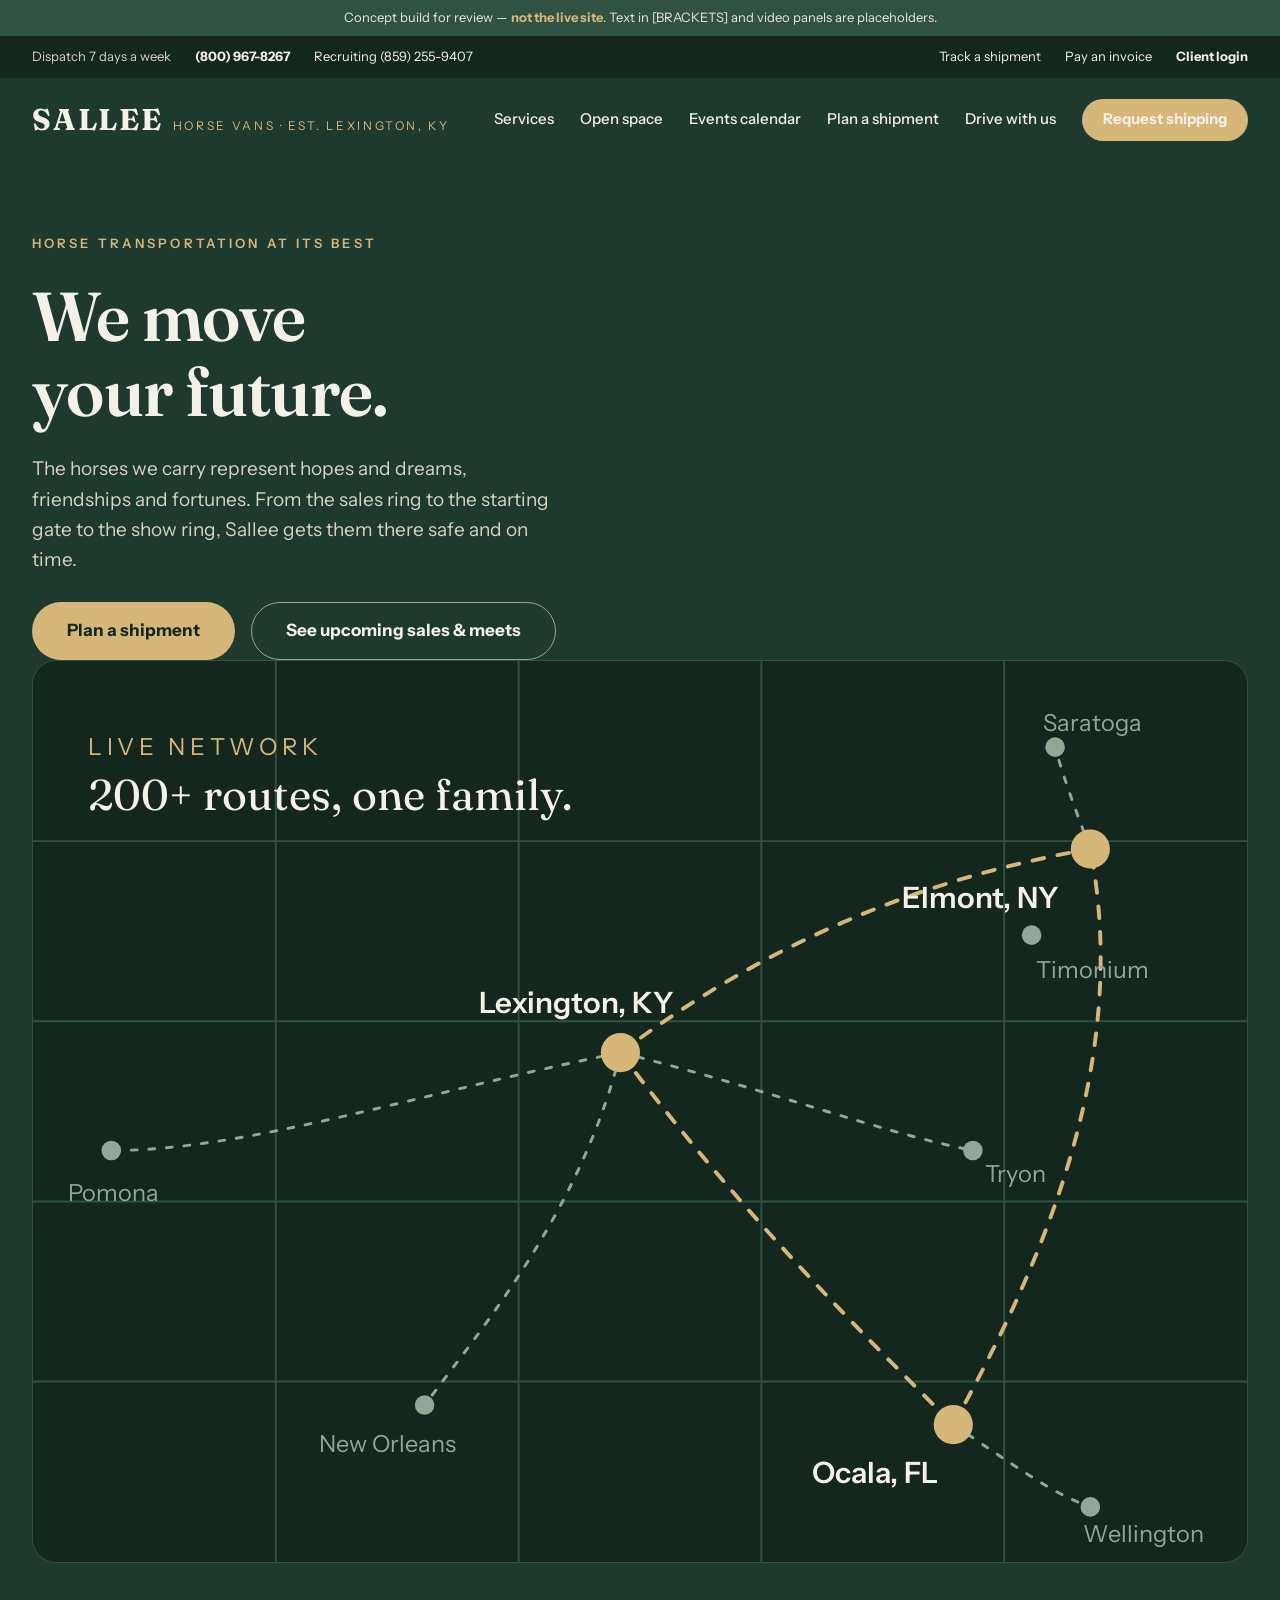
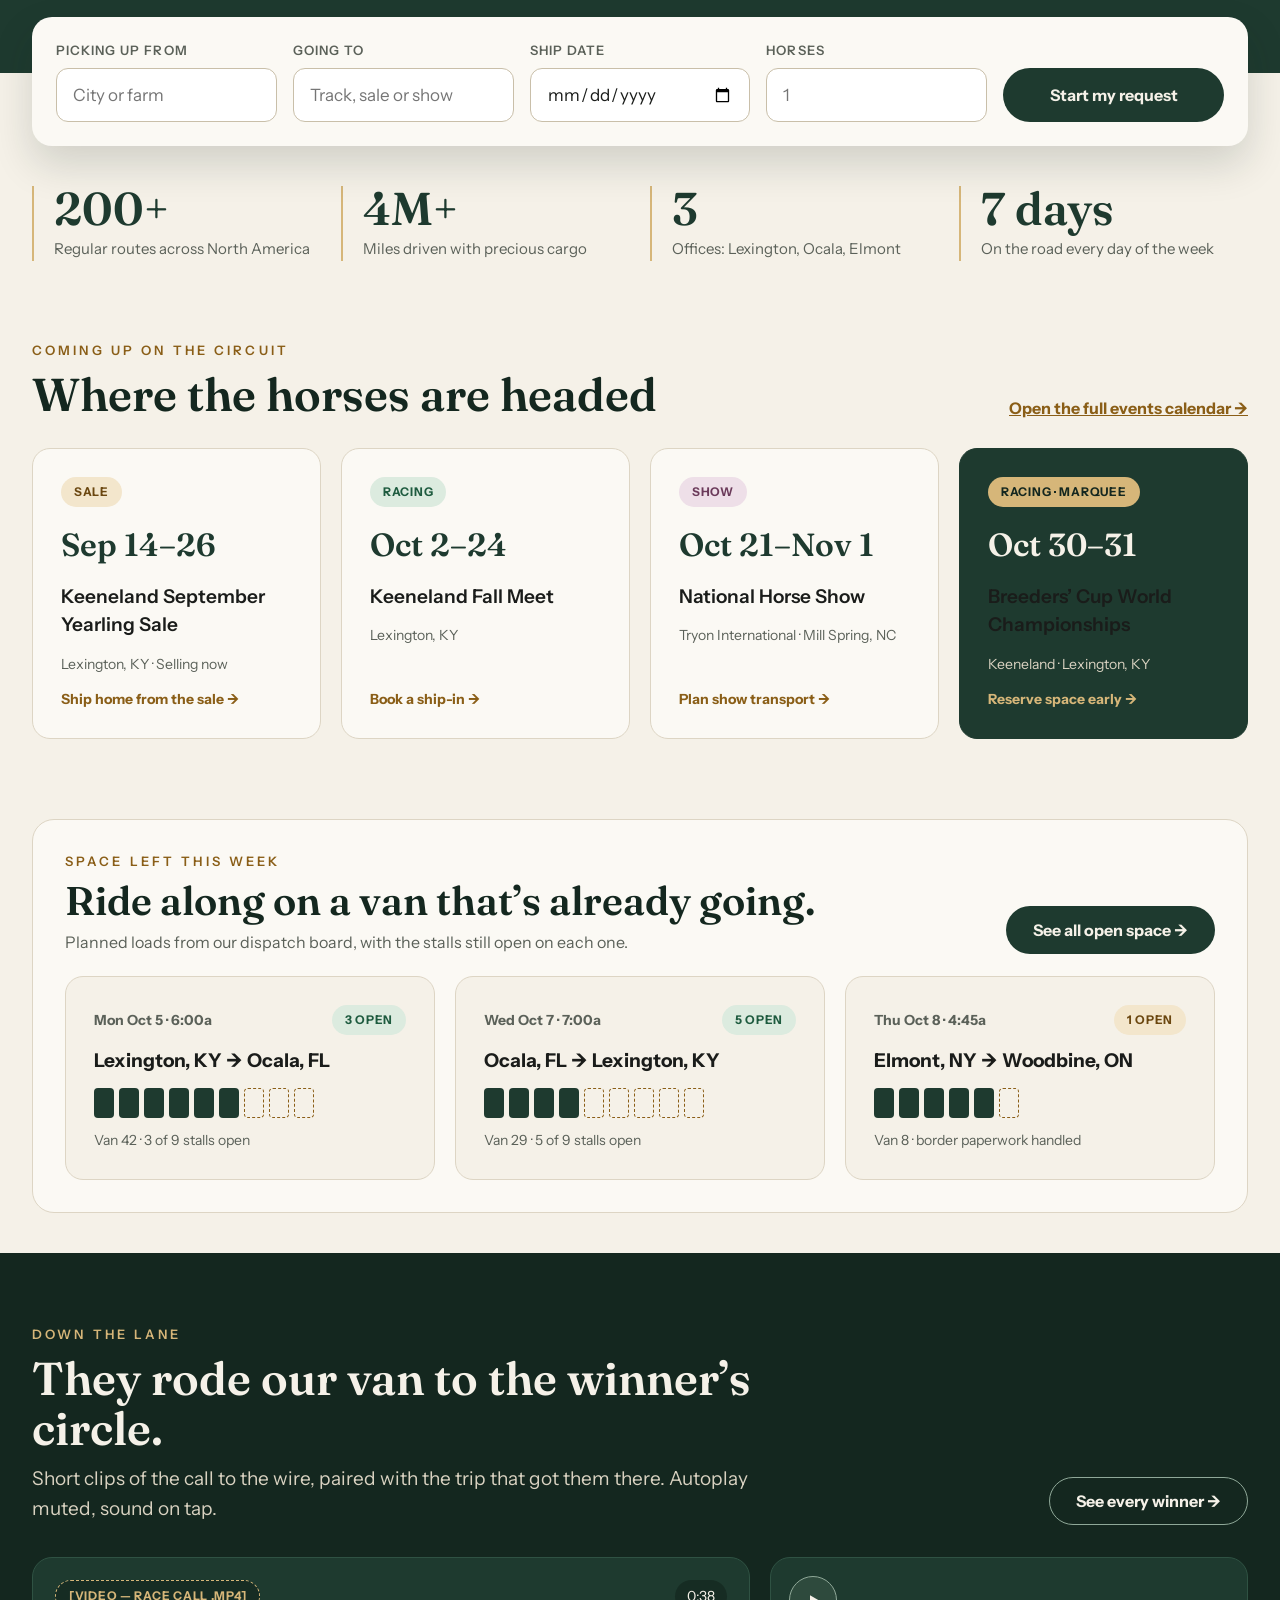
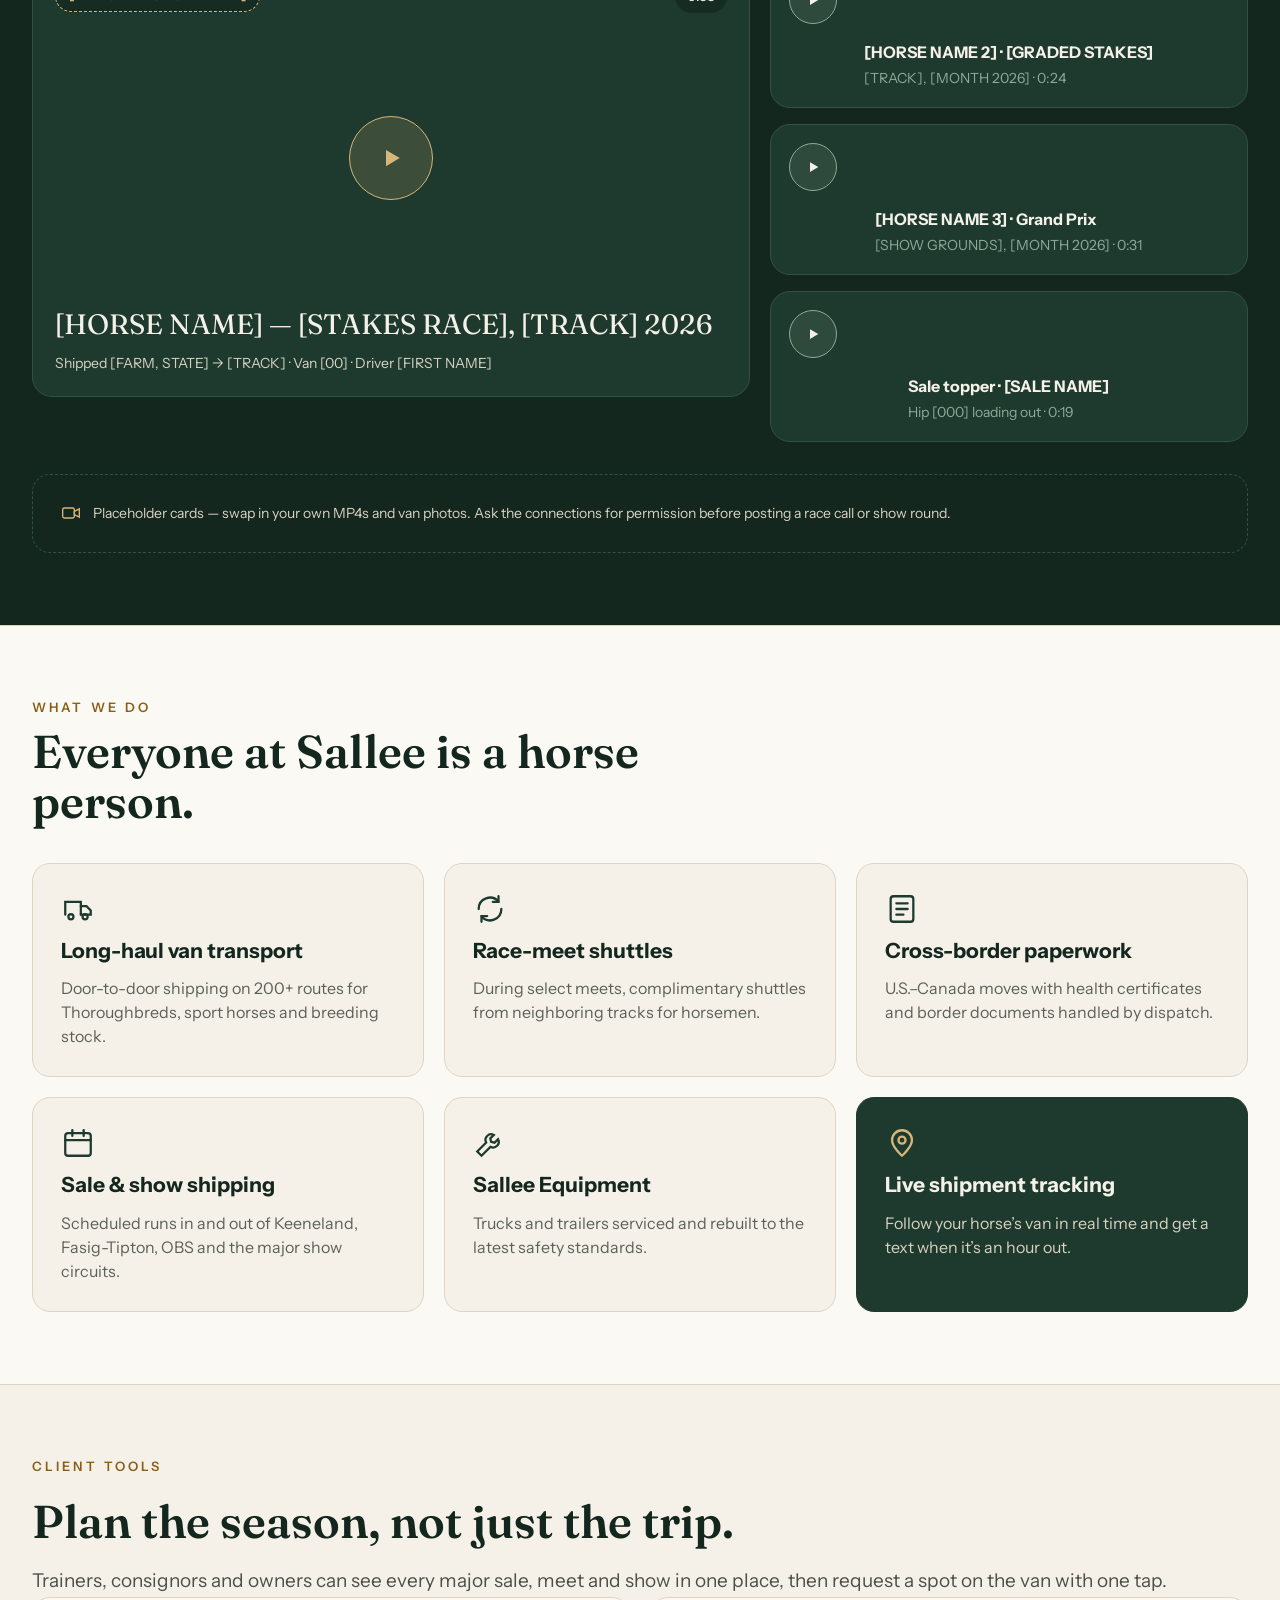
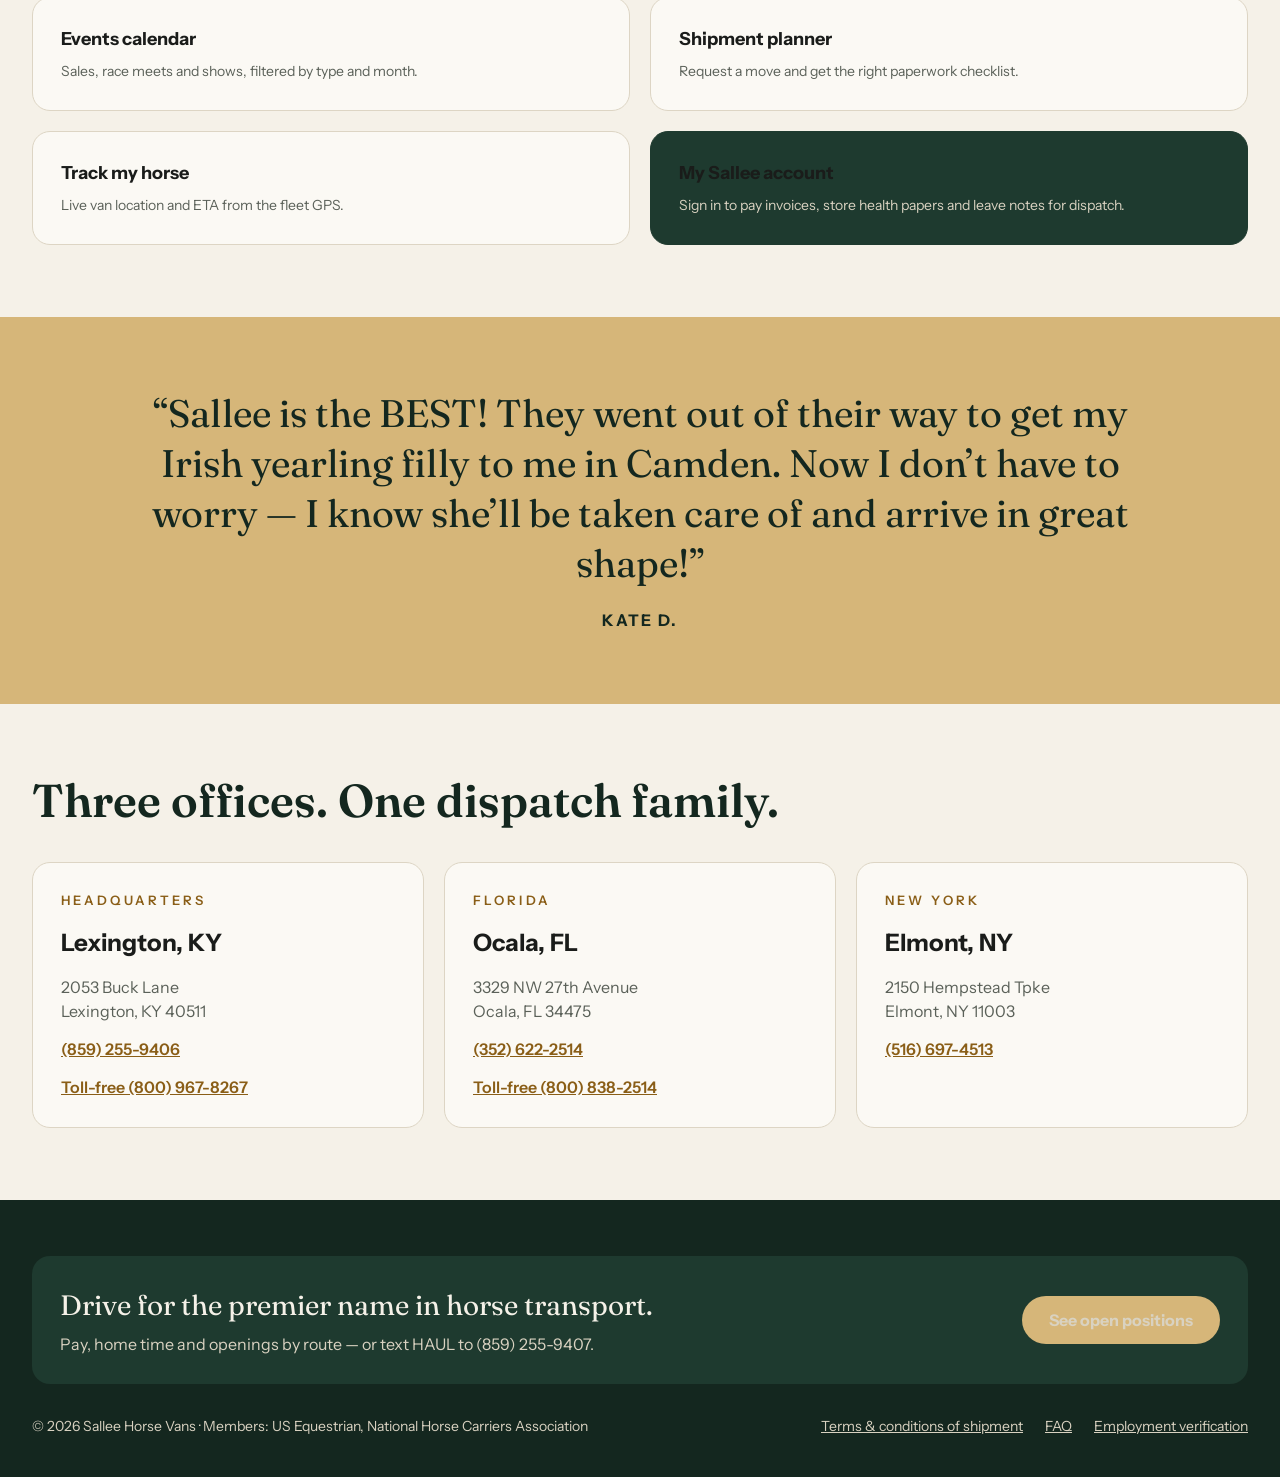
<file: index.html>
<!doctype html>
<html lang="en">
<head>
<meta charset="utf-8">
<meta name="viewport" content="width=device-width, initial-scale=1">
<title>Sallee Horse Vans — Horse transportation at its best</title>
<link rel="preconnect" href="https://fonts.googleapis.com">
<link rel="preconnect" href="https://fonts.gstatic.com" crossorigin>
<link href="https://fonts.googleapis.com/css2?family=Fraunces:opsz,wght@9..144,400;9..144,600;9..144,700&family=Instrument+Sans:wght@400;500;600;700&display=swap" rel="stylesheet">
<style>
/* Sallee Horse Vans — redesign concept
   Shared stylesheet. Colors, type and components for every page. */

:root {
  --ink: #1A1C1A;
  --body: #4A5048;
  --muted: #5B6159;
  --cream: #F5F1E8;
  --card: #FBF9F4;
  --line: #DDD5C4;
  --line-strong: #C9BFA9;
  --green: #1E3A2F;
  --dark: #14271F;
  --sage: #8FA898;
  --gold: #D6B679;
  --brass: #8A5E17;
  --brass-dark: #6B4710;
  --sand: #F3E6CC;
  --mint: #DCEBDF;
  --mint-ink: #1E5B3F;
  --plum: #EEDFE8;
  --plum-ink: #6B3A5A;
  --serif: Fraunces, Georgia, 'Times New Roman', serif;
  --sans: 'Instrument Sans', system-ui, -apple-system, 'Segoe UI', sans-serif;
  --wrap: 1280px;
}

* { box-sizing: border-box; }

html { scroll-behavior: smooth; }

body {
  margin: 0;
  font-family: var(--sans);
  background: var(--cream);
  color: var(--ink);
  font-size: 16px;
  line-height: 1.5;
  -webkit-font-smoothing: antialiased;
}

a { color: var(--brass); }
a:hover { color: var(--brass-dark); }

h1, h2, h3 { font-family: var(--serif); font-weight: 600; color: var(--dark); margin: 0; line-height: 1.08; }
h1 { font-size: clamp(40px, 5.4vw, 72px); letter-spacing: -0.01em; }
h2 { font-size: clamp(30px, 3.6vw, 48px); }
h3 { font-family: var(--sans); font-size: 21px; font-weight: 700; }
p { margin: 0; }

button, input, select, textarea { font-family: inherit; font-size: 16px; color: inherit; }

.wrap { width: 100%; max-width: var(--wrap); margin: 0 auto; padding: 0 32px; }
.stack { display: flex; flex-direction: column; }
.muted { color: var(--muted); }
.lead { font-size: 19px; line-height: 1.6; color: var(--body); }
.small { font-size: 14px; }
.center { text-align: center; }

.eyebrow {
  font-size: 13px; font-weight: 600; letter-spacing: 0.24em;
  text-transform: uppercase; color: var(--brass);
}
.eyebrow--gold { color: var(--gold); }

/* ---------- top bar + header ---------- */

.topbar {
  background: var(--dark); color: #D9D2C1; font-size: 13px;
}
.topbar .wrap { display: flex; align-items: center; justify-content: space-between; gap: 24px; min-height: 42px; flex-wrap: wrap; padding-top: 6px; padding-bottom: 6px; }
.topbar a { color: var(--cream); text-decoration: none; }
.topbar a:hover { text-decoration: underline; }
.topbar-group { display: flex; gap: 24px; align-items: center; flex-wrap: wrap; }

.site-header { background: var(--green); color: var(--cream); position: sticky; top: 0; z-index: 20; }
.site-header .wrap { display: flex; align-items: center; justify-content: space-between; gap: 24px; min-height: 84px; flex-wrap: wrap; }
.brand { display: flex; align-items: baseline; gap: 10px; text-decoration: none; color: var(--cream); }
.brand-mark { font-family: var(--serif); font-size: 30px; font-weight: 700; letter-spacing: 0.06em; }
.brand-sub { font-size: 12px; letter-spacing: 0.22em; text-transform: uppercase; color: var(--gold); }
.nav { display: flex; gap: 26px; align-items: center; font-size: 15px; font-weight: 500; flex-wrap: wrap; }
.nav a { color: var(--cream); text-decoration: none; }
.nav a:hover { color: var(--gold); }
.nav a.is-current { color: var(--gold); font-weight: 700; }

/* ---------- buttons ---------- */

.btn {
  display: inline-flex; align-items: center; justify-content: center; gap: 10px;
  min-height: 48px; padding: 0 26px; border-radius: 999px;
  font-size: 16px; font-weight: 700; text-decoration: none; cursor: pointer;
  border: 1px solid transparent; transition: filter .15s ease, background .15s ease;
}
.btn:hover { filter: brightness(1.06); }
.btn--gold { background: var(--gold); color: var(--dark); }
.btn--green { background: var(--green); color: var(--cream); }
.btn--dark { background: var(--dark); color: var(--cream); }
.btn--outline { background: transparent; color: var(--green); border-color: var(--green); }
.btn--ghost { background: transparent; color: var(--cream); border-color: var(--sage); }
.btn--quiet { background: transparent; color: var(--ink); border-color: var(--line); font-weight: 600; }
.btn--block { width: 100%; }
.btn--sm { min-height: 42px; padding: 0 20px; font-size: 15px; }
.btn--lg { min-height: 58px; padding: 0 34px; font-size: 17px; }

/* ---------- sections + surfaces ---------- */

section { padding: 72px 0; }
section.tight { padding: 40px 0; }
.band-green { background: var(--green); color: var(--cream); }
.band-dark { background: var(--dark); color: var(--cream); }
.band-card { background: var(--card); border-top: 1px solid var(--line); border-bottom: 1px solid var(--line); }
.band-gold { background: var(--gold); color: var(--dark); }
.band-green h1, .band-green h2, .band-dark h1, .band-dark h2 { color: var(--cream); }
.band-green .lead, .band-dark .lead { color: #D9D2C1; }

.card {
  background: var(--card); border: 1px solid var(--line); border-radius: 18px; padding: 28px;
  display: flex; flex-direction: column; gap: 14px;
}
.card--plain { background: var(--cream); }
.card--green { background: var(--green); color: var(--cream); border-color: var(--green); }
.card--dark { background: var(--dark); color: var(--cream); border-color: #2F5243; }
.card--green h3, .card--dark h3 { color: var(--cream); }
.card--dashed { background: transparent; border-style: dashed; border-color: var(--line-strong); }
a.card { text-decoration: none; color: var(--ink); }
a.card:hover { border-color: var(--brass); }
a.card--green:hover, a.card--dark:hover { border-color: var(--gold); }

.grid { display: grid; gap: 20px; }
.grid-2 { grid-template-columns: repeat(2, minmax(0, 1fr)); }
.grid-3 { grid-template-columns: repeat(3, minmax(0, 1fr)); }
.grid-4 { grid-template-columns: repeat(4, minmax(0, 1fr)); }
.split { display: grid; grid-template-columns: minmax(0, 1.5fr) minmax(0, 1fr); gap: 32px; align-items: start; }
.split--even { grid-template-columns: repeat(2, minmax(0, 1fr)); align-items: center; }
.row-between { display: flex; justify-content: space-between; align-items: flex-end; gap: 32px; flex-wrap: wrap; }
.row-center { display: flex; align-items: center; gap: 16px; flex-wrap: wrap; }

/* ---------- pills, chips, tags ---------- */

.tag {
  display: inline-flex; align-items: center; gap: 8px; align-self: flex-start;
  padding: 6px 13px; border-radius: 999px;
  font-size: 12px; font-weight: 700; letter-spacing: 0.06em; text-transform: uppercase;
  background: var(--sand); color: var(--brass-dark);
}
.tag--sale { background: var(--sand); color: var(--brass-dark); }
.tag--racing { background: var(--mint); color: var(--mint-ink); }
.tag--show { background: var(--plum); color: var(--plum-ink); }
.tag--gold { background: var(--gold); color: var(--dark); }
.tag--grey { background: #EDE7DA; color: var(--muted); }
.tag--alert { background: #F6DCDC; color: #8A2F2F; }
.tag--dashed { background: rgba(20,39,31,.72); color: var(--gold); border: 1px dashed var(--gold); }

.chip {
  min-height: 46px; padding: 0 20px; border-radius: 999px;
  background: #fff; color: var(--ink); border: 1px solid var(--line);
  font-size: 15px; font-weight: 600; cursor: pointer;
  display: inline-flex; align-items: center; gap: 9px;
}
.chip[aria-pressed="true"], .chip.is-on { background: var(--green); color: var(--cream); border-color: var(--green); }
.chip-dot { width: 10px; height: 10px; border-radius: 999px; background: var(--gold); }
.chip-row { display: flex; gap: 10px; flex-wrap: wrap; }
.chip--square { border-radius: 10px; min-width: 64px; justify-content: center; }

/* ---------- tabs ---------- */

.tabs { display: flex; gap: 6px; border-bottom: 1px solid var(--line); flex-wrap: wrap; }
.tab {
  padding: 16px 22px; border: 0; background: transparent; cursor: pointer;
  font-size: 17px; font-weight: 500; color: var(--muted);
  border-bottom: 3px solid transparent; margin-bottom: -1px;
}
.tab[aria-selected="true"] { color: var(--dark); font-weight: 700; border-bottom-color: var(--gold); }
.panel[hidden] { display: none; }

/* ---------- stats ---------- */

.stat { display: flex; flex-direction: column; gap: 6px; padding-left: 20px; border-left: 2px solid var(--gold); }
.stat-num { font-family: var(--serif); font-size: 46px; font-weight: 600; color: var(--green); line-height: 1; }
.stat-label { font-size: 15px; color: var(--muted); }
.card--green .stat-num, .card--dark .stat-num { color: var(--gold); }

/* ---------- forms ---------- */

.field { display: flex; flex-direction: column; gap: 8px; }
.field > span, .field > label { font-size: 13px; font-weight: 600; letter-spacing: 0.08em; text-transform: uppercase; color: var(--muted); }
.field input, .field select, .field textarea {
  min-height: 54px; padding: 14px 16px; border: 1px solid var(--line-strong);
  border-radius: 12px; background: #fff; font-size: 17px; color: var(--ink);
}
.field textarea { resize: vertical; line-height: 1.5; }
.field input:focus, .field select:focus, .field textarea:focus { outline: 2px solid var(--green); outline-offset: 1px; }
.check { display: flex; align-items: center; gap: 10px; font-size: 15px; color: var(--body); cursor: pointer; }
.check input { width: 18px; height: 18px; accent-color: var(--green); }
.quote-bar {
  background: var(--card); border-radius: 20px; padding: 24px;
  box-shadow: 0 18px 40px rgba(20,39,31,.16);
  display: grid; grid-template-columns: repeat(5, minmax(0, 1fr)); gap: 16px; align-items: end;
}
.dark-field input { background: var(--green); border-color: #2F5243; color: var(--cream); }
.dark-field > span { color: var(--sage); }

/* ---------- video placeholders ---------- */

.media {
  position: relative; background: var(--green); border: 1px solid #2F5243;
  border-radius: 20px; padding: 22px; color: var(--cream);
  display: flex; flex-direction: column; justify-content: space-between; gap: 18px;
  min-height: 240px;
}
.media--tall { min-height: 440px; }
.media-caption { font-family: var(--serif); font-size: 28px; }
.play {
  align-self: center; width: 84px; height: 84px; border-radius: 999px;
  border: 1px solid var(--gold); background: rgba(214,182,121,.16);
  display: flex; align-items: center; justify-content: center; cursor: pointer;
}
.play--sm { width: 48px; height: 48px; align-self: flex-start; border-color: var(--sage); background: rgba(143,168,152,.14); }
.play svg { fill: var(--gold); }
.play--sm svg { fill: var(--cream); }
.media-row { display: flex; align-items: center; gap: 16px; }

/* ---------- stall pips ---------- */

.stalls { display: flex; gap: 5px; flex-wrap: wrap; }
.stall { width: 20px; height: 30px; border-radius: 4px; background: var(--green); }
.stall--open { background: transparent; border: 1.5px dashed var(--brass); }

/* ---------- tables ---------- */

.table { border: 1px solid var(--line); border-radius: 16px; background: var(--card); overflow: hidden; }
.table-head, .table-row { display: grid; gap: 14px; align-items: center; padding: 16px 22px; }
.table-head {
  background: #F0EADD; font-size: 12px; font-weight: 700;
  letter-spacing: 0.08em; text-transform: uppercase; color: var(--muted);
}
.table-row { border-top: 1px solid #E6DECF; font-size: 15px; }
.table-row.is-selected { background: var(--sand); }

/* ---------- event list ---------- */

.event-row {
  width: 100%; text-align: left; cursor: pointer;
  background: var(--card); border: 1px solid var(--line); border-radius: 16px;
  padding: 14px 20px; display: flex; align-items: center; gap: 20px;
}
.event-row[aria-pressed="true"] { background: #FBF3E2; border-color: #B8862F; }
.event-date {
  width: 92px; flex-shrink: 0; padding: 8px 0; border-radius: 12px; background: var(--cream);
  display: flex; flex-direction: column; align-items: center; gap: 2px;
}
.event-mon { font-size: 12px; font-weight: 700; letter-spacing: .14em; color: var(--brass); }
.event-days { font-family: var(--serif); font-size: 22px; font-weight: 600; color: var(--dark); white-space: nowrap; }
.event-main { flex-grow: 1; display: flex; flex-direction: column; gap: 4px; }
.event-name { font-size: 18px; font-weight: 700; }

/* ---------- footer ---------- */

.site-footer { background: var(--dark); color: #D9D2C1; padding: 56px 0 40px; }
.site-footer a { color: #D9D2C1; }
.site-footer .wrap { display: flex; flex-direction: column; gap: 32px; }
.footer-cta {
  background: var(--green); border-radius: 18px; padding: 28px;
  display: flex; justify-content: space-between; align-items: center; gap: 24px; flex-wrap: wrap;
}
.footer-cta-title { font-family: var(--serif); font-size: 28px; color: var(--cream); }
.footer-bottom { display: flex; justify-content: space-between; gap: 24px; font-size: 14px; flex-wrap: wrap; }
.footer-links { display: flex; gap: 22px; flex-wrap: wrap; }

/* ---------- prototype banner ---------- */

.proto {
  background: #2F5243; color: #EDE7DA; font-size: 13px; text-align: center;
  padding: 8px 16px;
}
.proto strong { color: var(--gold); }

/* ---------- responsive ---------- */

@media (max-width: 1080px) {
  .grid-4 { grid-template-columns: repeat(2, minmax(0, 1fr)); }
  .quote-bar { grid-template-columns: repeat(2, minmax(0, 1fr)); }
  .split, .split--even { grid-template-columns: minmax(0, 1fr); }
}

@media (max-width: 820px) {
  section { padding: 48px 0; }
  .wrap { padding: 0 20px; }
  .grid-2, .grid-3, .grid-4 { grid-template-columns: minmax(0, 1fr); }
  .quote-bar { grid-template-columns: minmax(0, 1fr); }
  .site-header .wrap { min-height: 72px; padding-top: 12px; padding-bottom: 12px; }
  .nav { gap: 16px; font-size: 14px; }
  .event-row { flex-wrap: wrap; }
  .table-head { display: none; }
  .table-row { grid-template-columns: minmax(0, 1fr) !important; gap: 6px; }
  .media--tall { min-height: 320px; }
}

</style>
</head>
<body>

<div class="proto">Concept build for review — <strong>not the live site</strong>. Text in [BRACKETS] and video panels are placeholders.</div>

<div class="topbar">
  <div class="wrap">
    <div class="topbar-group">
      <span>Dispatch 7 days a week</span>
      <a href="tel:+18009678267"><strong>(800) 967-8267</strong></a>
      <a href="drive.html">Recruiting (859) 255-9407</a>
    </div>
    <div class="topbar-group">
      <a href="account.html">Track a shipment</a>
      <a href="account.html">Pay an invoice</a>
      <a href="login.html"><strong>Client login</strong></a>
    </div>
  </div>
</div>

<header class="site-header">
  <div class="wrap">
    <a class="brand" href="index.html">
      <span class="brand-mark">SALLEE</span>
      <span class="brand-sub">Horse Vans · Est. Lexington, KY</span>
    </a>
    <nav class="nav">
      <a href="#services">Services</a>
      <a href="availability.html">Open space</a>
      <a href="calendar.html">Events calendar</a>
      <a href="planner.html">Plan a shipment</a>
      <a href="drive.html">Drive with us</a>
      <a class="btn btn--gold btn--sm" href="planner.html">Request shipping</a>
    </nav>
  </div>
</header>

<!-- ---------- hero ---------- -->
<section class="band-green" style="padding-bottom: 110px;">
  <div class="wrap split--even" style="gap: 56px;">
    <div class="stack" style="gap: 26px;">
      <span class="eyebrow eyebrow--gold">Horse transportation at its best</span>
      <h1>We move<br>your future.</h1>
      <p class="lead" style="max-width: 520px;">The horses we carry represent hopes and dreams, friendships and fortunes. From the sales ring to the starting gate to the show ring, Sallee gets them there safe and on time.</p>
      <div class="row-center">
        <a class="btn btn--gold btn--lg" href="planner.html">Plan a shipment</a>
        <a class="btn btn--ghost btn--lg" href="calendar.html">See upcoming sales &amp; meets</a>
      </div>
    </div>

    <div style="background: var(--dark); border: 1px solid #2F5243; border-radius: 24px; overflow: hidden;">
      <svg viewBox="0 0 620 460" width="100%" role="img" aria-label="Sallee route network between Lexington, Ocala and Elmont" style="display: block;">
        <g stroke="#2F5243" stroke-width="1">
          <line x1="0" y1="92" x2="620" y2="92"/><line x1="0" y1="184" x2="620" y2="184"/>
          <line x1="0" y1="276" x2="620" y2="276"/><line x1="0" y1="368" x2="620" y2="368"/>
          <line x1="124" y1="0" x2="124" y2="460"/><line x1="248" y1="0" x2="248" y2="460"/>
          <line x1="372" y1="0" x2="372" y2="460"/><line x1="496" y1="0" x2="496" y2="460"/>
        </g>
        <g stroke="#D6B679" stroke-width="2" stroke-dasharray="6 7" stroke-linecap="round" fill="none">
          <path d="M300 200 C 380 140, 460 110, 540 96"/>
          <path d="M300 200 C 360 280, 420 340, 470 390"/>
          <path d="M470 390 C 520 300, 560 200, 540 96"/>
        </g>
        <g stroke="#8FA898" stroke-width="1.5" stroke-dasharray="3 6" stroke-linecap="round" fill="none">
          <path d="M300 200 C 200 220, 110 250, 40 250"/>
          <path d="M300 200 C 280 280, 230 340, 200 380"/>
          <path d="M300 200 C 380 220, 430 240, 480 250"/>
          <path d="M470 390 C 500 410, 520 425, 540 432"/>
          <path d="M540 96 C 530 70, 525 55, 522 44"/>
        </g>
        <g fill="#8FA898">
          <circle cx="40" cy="250" r="5"/><circle cx="200" cy="380" r="5"/><circle cx="480" cy="250" r="5"/>
          <circle cx="540" cy="432" r="5"/><circle cx="522" cy="44" r="5"/><circle cx="510" cy="140" r="5"/>
        </g>
        <g fill="#D6B679">
          <circle cx="300" cy="200" r="10"/><circle cx="470" cy="390" r="10"/><circle cx="540" cy="96" r="10"/>
        </g>
        <g fill="#F5F1E8" font-family="Instrument Sans, sans-serif" font-size="15" font-weight="600">
          <text x="228" y="180">Lexington, KY</text><text x="398" y="420">Ocala, FL</text><text x="444" y="126">Elmont, NY</text>
        </g>
        <g fill="#8FA898" font-family="Instrument Sans, sans-serif" font-size="12">
          <text x="18" y="276">Pomona</text><text x="146" y="404">New Orleans</text><text x="486" y="266">Tryon</text>
          <text x="536" y="450">Wellington</text><text x="516" y="36">Saratoga</text><text x="512" y="162">Timonium</text>
        </g>
        <g font-family="Instrument Sans, sans-serif">
          <text x="28" y="48" fill="#D6B679" font-size="12" letter-spacing="2.4">LIVE NETWORK</text>
          <text x="28" y="76" fill="#F5F1E8" font-size="22" font-family="Fraunces, Georgia, serif">200+ routes, one family.</text>
        </g>
      </svg>
    </div>
  </div>
</section>

<!-- ---------- quick quote ---------- -->
<div class="wrap" style="margin-top: -56px; position: relative; z-index: 5;">
  <form class="quote-bar" data-demo>
    <label class="field"><span>Picking up from</span><input type="text" placeholder="City or farm"></label>
    <label class="field"><span>Going to</span><input type="text" placeholder="Track, sale or show"></label>
    <label class="field"><span>Ship date</span><input type="date"></label>
    <label class="field"><span>Horses</span><input type="number" min="1" placeholder="1"></label>
    <a class="btn btn--green" style="height: 54px;" href="planner.html">Start my request</a>
  </form>
</div>

<!-- ---------- stats ---------- -->
<section class="tight">
  <div class="wrap grid grid-4">
    <div class="stat"><span class="stat-num">200+</span><span class="stat-label">Regular routes across North America</span></div>
    <div class="stat"><span class="stat-num">4M+</span><span class="stat-label">Miles driven with precious cargo</span></div>
    <div class="stat"><span class="stat-num">3</span><span class="stat-label">Offices: Lexington, Ocala, Elmont</span></div>
    <div class="stat"><span class="stat-num">7 days</span><span class="stat-label">On the road every day of the week</span></div>
  </div>
</section>

<!-- ---------- upcoming events ---------- -->
<section class="tight">
  <div class="wrap stack" style="gap: 28px;">
    <div class="row-between">
      <div class="stack" style="gap: 10px;">
        <span class="eyebrow">Coming up on the circuit</span>
        <h2>Where the horses are headed</h2>
      </div>
      <a href="calendar.html" style="font-weight: 700;">Open the full events calendar →</a>
    </div>
    <div class="grid grid-4">
      <a class="card" href="calendar.html">
        <span class="tag tag--sale">Sale</span>
        <span style="font-family: var(--serif); font-size: 32px; font-weight: 600; color: var(--green);">Sep 14–26</span>
        <span style="font-size: 19px; font-weight: 600;">Keeneland September Yearling Sale</span>
        <span class="small muted">Lexington, KY · Selling now</span>
        <span class="small" style="margin-top: auto; font-weight: 700; color: var(--brass);">Ship home from the sale →</span>
      </a>
      <a class="card" href="calendar.html">
        <span class="tag tag--racing">Racing</span>
        <span style="font-family: var(--serif); font-size: 32px; font-weight: 600; color: var(--green);">Oct 2–24</span>
        <span style="font-size: 19px; font-weight: 600;">Keeneland Fall Meet</span>
        <span class="small muted">Lexington, KY</span>
        <span class="small" style="margin-top: auto; font-weight: 700; color: var(--brass);">Book a ship-in →</span>
      </a>
      <a class="card" href="calendar.html">
        <span class="tag tag--show">Show</span>
        <span style="font-family: var(--serif); font-size: 32px; font-weight: 600; color: var(--green);">Oct 21–Nov 1</span>
        <span style="font-size: 19px; font-weight: 600;">National Horse Show</span>
        <span class="small muted">Tryon International · Mill Spring, NC</span>
        <span class="small" style="margin-top: auto; font-weight: 700; color: var(--brass);">Plan show transport →</span>
      </a>
      <a class="card card--green" href="calendar.html">
        <span class="tag tag--gold">Racing · Marquee</span>
        <span style="font-family: var(--serif); font-size: 32px; font-weight: 600; color: var(--cream);">Oct 30–31</span>
        <span style="font-size: 19px; font-weight: 600;">Breeders’ Cup World Championships</span>
        <span class="small" style="color: #D9D2C1;">Keeneland · Lexington, KY</span>
        <span class="small" style="margin-top: auto; font-weight: 700; color: var(--gold);">Reserve space early →</span>
      </a>
    </div>
  </div>
</section>

<!-- ---------- open space this week ---------- -->
<section class="tight">
  <div class="wrap">
    <div class="card" style="gap: 22px; border-radius: 22px; padding: 32px;">
      <div class="row-between">
        <div class="stack" style="gap: 8px;">
          <span class="eyebrow">Space left this week</span>
          <h2 style="font-size: clamp(28px, 3.2vw, 40px);">Ride along on a van that’s already going.</h2>
          <span class="muted">Planned loads from our dispatch board, with the stalls still open on each one.</span>
        </div>
        <a class="btn btn--green" href="availability.html">See all open space →</a>
      </div>
      <div class="grid grid-3">
        <a class="card card--plain" href="availability.html" style="gap: 12px;">
          <div class="row-between" style="align-items: center;">
            <span class="small" style="font-weight: 700; color: var(--muted);">Mon Oct 5 · 6:00a</span>
            <span class="tag tag--racing">3 open</span>
          </div>
          <span style="font-size: 19px; font-weight: 700;">Lexington, KY → Ocala, FL</span>
          <div class="stalls">
            <span class="stall"></span><span class="stall"></span><span class="stall"></span><span class="stall"></span>
            <span class="stall"></span><span class="stall"></span>
            <span class="stall stall--open"></span><span class="stall stall--open"></span><span class="stall stall--open"></span>
          </div>
          <span class="small muted">Van 42 · 3 of 9 stalls open</span>
        </a>
        <a class="card card--plain" href="availability.html" style="gap: 12px;">
          <div class="row-between" style="align-items: center;">
            <span class="small" style="font-weight: 700; color: var(--muted);">Wed Oct 7 · 7:00a</span>
            <span class="tag tag--racing">5 open</span>
          </div>
          <span style="font-size: 19px; font-weight: 700;">Ocala, FL → Lexington, KY</span>
          <div class="stalls">
            <span class="stall"></span><span class="stall"></span><span class="stall"></span><span class="stall"></span>
            <span class="stall stall--open"></span><span class="stall stall--open"></span><span class="stall stall--open"></span>
            <span class="stall stall--open"></span><span class="stall stall--open"></span>
          </div>
          <span class="small muted">Van 29 · 5 of 9 stalls open</span>
        </a>
        <a class="card card--plain" href="availability.html" style="gap: 12px;">
          <div class="row-between" style="align-items: center;">
            <span class="small" style="font-weight: 700; color: var(--muted);">Thu Oct 8 · 4:45a</span>
            <span class="tag tag--sale">1 open</span>
          </div>
          <span style="font-size: 19px; font-weight: 700;">Elmont, NY → Woodbine, ON</span>
          <div class="stalls">
            <span class="stall"></span><span class="stall"></span><span class="stall"></span>
            <span class="stall"></span><span class="stall"></span><span class="stall stall--open"></span>
          </div>
          <span class="small muted">Van 8 · border paperwork handled</span>
        </a>
      </div>
    </div>
  </div>
</section>

<!-- ---------- winner's circle video ---------- -->
<section class="band-dark" id="winners">
  <div class="wrap stack" style="gap: 32px;">
    <div class="row-between">
      <div class="stack" style="gap: 10px; max-width: 760px;">
        <span class="eyebrow eyebrow--gold">Down the lane</span>
        <h2>They rode our van to the winner’s circle.</h2>
        <p class="lead">Short clips of the call to the wire, paired with the trip that got them there. Autoplay muted, sound on tap.</p>
      </div>
      <a class="btn btn--ghost" href="#winners">See every winner →</a>
    </div>

    <div class="split" style="gap: 20px;">
      <div class="media media--tall">
        <div class="row-between" style="align-items: flex-start;">
          <span class="tag tag--dashed" data-play-note>[VIDEO — race call .mp4]</span>
          <span class="small" style="padding: 6px 12px; border-radius: 999px; background: rgba(20,39,31,.72);">0:38</span>
        </div>
        <button class="play" type="button" data-play aria-label="Play the winning call for [HORSE NAME]">
          <svg width="30" height="30" viewBox="0 0 24 24" aria-hidden="true"><path d="M8 5.5v13l11-6.5z"/></svg>
        </button>
        <div class="stack" style="gap: 8px;">
          <span class="media-caption">[HORSE NAME] — [STAKES RACE], [TRACK] 2026</span>
          <span class="small" style="color: #D9D2C1;">Shipped [FARM, STATE] → [TRACK] · Van [00] · Driver [FIRST NAME]</span>
        </div>
      </div>

      <div class="stack" style="gap: 16px;">
        <div class="media media-row" style="min-height: 0; padding: 18px;">
          <button class="play play--sm" type="button" data-play aria-label="Play the winning call for [HORSE NAME 2]">
            <svg width="18" height="18" viewBox="0 0 24 24" aria-hidden="true"><path d="M8 5.5v13l11-6.5z"/></svg>
          </button>
          <div class="stack" style="gap: 4px;">
            <span style="font-weight: 700;">[HORSE NAME 2] · [GRADED STAKES]</span>
            <span class="small" style="color: var(--sage);" data-play-note>[TRACK], [MONTH 2026] · 0:24</span>
          </div>
        </div>
        <div class="media media-row" style="min-height: 0; padding: 18px;">
          <button class="play play--sm" type="button" data-play aria-label="Play the winning round for [HORSE NAME 3]">
            <svg width="18" height="18" viewBox="0 0 24 24" aria-hidden="true"><path d="M8 5.5v13l11-6.5z"/></svg>
          </button>
          <div class="stack" style="gap: 4px;">
            <span style="font-weight: 700;">[HORSE NAME 3] · Grand Prix</span>
            <span class="small" style="color: var(--sage);" data-play-note>[SHOW GROUNDS], [MONTH 2026] · 0:31</span>
          </div>
        </div>
        <div class="media media-row" style="min-height: 0; padding: 18px;">
          <button class="play play--sm" type="button" data-play aria-label="Play the sale ring clip for [HORSE NAME 4]">
            <svg width="18" height="18" viewBox="0 0 24 24" aria-hidden="true"><path d="M8 5.5v13l11-6.5z"/></svg>
          </button>
          <div class="stack" style="gap: 4px;">
            <span style="font-weight: 700;">Sale topper · [SALE NAME]</span>
            <span class="small" style="color: var(--sage);" data-play-note>Hip [000] loading out · 0:19</span>
          </div>
        </div>
      </div>
    </div>

    <div class="card card--dashed" style="flex-direction: row; align-items: center; gap: 12px; color: #D9D2C1; border-color: #2F5243;">
      <svg width="20" height="20" viewBox="0 0 24 24" fill="none" stroke="#D6B679" stroke-width="1.6" stroke-linecap="round" aria-hidden="true"><rect x="2" y="6" width="14" height="12" rx="2"/><path d="M16 10l6-3v10l-6-3z"/></svg>
      <span class="small">Placeholder cards — swap in your own MP4s and van photos. Ask the connections for permission before posting a race call or show round.</span>
    </div>
  </div>
</section>

<!-- ---------- services ---------- -->
<section class="band-card" id="services">
  <div class="wrap stack" style="gap: 36px;">
    <div class="stack" style="gap: 10px; max-width: 760px;">
      <span class="eyebrow">What we do</span>
      <h2>Everyone at Sallee is a horse person.</h2>
    </div>
    <div class="grid grid-3">
      <div class="card card--plain">
        <svg width="34" height="34" viewBox="0 0 24 24" fill="none" stroke="#1E3A2F" stroke-width="1.6" stroke-linecap="round" aria-hidden="true"><path d="M3 16V7h11v9"/><path d="M14 10h4l3 3v3h-7"/><circle cx="7" cy="17.5" r="1.8"/><circle cx="17" cy="17.5" r="1.8"/></svg>
        <h3>Long-haul van transport</h3>
        <p class="muted">Door-to-door shipping on 200+ routes for Thoroughbreds, sport horses and breeding stock.</p>
      </div>
      <div class="card card--plain">
        <svg width="34" height="34" viewBox="0 0 24 24" fill="none" stroke="#1E3A2F" stroke-width="1.6" stroke-linecap="round" aria-hidden="true"><path d="M4 12a8 8 0 0 1 14-5.3"/><path d="M20 12a8 8 0 0 1-14 5.3"/><path d="M18 3v4h-4"/><path d="M6 21v-4h4"/></svg>
        <h3>Race-meet shuttles</h3>
        <p class="muted">During select meets, complimentary shuttles from neighboring tracks for horsemen.</p>
      </div>
      <div class="card card--plain">
        <svg width="34" height="34" viewBox="0 0 24 24" fill="none" stroke="#1E3A2F" stroke-width="1.6" stroke-linecap="round" aria-hidden="true"><rect x="4" y="3" width="16" height="18" rx="2"/><path d="M8 8h8"/><path d="M8 12h8"/><path d="M8 16h5"/></svg>
        <h3>Cross-border paperwork</h3>
        <p class="muted">U.S.–Canada moves with health certificates and border documents handled by dispatch.</p>
      </div>
      <div class="card card--plain">
        <svg width="34" height="34" viewBox="0 0 24 24" fill="none" stroke="#1E3A2F" stroke-width="1.6" stroke-linecap="round" aria-hidden="true"><rect x="3" y="5" width="18" height="16" rx="2"/><path d="M3 10h18"/><path d="M8 3v4"/><path d="M16 3v4"/></svg>
        <h3>Sale &amp; show shipping</h3>
        <p class="muted">Scheduled runs in and out of Keeneland, Fasig-Tipton, OBS and the major show circuits.</p>
      </div>
      <div class="card card--plain">
        <svg width="34" height="34" viewBox="0 0 24 24" fill="none" stroke="#1E3A2F" stroke-width="1.6" stroke-linecap="round" aria-hidden="true"><path d="M14.7 6.3a4 4 0 0 0-5.4 5.4L3 18l3 3 6.3-6.3a4 4 0 0 0 5.4-5.4l-2.5 2.5-2.4-.6-.6-2.4z"/></svg>
        <h3>Sallee Equipment</h3>
        <p class="muted">Trucks and trailers serviced and rebuilt to the latest safety standards.</p>
      </div>
      <div class="card card--green">
        <svg width="34" height="34" viewBox="0 0 24 24" fill="none" stroke="#D6B679" stroke-width="1.6" stroke-linecap="round" aria-hidden="true"><path d="M12 21s-7-6.2-7-11a7 7 0 0 1 14 0c0 4.8-7 11-7 11z"/><circle cx="12" cy="10" r="2.5"/></svg>
        <h3>Live shipment tracking</h3>
        <p style="color: #D9D2C1;">Follow your horse’s van in real time and get a text when it’s an hour out.</p>
      </div>
    </div>
  </div>
</section>

<!-- ---------- client tools ---------- -->
<section>
  <div class="wrap split--even" style="gap: 56px;">
    <div class="stack" style="gap: 20px;">
      <span class="eyebrow">Client tools</span>
      <h2>Plan the season, not just the trip.</h2>
      <p class="lead">Trainers, consignors and owners can see every major sale, meet and show in one place, then request a spot on the van with one tap.</p>
    </div>
    <div class="grid grid-2">
      <a class="card" href="calendar.html" style="gap: 8px;">
        <span style="font-size: 18px; font-weight: 700;">Events calendar</span>
        <span class="small muted">Sales, race meets and shows, filtered by type and month.</span>
      </a>
      <a class="card" href="planner.html" style="gap: 8px;">
        <span style="font-size: 18px; font-weight: 700;">Shipment planner</span>
        <span class="small muted">Request a move and get the right paperwork checklist.</span>
      </a>
      <a class="card" href="account.html" style="gap: 8px;">
        <span style="font-size: 18px; font-weight: 700;">Track my horse</span>
        <span class="small muted">Live van location and ETA from the fleet GPS.</span>
      </a>
      <a class="card card--green" href="login.html" style="gap: 8px;">
        <span style="font-size: 18px; font-weight: 700;">My Sallee account</span>
        <span class="small" style="color: #D9D2C1;">Sign in to pay invoices, store health papers and leave notes for dispatch.</span>
      </a>
    </div>
  </div>
</section>

<!-- ---------- testimonial ---------- -->
<section class="band-gold">
  <div class="wrap stack center" style="gap: 20px; align-items: center;">
    <p style="max-width: 980px; font-family: var(--serif); font-size: clamp(26px, 3vw, 40px); line-height: 1.3;">“Sallee is the BEST! They went out of their way to get my Irish yearling filly to me in Camden. Now I don’t have to worry — I know she’ll be taken care of and arrive in great shape!”</p>
    <span style="font-weight: 700; letter-spacing: .12em; text-transform: uppercase;">Kate D.</span>
  </div>
</section>

<!-- ---------- offices ---------- -->
<section id="routes">
  <div class="wrap stack" style="gap: 36px;">
    <h2>Three offices. One dispatch family.</h2>
    <div class="grid grid-3">
      <div class="card">
        <span class="eyebrow">Headquarters</span>
        <span style="font-size: 24px; font-weight: 700;">Lexington, KY</span>
        <span class="muted">2053 Buck Lane<br>Lexington, KY 40511</span>
        <a href="tel:+18592559406" style="font-weight: 600;">(859) 255-9406</a>
        <a href="tel:+18009678267" style="font-weight: 600;">Toll-free (800) 967-8267</a>
      </div>
      <div class="card">
        <span class="eyebrow">Florida</span>
        <span style="font-size: 24px; font-weight: 700;">Ocala, FL</span>
        <span class="muted">3329 NW 27th Avenue<br>Ocala, FL 34475</span>
        <a href="tel:+13526222514" style="font-weight: 600;">(352) 622-2514</a>
        <a href="tel:+18008382514" style="font-weight: 600;">Toll-free (800) 838-2514</a>
      </div>
      <div class="card">
        <span class="eyebrow">New York</span>
        <span style="font-size: 24px; font-weight: 700;">Elmont, NY</span>
        <span class="muted">2150 Hempstead Tpke<br>Elmont, NY 11003</span>
        <a href="tel:+15166974513" style="font-weight: 600;">(516) 697-4513</a>
      </div>
    </div>
  </div>
</section>

<footer class="site-footer">
  <div class="wrap">
    <div class="footer-cta">
      <div class="stack" style="gap: 6px;">
        <span class="footer-cta-title">Drive for the premier name in horse transport.</span>
        <span>Pay, home time and openings by route — or text HAUL to (859) 255-9407.</span>
      </div>
      <a class="btn btn--gold" href="drive.html">See open positions</a>
    </div>
    <div class="footer-bottom">
      <span>© <span data-year>2026</span> Sallee Horse Vans · Members: US Equestrian, National Horse Carriers Association</span>
      <div class="footer-links">
        <a href="#terms">Terms &amp; conditions of shipment</a>
        <a href="#faq">FAQ</a>
        <a href="#verify">Employment verification</a>
      </div>
    </div>
  </div>
</footer>

<script>
/* Sallee Horse Vans — redesign concept
   Shared behaviour: tabs, chip groups, placeholder video buttons. */

(function () {
  'use strict';

  /* Tabs: <div data-tabs> with buttons [data-tab] and panels [data-panel] */
  document.querySelectorAll('[data-tabs]').forEach(function (group) {
    var scope = document.querySelector(group.getAttribute('data-tabs')) || document;
    var tabs = group.querySelectorAll('[data-tab]');
    tabs.forEach(function (tab) {
      tab.addEventListener('click', function () {
        var name = tab.getAttribute('data-tab');
        tabs.forEach(function (t) {
          t.setAttribute('aria-selected', String(t === tab));
        });
        scope.querySelectorAll('[data-panel]').forEach(function (panel) {
          panel.hidden = panel.getAttribute('data-panel') !== name;
        });
      });
    });
  });

  /* Single-choice chip groups: <div data-choice="name"> with buttons */
  document.querySelectorAll('[data-choice]').forEach(function (group) {
    group.addEventListener('click', function (event) {
      var button = event.target.closest('button');
      if (!button || !group.contains(button)) { return; }
      group.querySelectorAll('button').forEach(function (b) {
        b.setAttribute('aria-pressed', String(b === button));
      });
      group.dispatchEvent(new CustomEvent('choice', {
        detail: { value: button.getAttribute('data-value') }
      }));
    });
  });

  /* Video placeholders — this is a concept build, so they just say so. */
  document.querySelectorAll('[data-play]').forEach(function (button) {
    button.addEventListener('click', function () {
      var note = button.closest('.media') || button.parentElement;
      var flag = note.querySelector('[data-play-note]');
      if (flag) {
        flag.textContent = 'Placeholder — drop the real clip in here.';
      }
    });
  });

  /* Forms in the concept never submit anywhere. */
  document.querySelectorAll('form[data-demo]').forEach(function (form) {
    form.addEventListener('submit', function (event) {
      event.preventDefault();
      var done = form.querySelector('[data-demo-note]');
      if (done) { done.hidden = false; }
    });
  });

  var year = document.querySelector('[data-year]');
  if (year) { year.textContent = new Date().getFullYear(); }
}());

</script>
</body>
</html>
</file>
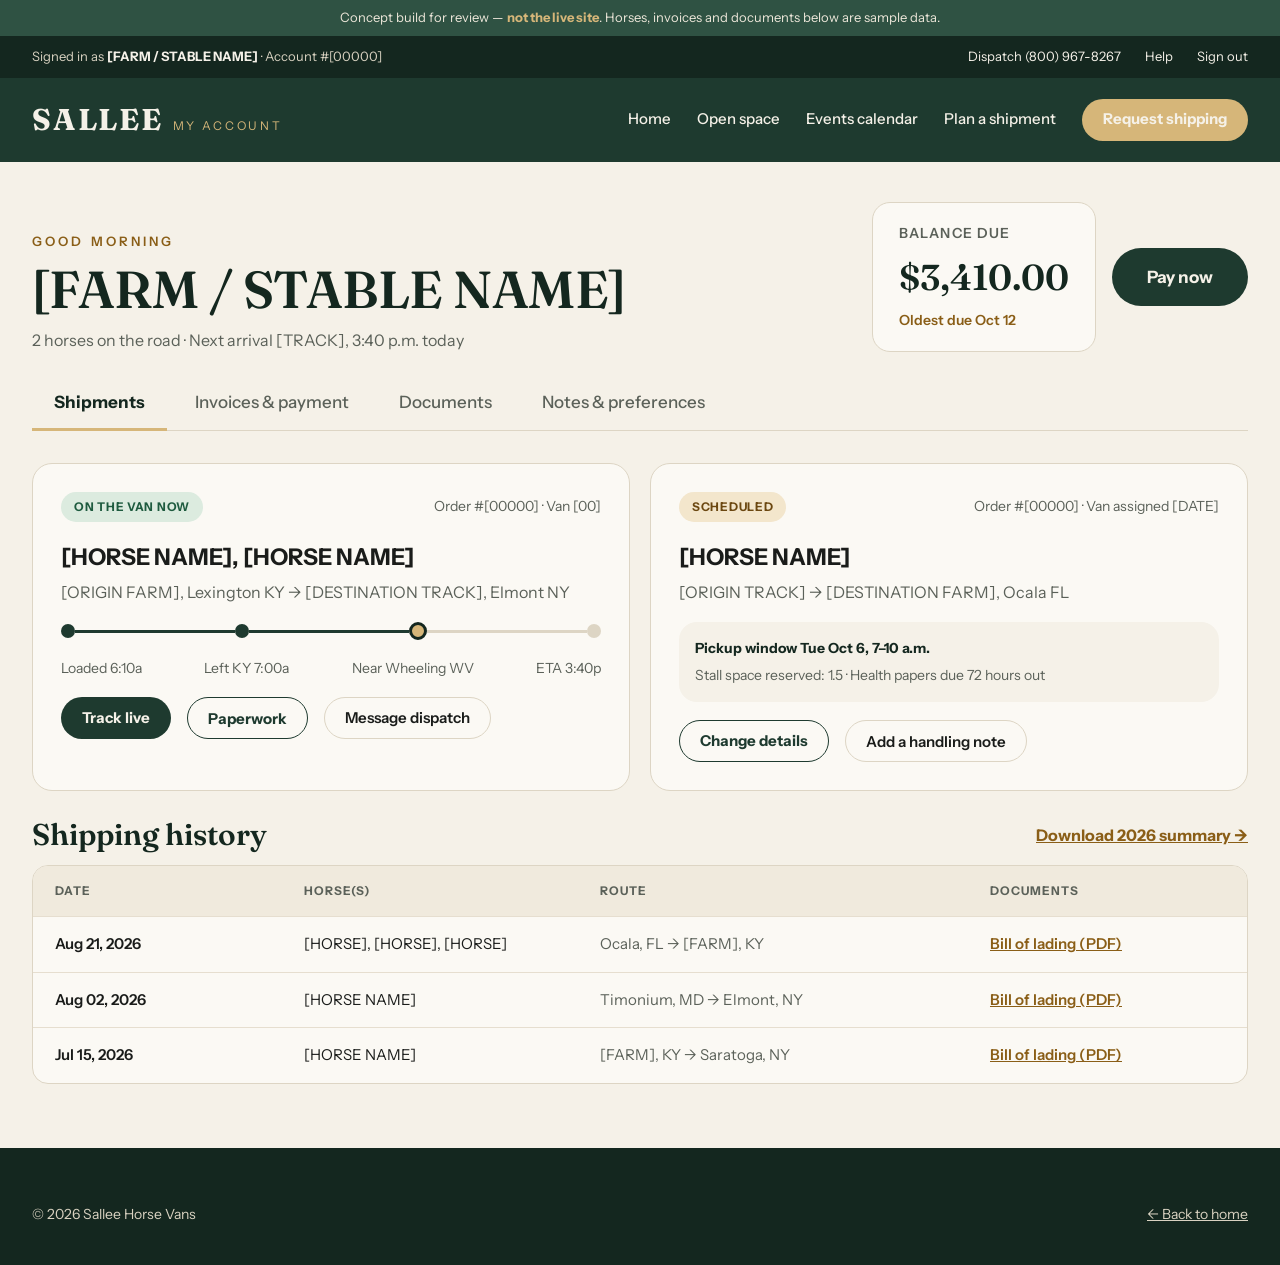
<file: account.html>
<!doctype html>
<html lang="en">
<head>
<meta charset="utf-8">
<meta name="viewport" content="width=device-width, initial-scale=1">
<title>My account — Sallee Horse Vans</title>
<link rel="preconnect" href="https://fonts.googleapis.com">
<link rel="preconnect" href="https://fonts.gstatic.com" crossorigin>
<link href="https://fonts.googleapis.com/css2?family=Fraunces:opsz,wght@9..144,400;9..144,600;9..144,700&family=Instrument+Sans:wght@400;500;600;700&display=swap" rel="stylesheet">
<style>
/* Sallee Horse Vans — redesign concept
   Shared stylesheet. Colors, type and components for every page. */

:root {
  --ink: #1A1C1A;
  --body: #4A5048;
  --muted: #5B6159;
  --cream: #F5F1E8;
  --card: #FBF9F4;
  --line: #DDD5C4;
  --line-strong: #C9BFA9;
  --green: #1E3A2F;
  --dark: #14271F;
  --sage: #8FA898;
  --gold: #D6B679;
  --brass: #8A5E17;
  --brass-dark: #6B4710;
  --sand: #F3E6CC;
  --mint: #DCEBDF;
  --mint-ink: #1E5B3F;
  --plum: #EEDFE8;
  --plum-ink: #6B3A5A;
  --serif: Fraunces, Georgia, 'Times New Roman', serif;
  --sans: 'Instrument Sans', system-ui, -apple-system, 'Segoe UI', sans-serif;
  --wrap: 1280px;
}

* { box-sizing: border-box; }

html { scroll-behavior: smooth; }

body {
  margin: 0;
  font-family: var(--sans);
  background: var(--cream);
  color: var(--ink);
  font-size: 16px;
  line-height: 1.5;
  -webkit-font-smoothing: antialiased;
}

a { color: var(--brass); }
a:hover { color: var(--brass-dark); }

h1, h2, h3 { font-family: var(--serif); font-weight: 600; color: var(--dark); margin: 0; line-height: 1.08; }
h1 { font-size: clamp(40px, 5.4vw, 72px); letter-spacing: -0.01em; }
h2 { font-size: clamp(30px, 3.6vw, 48px); }
h3 { font-family: var(--sans); font-size: 21px; font-weight: 700; }
p { margin: 0; }

button, input, select, textarea { font-family: inherit; font-size: 16px; color: inherit; }

.wrap { width: 100%; max-width: var(--wrap); margin: 0 auto; padding: 0 32px; }
.stack { display: flex; flex-direction: column; }
.muted { color: var(--muted); }
.lead { font-size: 19px; line-height: 1.6; color: var(--body); }
.small { font-size: 14px; }
.center { text-align: center; }

.eyebrow {
  font-size: 13px; font-weight: 600; letter-spacing: 0.24em;
  text-transform: uppercase; color: var(--brass);
}
.eyebrow--gold { color: var(--gold); }

/* ---------- top bar + header ---------- */

.topbar {
  background: var(--dark); color: #D9D2C1; font-size: 13px;
}
.topbar .wrap { display: flex; align-items: center; justify-content: space-between; gap: 24px; min-height: 42px; flex-wrap: wrap; padding-top: 6px; padding-bottom: 6px; }
.topbar a { color: var(--cream); text-decoration: none; }
.topbar a:hover { text-decoration: underline; }
.topbar-group { display: flex; gap: 24px; align-items: center; flex-wrap: wrap; }

.site-header { background: var(--green); color: var(--cream); position: sticky; top: 0; z-index: 20; }
.site-header .wrap { display: flex; align-items: center; justify-content: space-between; gap: 24px; min-height: 84px; flex-wrap: wrap; }
.brand { display: flex; align-items: baseline; gap: 10px; text-decoration: none; color: var(--cream); }
.brand-mark { font-family: var(--serif); font-size: 30px; font-weight: 700; letter-spacing: 0.06em; }
.brand-sub { font-size: 12px; letter-spacing: 0.22em; text-transform: uppercase; color: var(--gold); }
.nav { display: flex; gap: 26px; align-items: center; font-size: 15px; font-weight: 500; flex-wrap: wrap; }
.nav a { color: var(--cream); text-decoration: none; }
.nav a:hover { color: var(--gold); }
.nav a.is-current { color: var(--gold); font-weight: 700; }

/* ---------- buttons ---------- */

.btn {
  display: inline-flex; align-items: center; justify-content: center; gap: 10px;
  min-height: 48px; padding: 0 26px; border-radius: 999px;
  font-size: 16px; font-weight: 700; text-decoration: none; cursor: pointer;
  border: 1px solid transparent; transition: filter .15s ease, background .15s ease;
}
.btn:hover { filter: brightness(1.06); }
.btn--gold { background: var(--gold); color: var(--dark); }
.btn--green { background: var(--green); color: var(--cream); }
.btn--dark { background: var(--dark); color: var(--cream); }
.btn--outline { background: transparent; color: var(--green); border-color: var(--green); }
.btn--ghost { background: transparent; color: var(--cream); border-color: var(--sage); }
.btn--quiet { background: transparent; color: var(--ink); border-color: var(--line); font-weight: 600; }
.btn--block { width: 100%; }
.btn--sm { min-height: 42px; padding: 0 20px; font-size: 15px; }
.btn--lg { min-height: 58px; padding: 0 34px; font-size: 17px; }

/* ---------- sections + surfaces ---------- */

section { padding: 72px 0; }
section.tight { padding: 40px 0; }
.band-green { background: var(--green); color: var(--cream); }
.band-dark { background: var(--dark); color: var(--cream); }
.band-card { background: var(--card); border-top: 1px solid var(--line); border-bottom: 1px solid var(--line); }
.band-gold { background: var(--gold); color: var(--dark); }
.band-green h1, .band-green h2, .band-dark h1, .band-dark h2 { color: var(--cream); }
.band-green .lead, .band-dark .lead { color: #D9D2C1; }

.card {
  background: var(--card); border: 1px solid var(--line); border-radius: 18px; padding: 28px;
  display: flex; flex-direction: column; gap: 14px;
}
.card--plain { background: var(--cream); }
.card--green { background: var(--green); color: var(--cream); border-color: var(--green); }
.card--dark { background: var(--dark); color: var(--cream); border-color: #2F5243; }
.card--green h3, .card--dark h3 { color: var(--cream); }
.card--dashed { background: transparent; border-style: dashed; border-color: var(--line-strong); }
a.card { text-decoration: none; color: var(--ink); }
a.card:hover { border-color: var(--brass); }
a.card--green:hover, a.card--dark:hover { border-color: var(--gold); }

.grid { display: grid; gap: 20px; }
.grid-2 { grid-template-columns: repeat(2, minmax(0, 1fr)); }
.grid-3 { grid-template-columns: repeat(3, minmax(0, 1fr)); }
.grid-4 { grid-template-columns: repeat(4, minmax(0, 1fr)); }
.split { display: grid; grid-template-columns: minmax(0, 1.5fr) minmax(0, 1fr); gap: 32px; align-items: start; }
.split--even { grid-template-columns: repeat(2, minmax(0, 1fr)); align-items: center; }
.row-between { display: flex; justify-content: space-between; align-items: flex-end; gap: 32px; flex-wrap: wrap; }
.row-center { display: flex; align-items: center; gap: 16px; flex-wrap: wrap; }

/* ---------- pills, chips, tags ---------- */

.tag {
  display: inline-flex; align-items: center; gap: 8px; align-self: flex-start;
  padding: 6px 13px; border-radius: 999px;
  font-size: 12px; font-weight: 700; letter-spacing: 0.06em; text-transform: uppercase;
  background: var(--sand); color: var(--brass-dark);
}
.tag--sale { background: var(--sand); color: var(--brass-dark); }
.tag--racing { background: var(--mint); color: var(--mint-ink); }
.tag--show { background: var(--plum); color: var(--plum-ink); }
.tag--gold { background: var(--gold); color: var(--dark); }
.tag--grey { background: #EDE7DA; color: var(--muted); }
.tag--alert { background: #F6DCDC; color: #8A2F2F; }
.tag--dashed { background: rgba(20,39,31,.72); color: var(--gold); border: 1px dashed var(--gold); }

.chip {
  min-height: 46px; padding: 0 20px; border-radius: 999px;
  background: #fff; color: var(--ink); border: 1px solid var(--line);
  font-size: 15px; font-weight: 600; cursor: pointer;
  display: inline-flex; align-items: center; gap: 9px;
}
.chip[aria-pressed="true"], .chip.is-on { background: var(--green); color: var(--cream); border-color: var(--green); }
.chip-dot { width: 10px; height: 10px; border-radius: 999px; background: var(--gold); }
.chip-row { display: flex; gap: 10px; flex-wrap: wrap; }
.chip--square { border-radius: 10px; min-width: 64px; justify-content: center; }

/* ---------- tabs ---------- */

.tabs { display: flex; gap: 6px; border-bottom: 1px solid var(--line); flex-wrap: wrap; }
.tab {
  padding: 16px 22px; border: 0; background: transparent; cursor: pointer;
  font-size: 17px; font-weight: 500; color: var(--muted);
  border-bottom: 3px solid transparent; margin-bottom: -1px;
}
.tab[aria-selected="true"] { color: var(--dark); font-weight: 700; border-bottom-color: var(--gold); }
.panel[hidden] { display: none; }

/* ---------- stats ---------- */

.stat { display: flex; flex-direction: column; gap: 6px; padding-left: 20px; border-left: 2px solid var(--gold); }
.stat-num { font-family: var(--serif); font-size: 46px; font-weight: 600; color: var(--green); line-height: 1; }
.stat-label { font-size: 15px; color: var(--muted); }
.card--green .stat-num, .card--dark .stat-num { color: var(--gold); }

/* ---------- forms ---------- */

.field { display: flex; flex-direction: column; gap: 8px; }
.field > span, .field > label { font-size: 13px; font-weight: 600; letter-spacing: 0.08em; text-transform: uppercase; color: var(--muted); }
.field input, .field select, .field textarea {
  min-height: 54px; padding: 14px 16px; border: 1px solid var(--line-strong);
  border-radius: 12px; background: #fff; font-size: 17px; color: var(--ink);
}
.field textarea { resize: vertical; line-height: 1.5; }
.field input:focus, .field select:focus, .field textarea:focus { outline: 2px solid var(--green); outline-offset: 1px; }
.check { display: flex; align-items: center; gap: 10px; font-size: 15px; color: var(--body); cursor: pointer; }
.check input { width: 18px; height: 18px; accent-color: var(--green); }
.quote-bar {
  background: var(--card); border-radius: 20px; padding: 24px;
  box-shadow: 0 18px 40px rgba(20,39,31,.16);
  display: grid; grid-template-columns: repeat(5, minmax(0, 1fr)); gap: 16px; align-items: end;
}
.dark-field input { background: var(--green); border-color: #2F5243; color: var(--cream); }
.dark-field > span { color: var(--sage); }

/* ---------- video placeholders ---------- */

.media {
  position: relative; background: var(--green); border: 1px solid #2F5243;
  border-radius: 20px; padding: 22px; color: var(--cream);
  display: flex; flex-direction: column; justify-content: space-between; gap: 18px;
  min-height: 240px;
}
.media--tall { min-height: 440px; }
.media-caption { font-family: var(--serif); font-size: 28px; }
.play {
  align-self: center; width: 84px; height: 84px; border-radius: 999px;
  border: 1px solid var(--gold); background: rgba(214,182,121,.16);
  display: flex; align-items: center; justify-content: center; cursor: pointer;
}
.play--sm { width: 48px; height: 48px; align-self: flex-start; border-color: var(--sage); background: rgba(143,168,152,.14); }
.play svg { fill: var(--gold); }
.play--sm svg { fill: var(--cream); }
.media-row { display: flex; align-items: center; gap: 16px; }

/* ---------- stall pips ---------- */

.stalls { display: flex; gap: 5px; flex-wrap: wrap; }
.stall { width: 20px; height: 30px; border-radius: 4px; background: var(--green); }
.stall--open { background: transparent; border: 1.5px dashed var(--brass); }

/* ---------- tables ---------- */

.table { border: 1px solid var(--line); border-radius: 16px; background: var(--card); overflow: hidden; }
.table-head, .table-row { display: grid; gap: 14px; align-items: center; padding: 16px 22px; }
.table-head {
  background: #F0EADD; font-size: 12px; font-weight: 700;
  letter-spacing: 0.08em; text-transform: uppercase; color: var(--muted);
}
.table-row { border-top: 1px solid #E6DECF; font-size: 15px; }
.table-row.is-selected { background: var(--sand); }

/* ---------- event list ---------- */

.event-row {
  width: 100%; text-align: left; cursor: pointer;
  background: var(--card); border: 1px solid var(--line); border-radius: 16px;
  padding: 14px 20px; display: flex; align-items: center; gap: 20px;
}
.event-row[aria-pressed="true"] { background: #FBF3E2; border-color: #B8862F; }
.event-date {
  width: 92px; flex-shrink: 0; padding: 8px 0; border-radius: 12px; background: var(--cream);
  display: flex; flex-direction: column; align-items: center; gap: 2px;
}
.event-mon { font-size: 12px; font-weight: 700; letter-spacing: .14em; color: var(--brass); }
.event-days { font-family: var(--serif); font-size: 22px; font-weight: 600; color: var(--dark); white-space: nowrap; }
.event-main { flex-grow: 1; display: flex; flex-direction: column; gap: 4px; }
.event-name { font-size: 18px; font-weight: 700; }

/* ---------- footer ---------- */

.site-footer { background: var(--dark); color: #D9D2C1; padding: 56px 0 40px; }
.site-footer a { color: #D9D2C1; }
.site-footer .wrap { display: flex; flex-direction: column; gap: 32px; }
.footer-cta {
  background: var(--green); border-radius: 18px; padding: 28px;
  display: flex; justify-content: space-between; align-items: center; gap: 24px; flex-wrap: wrap;
}
.footer-cta-title { font-family: var(--serif); font-size: 28px; color: var(--cream); }
.footer-bottom { display: flex; justify-content: space-between; gap: 24px; font-size: 14px; flex-wrap: wrap; }
.footer-links { display: flex; gap: 22px; flex-wrap: wrap; }

/* ---------- prototype banner ---------- */

.proto {
  background: #2F5243; color: #EDE7DA; font-size: 13px; text-align: center;
  padding: 8px 16px;
}
.proto strong { color: var(--gold); }

/* ---------- responsive ---------- */

@media (max-width: 1080px) {
  .grid-4 { grid-template-columns: repeat(2, minmax(0, 1fr)); }
  .quote-bar { grid-template-columns: repeat(2, minmax(0, 1fr)); }
  .split, .split--even { grid-template-columns: minmax(0, 1fr); }
}

@media (max-width: 820px) {
  section { padding: 48px 0; }
  .wrap { padding: 0 20px; }
  .grid-2, .grid-3, .grid-4 { grid-template-columns: minmax(0, 1fr); }
  .quote-bar { grid-template-columns: minmax(0, 1fr); }
  .site-header .wrap { min-height: 72px; padding-top: 12px; padding-bottom: 12px; }
  .nav { gap: 16px; font-size: 14px; }
  .event-row { flex-wrap: wrap; }
  .table-head { display: none; }
  .table-row { grid-template-columns: minmax(0, 1fr) !important; gap: 6px; }
  .media--tall { min-height: 320px; }
}

</style>
<style>
  .inv-head, .inv-row { grid-template-columns: 44px 1.1fr 1fr 2fr 1fr 1.1fr; }
  .hist-head, .hist-row { grid-template-columns: 1fr 1.2fr 1.6fr 1fr; }
  @media (max-width: 820px) { .inv-row, .hist-row { grid-template-columns: minmax(0,1fr); } }
</style>
</head>
<body>

<div class="proto">Concept build for review — <strong>not the live site</strong>. Horses, invoices and documents below are sample data.</div>

<div class="topbar">
  <div class="wrap">
    <span>Signed in as <strong style="color: var(--cream);">[FARM / STABLE NAME]</strong> · Account #[00000]</span>
    <div class="topbar-group">
      <a href="tel:+18009678267">Dispatch (800) 967-8267</a>
      <a href="#help">Help</a>
      <a href="login.html">Sign out</a>
    </div>
  </div>
</div>

<header class="site-header">
  <div class="wrap">
    <a class="brand" href="index.html">
      <span class="brand-mark">SALLEE</span>
      <span class="brand-sub">My account</span>
    </a>
    <nav class="nav">
      <a href="index.html">Home</a>
      <a href="availability.html">Open space</a>
      <a href="calendar.html">Events calendar</a>
      <a href="planner.html">Plan a shipment</a>
      <a class="btn btn--gold btn--sm" href="planner.html">Request shipping</a>
    </nav>
  </div>
</header>

<section style="padding: 40px 0 24px;">
  <div class="wrap row-between">
    <div class="stack" style="gap: 10px;">
      <span class="eyebrow">Good morning</span>
      <h1 style="font-size: clamp(34px, 4.4vw, 52px);">[FARM / STABLE NAME]</h1>
      <span class="muted">2 horses on the road · Next arrival [TRACK], 3:40 p.m. today</span>
    </div>
    <div class="row-center" style="gap: 16px;">
      <div class="card" style="min-width: 210px; gap: 6px; padding: 20px 26px;">
        <span class="small" style="letter-spacing: .08em; text-transform: uppercase; color: var(--muted); font-weight: 600;">Balance due</span>
        <span style="font-family: var(--serif); font-size: 36px; font-weight: 600; color: var(--dark);">$3,410.00</span>
        <span class="small" style="color: var(--brass); font-weight: 600;">Oldest due Oct 12</span>
      </div>
      <button class="btn btn--green btn--lg" type="button" data-goto="billing">Pay now</button>
    </div>
  </div>
</section>

<div class="wrap">
  <div class="tabs" data-tabs="#account-panels" role="tablist" aria-label="Account sections">
    <button class="tab" type="button" role="tab" data-tab="shipments" aria-selected="true">Shipments</button>
    <button class="tab" type="button" role="tab" data-tab="billing" aria-selected="false">Invoices &amp; payment</button>
    <button class="tab" type="button" role="tab" data-tab="docs" aria-selected="false">Documents</button>
    <button class="tab" type="button" role="tab" data-tab="notes" aria-selected="false">Notes &amp; preferences</button>
  </div>
</div>

<section id="account-panels" style="padding: 32px 0 64px;">
  <div class="wrap">

    <!-- ---------- shipments ---------- -->
    <div data-panel="shipments">
      <div class="stack" style="gap: 28px;">
        <div class="grid grid-2">
          <div class="card" style="border-radius: 20px; gap: 18px;">
            <div class="row-between" style="align-items: center;">
              <span class="tag tag--racing">On the van now</span>
              <span class="small muted">Order #[00000] · Van [00]</span>
            </div>
            <div class="stack" style="gap: 6px;">
              <span style="font-size: 23px; font-weight: 700;">[HORSE NAME], [HORSE NAME]</span>
              <span class="muted">[ORIGIN FARM], Lexington KY → [DESTINATION TRACK], Elmont NY</span>
            </div>
            <div style="display: flex; align-items: center;">
              <span style="width: 14px; height: 14px; border-radius: 999px; background: var(--green);"></span>
              <span style="flex-grow: 1; height: 3px; background: var(--green);"></span>
              <span style="width: 14px; height: 14px; border-radius: 999px; background: var(--green);"></span>
              <span style="flex-grow: 1; height: 3px; background: var(--green);"></span>
              <span style="width: 18px; height: 18px; border-radius: 999px; background: var(--gold); border: 3px solid var(--dark);"></span>
              <span style="flex-grow: 1; height: 3px; background: var(--line);"></span>
              <span style="width: 14px; height: 14px; border-radius: 999px; background: var(--line);"></span>
            </div>
            <div class="row-between small muted" style="align-items: center;">
              <span>Loaded 6:10a</span><span>Left KY 7:00a</span><span>Near Wheeling WV</span><span>ETA 3:40p</span>
            </div>
            <div class="row-center">
              <a class="btn btn--green btn--sm" href="#track">Track live</a>
              <button class="btn btn--outline btn--sm" type="button" data-goto="docs">Paperwork</button>
              <a class="btn btn--quiet btn--sm" href="#message">Message dispatch</a>
            </div>
          </div>

          <div class="card" style="border-radius: 20px; gap: 18px;">
            <div class="row-between" style="align-items: center;">
              <span class="tag tag--sale">Scheduled</span>
              <span class="small muted">Order #[00000] · Van assigned [DATE]</span>
            </div>
            <div class="stack" style="gap: 6px;">
              <span style="font-size: 23px; font-weight: 700;">[HORSE NAME]</span>
              <span class="muted">[ORIGIN TRACK] → [DESTINATION FARM], Ocala FL</span>
            </div>
            <div class="card card--plain" style="gap: 6px; padding: 16px; border: 0;">
              <span class="small" style="font-weight: 700; color: var(--dark);">Pickup window Tue Oct 6, 7–10 a.m.</span>
              <span class="small muted">Stall space reserved: 1.5 · Health papers due 72 hours out</span>
            </div>
            <div class="row-center">
              <a class="btn btn--outline btn--sm" href="planner.html">Change details</a>
              <button class="btn btn--quiet btn--sm" type="button" data-goto="notes">Add a handling note</button>
            </div>
          </div>
        </div>

        <div class="stack" style="gap: 14px;">
          <div class="row-between" style="align-items: center;">
            <h2 style="font-size: 30px;">Shipping history</h2>
            <a href="#history" style="font-weight: 700;">Download 2026 summary →</a>
          </div>
          <div class="table">
            <div class="table-head hist-head"><span>Date</span><span>Horse(s)</span><span>Route</span><span>Documents</span></div>
            <div class="table-row hist-row"><span style="font-weight: 600;">Aug 21, 2026</span><span>[HORSE], [HORSE], [HORSE]</span><span class="muted">Ocala, FL → [FARM], KY</span><a href="#bol" style="font-weight: 600;">Bill of lading (PDF)</a></div>
            <div class="table-row hist-row"><span style="font-weight: 600;">Aug 02, 2026</span><span>[HORSE NAME]</span><span class="muted">Timonium, MD → Elmont, NY</span><a href="#bol" style="font-weight: 600;">Bill of lading (PDF)</a></div>
            <div class="table-row hist-row"><span style="font-weight: 600;">Jul 15, 2026</span><span>[HORSE NAME]</span><span class="muted">[FARM], KY → Saratoga, NY</span><a href="#bol" style="font-weight: 600;">Bill of lading (PDF)</a></div>
          </div>
        </div>
      </div>
    </div>

    <!-- ---------- invoices ---------- -->
    <div data-panel="billing" hidden>
      <div class="split" style="gap: 24px;">
        <div class="stack" style="gap: 18px;">
          <div class="table">
            <div class="table-head inv-head"><span>Pay</span><span>Invoice</span><span>Date</span><span>Details</span><span>Amount</span><span>Status</span></div>
            <div class="stack" id="invoice-rows"></div>
          </div>

          <div class="card card--green" style="flex-direction: row; justify-content: space-between; align-items: center; border-radius: 18px; flex-wrap: wrap;">
            <div class="stack" style="gap: 4px;">
              <span class="small" style="color: #D9D2C1;" id="sel-count">2 invoices selected</span>
              <span style="font-family: var(--serif); font-size: 34px; font-weight: 600;" id="sel-total">$3,410.00</span>
            </div>
            <div class="row-center">
              <span class="small" style="color: #D9D2C1;">Visa ····4242</span>
              <a class="btn btn--gold" href="#pay">Pay selected</a>
            </div>
          </div>
          <span class="small muted">Card payments carry a 3% processing fee. ACH and check are fee-free. Invoices come from NAV, our system of record for billing.</span>
        </div>

        <aside class="stack" style="gap: 16px;">
          <div class="card">
            <span style="font-size: 18px; font-weight: 700;">Payment methods</span>
            <div class="card card--plain" style="padding: 16px; border-color: var(--line); flex-direction: row; justify-content: space-between; align-items: center; background: #fff;">
              <span>Visa ····4242 · exp [00/00]</span>
              <span class="small" style="font-weight: 700; letter-spacing: .06em; text-transform: uppercase; color: var(--mint-ink);">Default</span>
            </div>
            <div class="card card--plain" style="padding: 16px; border-color: var(--line); background: #fff;">ACH · [BANK NAME] ····[0000]</div>
            <a href="#add-method" style="font-weight: 700;">+ Add a card or bank account</a>
          </div>
          <div class="card">
            <span style="font-size: 18px; font-weight: 700;">Autopay</span>
            <label class="check" for="autopay"><input id="autopay" type="checkbox"> Charge my default method on the due date</label>
          </div>
          <div class="card">
            <span style="font-size: 18px; font-weight: 700;">Statements</span>
            <a href="#statements" style="font-weight: 600;">Monthly statements</a>
            <a href="#w9" style="font-weight: 600;">Sallee W-9</a>
            <a href="#terms" style="font-weight: 600;">Terms &amp; conditions of shipment</a>
          </div>
        </aside>
      </div>
    </div>

    <!-- ---------- documents ---------- -->
    <div data-panel="docs" hidden>
      <div class="stack" style="gap: 24px;">
        <div class="row-between">
          <div class="stack" style="gap: 8px;">
            <h2 style="font-size: 32px;">Papers on file</h2>
            <span class="muted">Dispatch pulls from here when they build your load, so nothing gets chased at 5 a.m.</span>
          </div>
          <span class="tag tag--sale">1 document expires in 9 days</span>
        </div>

        <div class="grid grid-3">
          <div class="card"><span class="tag tag--racing">Current</span><span style="font-size: 19px; font-weight: 700;">[HORSE NAME]</span><span class="muted">Coggins (EIA test)</span><span class="small muted">Expires Mar 4, 2027</span><a href="#doc" style="margin-top: auto; font-weight: 700;">View / replace →</a></div>
          <div class="card"><span class="tag tag--sale">Expiring</span><span style="font-size: 19px; font-weight: 700;">[HORSE NAME]</span><span class="muted">Health certificate (CVI)</span><span class="small muted">Expires Sep 29, 2026</span><a href="#doc" style="margin-top: auto; font-weight: 700;">View / replace →</a></div>
          <div class="card"><span class="tag tag--racing">Current</span><span style="font-size: 19px; font-weight: 700;">[HORSE NAME]</span><span class="muted">Coggins (EIA test)</span><span class="small muted">Expires Jan 18, 2027</span><a href="#doc" style="margin-top: auto; font-weight: 700;">View / replace →</a></div>
          <div class="card"><span class="tag tag--racing">Current</span><span style="font-size: 19px; font-weight: 700;">[HORSE NAME]</span><span class="muted">Brand inspection</span><span class="small muted">On file since Jun 2026</span><a href="#doc" style="margin-top: auto; font-weight: 700;">View / replace →</a></div>
          <div class="card"><span class="tag tag--alert">Missing</span><span style="font-size: 19px; font-weight: 700;">[HORSE NAME]</span><span class="muted">Import papers (U.S.–Canada)</span><span class="small muted">Needed for Woodbine move</span><a href="#doc" style="margin-top: auto; font-weight: 700;">Upload now →</a></div>
          <div class="card"><span class="tag tag--racing">Current</span><span style="font-size: 19px; font-weight: 700;">Stable</span><span class="muted">Owner authorization on file</span><span class="small muted">Signed [DATE]</span><a href="#doc" style="margin-top: auto; font-weight: 700;">View / replace →</a></div>
        </div>

        <div class="card card--dashed" style="flex-direction: row; justify-content: space-between; align-items: center; gap: 24px; padding: 28px;">
          <div class="stack" style="gap: 6px;">
            <span style="font-size: 18px; font-weight: 700;">Upload a Coggins, health certificate or brand inspection</span>
            <span class="muted">PDF or photo. We file it against the horse and flag dispatch automatically.</span>
          </div>
          <label class="btn btn--green" for="doc-upload">Choose file
            <input id="doc-upload" type="file" style="position: absolute; width: 1px; height: 1px; opacity: 0;">
          </label>
        </div>
      </div>
    </div>

    <!-- ---------- notes ---------- -->
    <div data-panel="notes" hidden>
      <div class="split" style="gap: 24px;">
        <div class="stack" style="gap: 20px;">
          <div class="stack" style="gap: 8px;">
            <h2 style="font-size: 32px;">Notes for the drivers</h2>
            <span class="muted">Anything on a horse here prints on the load sheet and shows in the driver’s app.</span>
          </div>

          <div class="card" style="gap: 12px;">
            <div class="row-between" style="align-items: center;">
              <span style="font-size: 19px; font-weight: 700;">[HORSE NAME]</span>
              <span class="small muted">Updated Sep 9</span>
            </div>
            <p class="card card--plain" style="padding: 16px; border: 0; line-height: 1.55;">[Your note — e.g. ships best with a companion, loads from the left, leave the window shut past the first stop.]</p>
            <div class="row-center" style="gap: 12px;">
              <a href="#edit-note" style="font-weight: 700;">Edit note</a>
              <a href="#note-history" class="muted" style="font-weight: 600;">History</a>
            </div>
          </div>

          <div class="card" style="gap: 12px;">
            <div class="row-between" style="align-items: center;">
              <span style="font-size: 19px; font-weight: 700;">[HORSE NAME]</span>
              <span class="small muted">Updated Aug 28</span>
            </div>
            <p class="card card--plain" style="padding: 16px; border: 0; line-height: 1.55;">[Your note — e.g. scopes clean but gets warm; water at every stop, no hay net in transit.]</p>
            <div class="row-center" style="gap: 12px;">
              <a href="#edit-note" style="font-weight: 700;">Edit note</a>
              <a href="#note-history" class="muted" style="font-weight: 600;">History</a>
            </div>
          </div>

          <form class="card" data-demo style="gap: 12px;">
            <label class="field" for="new-note"><span>Add a note</span>
              <textarea id="new-note" rows="3" placeholder="Ships better with a companion; loads from the left; no hay net in transit…"></textarea>
            </label>
            <button class="btn btn--green" style="align-self: flex-start;" type="submit">Save note</button>
            <span class="small" data-demo-note hidden style="color: var(--brass);">Concept only — nothing was saved.</span>
          </form>
        </div>

        <aside class="stack" style="gap: 16px;">
          <div class="card">
            <span style="font-size: 18px; font-weight: 700;">Tell me when</span>
            <label class="check" for="n1"><input id="n1" type="checkbox" checked> Text me when the van loads</label>
            <label class="check" for="n2"><input id="n2" type="checkbox" checked> Text me an hour out from arrival</label>
            <label class="check" for="n3"><input id="n3" type="checkbox"> Email me each invoice</label>
            <label class="check" for="n4"><input id="n4" type="checkbox"> Alert me when space opens on a route I watch</label>
          </div>
          <div class="card">
            <span style="font-size: 18px; font-weight: 700;">Barn contacts</span>
            <span class="muted">[CONTACT NAME] · Barn manager<br>[PHONE] · [EMAIL]</span>
            <span class="muted">[CONTACT NAME] · After hours<br>[PHONE]</span>
            <a href="#contacts" style="font-weight: 700;">+ Add a contact</a>
          </div>
          <div class="card card--dark">
            <span style="font-size: 18px; font-weight: 700;">Watching for space</span>
            <span class="small" style="color: #D9D2C1;">Lexington KY → Ocala FL, any week in October.</span>
            <a href="availability.html" style="color: var(--gold); font-weight: 700;">See open space on the van →</a>
          </div>
        </aside>
      </div>
    </div>

  </div>
</section>

<footer class="site-footer">
  <div class="wrap">
    <div class="footer-bottom">
      <span>© <span data-year>2026</span> Sallee Horse Vans</span>
      <div class="footer-links"><a href="index.html">← Back to home</a></div>
    </div>
  </div>
</footer>

<script>
/* Sallee Horse Vans — redesign concept
   Shared behaviour: tabs, chip groups, placeholder video buttons. */

(function () {
  'use strict';

  /* Tabs: <div data-tabs> with buttons [data-tab] and panels [data-panel] */
  document.querySelectorAll('[data-tabs]').forEach(function (group) {
    var scope = document.querySelector(group.getAttribute('data-tabs')) || document;
    var tabs = group.querySelectorAll('[data-tab]');
    tabs.forEach(function (tab) {
      tab.addEventListener('click', function () {
        var name = tab.getAttribute('data-tab');
        tabs.forEach(function (t) {
          t.setAttribute('aria-selected', String(t === tab));
        });
        scope.querySelectorAll('[data-panel]').forEach(function (panel) {
          panel.hidden = panel.getAttribute('data-panel') !== name;
        });
      });
    });
  });

  /* Single-choice chip groups: <div data-choice="name"> with buttons */
  document.querySelectorAll('[data-choice]').forEach(function (group) {
    group.addEventListener('click', function (event) {
      var button = event.target.closest('button');
      if (!button || !group.contains(button)) { return; }
      group.querySelectorAll('button').forEach(function (b) {
        b.setAttribute('aria-pressed', String(b === button));
      });
      group.dispatchEvent(new CustomEvent('choice', {
        detail: { value: button.getAttribute('data-value') }
      }));
    });
  });

  /* Video placeholders — this is a concept build, so they just say so. */
  document.querySelectorAll('[data-play]').forEach(function (button) {
    button.addEventListener('click', function () {
      var note = button.closest('.media') || button.parentElement;
      var flag = note.querySelector('[data-play-note]');
      if (flag) {
        flag.textContent = 'Placeholder — drop the real clip in here.';
      }
    });
  });

  /* Forms in the concept never submit anywhere. */
  document.querySelectorAll('form[data-demo]').forEach(function (form) {
    form.addEventListener('submit', function (event) {
      event.preventDefault();
      var done = form.querySelector('[data-demo-note]');
      if (done) { done.hidden = false; }
    });
  });

  var year = document.querySelector('[data-year]');
  if (year) { year.textContent = new Date().getFullYear(); }
}());

</script>
<script>
(function () {
  'use strict';

  var invoices = [
    { id: 'INV-4471', date: 'Sep 12, 2026', desc: '2 horses · Keeneland → [FARM], KY', amount: 1840, status: 'Due Oct 12', open: true, checked: true },
    { id: 'INV-4468', date: 'Sep 04, 2026', desc: '1 horse · [FARM], KY → Saratoga, NY', amount: 1570, status: 'Due Oct 4', open: true, checked: true },
    { id: 'INV-4455', date: 'Aug 21, 2026', desc: '3 horses · Ocala, FL → [FARM], KY', amount: 2980, status: 'Paid Sep 8', open: false, checked: false },
    { id: 'INV-4432', date: 'Aug 02, 2026', desc: '1 horse · Timonium, MD → Elmont, NY', amount: 940, status: 'Paid Aug 19', open: false, checked: false }
  ];

  function money(n) { return '$' + n.toLocaleString('en-US') + '.00'; }

  var rows = document.getElementById('invoice-rows');

  function totals() {
    var count = 0, total = 0;
    invoices.forEach(function (inv) { if (inv.checked) { count++; total += inv.amount; } });
    document.getElementById('sel-count').textContent = count === 1 ? '1 invoice selected' : count + ' invoices selected';
    document.getElementById('sel-total').textContent = money(total);
  }

  invoices.forEach(function (inv) {
    var row = document.createElement('div');
    row.className = 'table-row inv-row' + (inv.checked ? ' is-selected' : '');
    row.innerHTML =
      '<label style="display:flex;align-items:center;"><input type="checkbox" style="width:20px;height:20px;accent-color:var(--green);" aria-label="Select invoice ' + inv.id + ' for payment"></label>' +
      '<span style="font-weight:700;">' + inv.id + '</span>' +
      '<span class="muted">' + inv.date + '</span>' +
      '<span class="muted">' + inv.desc + '</span>' +
      '<span style="font-weight:700;">' + money(inv.amount) + '</span>' +
      '<span class="small" style="font-weight:700;color:' + (inv.open ? 'var(--brass)' : 'var(--mint-ink)') + ';">' + inv.status + '</span>';
    var box = row.querySelector('input');
    box.checked = inv.checked;
    box.addEventListener('change', function () {
      inv.checked = box.checked;
      row.classList.toggle('is-selected', box.checked);
      totals();
    });
    rows.appendChild(row);
  });

  totals();

  /* Buttons elsewhere on the page that jump to a tab */
  document.querySelectorAll('[data-goto]').forEach(function (button) {
    button.addEventListener('click', function () {
      var target = document.querySelector('[data-tab="' + button.getAttribute('data-goto') + '"]');
      if (target) { target.click(); target.scrollIntoView({ behavior: 'smooth', block: 'center' }); }
    });
  });
}());
</script>
</body>
</html>
</file>
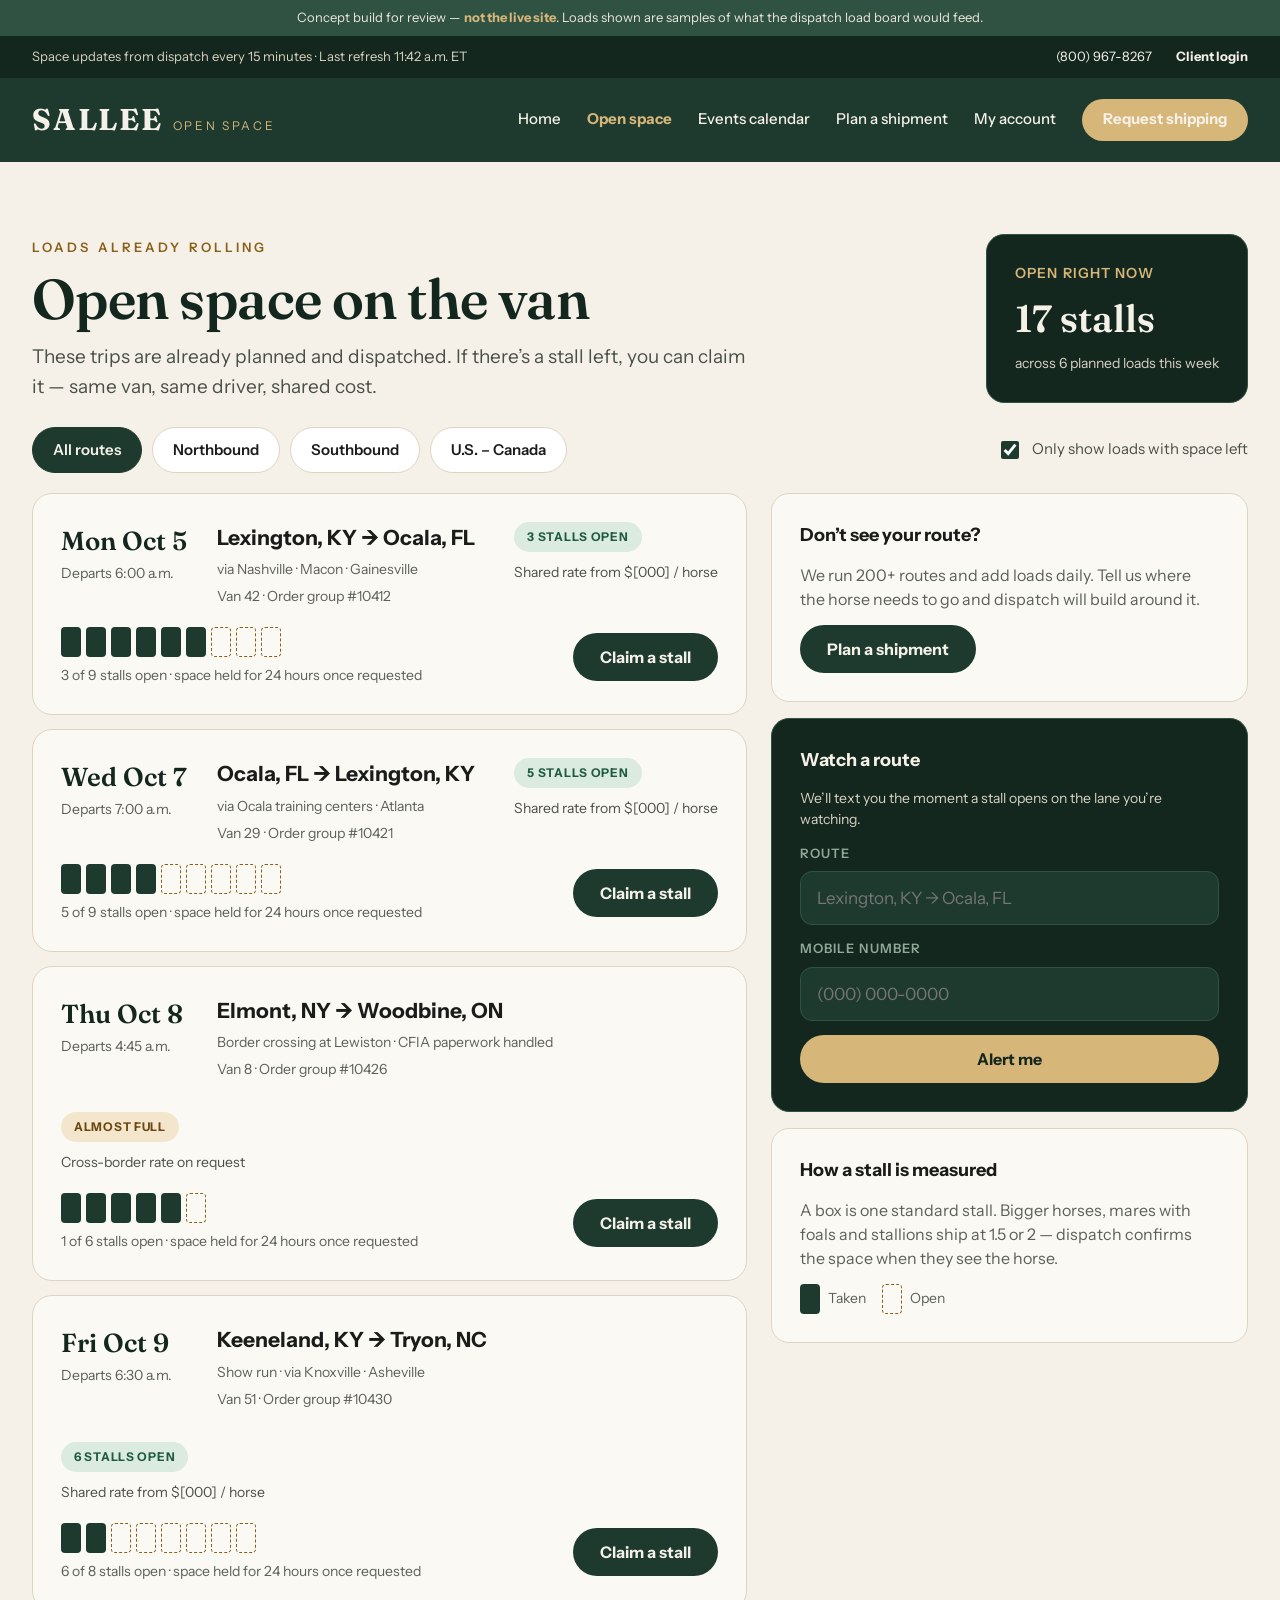
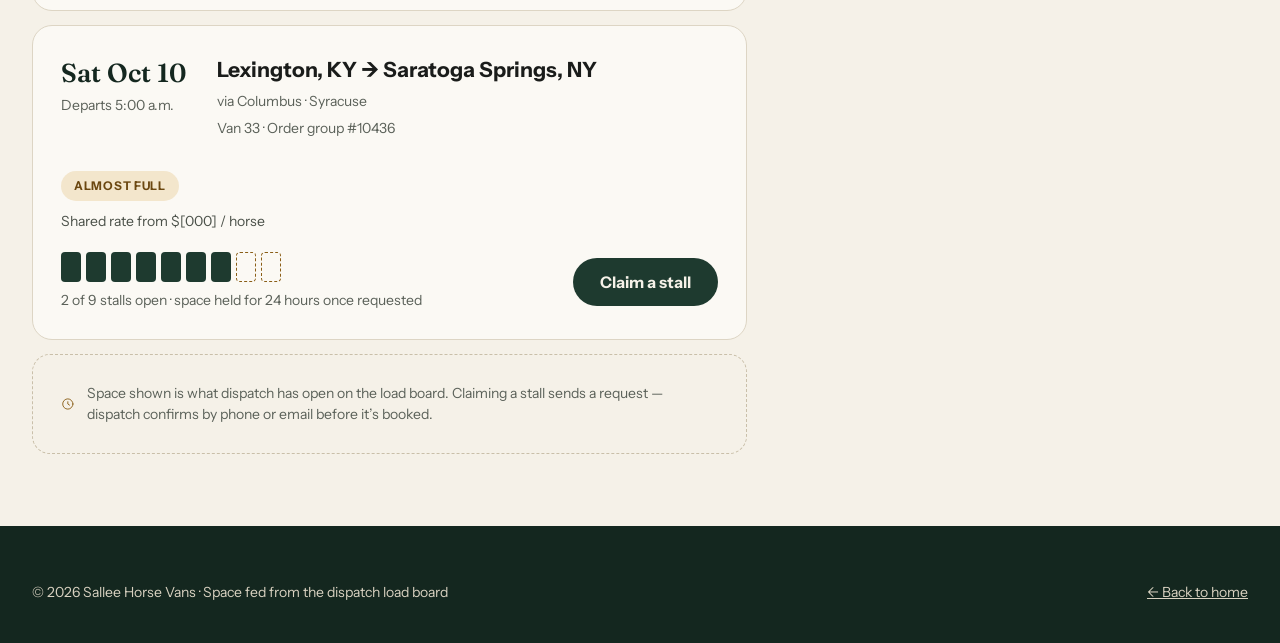
<file: availability.html>
<!doctype html>
<html lang="en">
<head>
<meta charset="utf-8">
<meta name="viewport" content="width=device-width, initial-scale=1">
<title>Open space on the van — Sallee Horse Vans</title>
<link rel="preconnect" href="https://fonts.googleapis.com">
<link rel="preconnect" href="https://fonts.gstatic.com" crossorigin>
<link href="https://fonts.googleapis.com/css2?family=Fraunces:opsz,wght@9..144,400;9..144,600;9..144,700&family=Instrument+Sans:wght@400;500;600;700&display=swap" rel="stylesheet">
<style>
/* Sallee Horse Vans — redesign concept
   Shared stylesheet. Colors, type and components for every page. */

:root {
  --ink: #1A1C1A;
  --body: #4A5048;
  --muted: #5B6159;
  --cream: #F5F1E8;
  --card: #FBF9F4;
  --line: #DDD5C4;
  --line-strong: #C9BFA9;
  --green: #1E3A2F;
  --dark: #14271F;
  --sage: #8FA898;
  --gold: #D6B679;
  --brass: #8A5E17;
  --brass-dark: #6B4710;
  --sand: #F3E6CC;
  --mint: #DCEBDF;
  --mint-ink: #1E5B3F;
  --plum: #EEDFE8;
  --plum-ink: #6B3A5A;
  --serif: Fraunces, Georgia, 'Times New Roman', serif;
  --sans: 'Instrument Sans', system-ui, -apple-system, 'Segoe UI', sans-serif;
  --wrap: 1280px;
}

* { box-sizing: border-box; }

html { scroll-behavior: smooth; }

body {
  margin: 0;
  font-family: var(--sans);
  background: var(--cream);
  color: var(--ink);
  font-size: 16px;
  line-height: 1.5;
  -webkit-font-smoothing: antialiased;
}

a { color: var(--brass); }
a:hover { color: var(--brass-dark); }

h1, h2, h3 { font-family: var(--serif); font-weight: 600; color: var(--dark); margin: 0; line-height: 1.08; }
h1 { font-size: clamp(40px, 5.4vw, 72px); letter-spacing: -0.01em; }
h2 { font-size: clamp(30px, 3.6vw, 48px); }
h3 { font-family: var(--sans); font-size: 21px; font-weight: 700; }
p { margin: 0; }

button, input, select, textarea { font-family: inherit; font-size: 16px; color: inherit; }

.wrap { width: 100%; max-width: var(--wrap); margin: 0 auto; padding: 0 32px; }
.stack { display: flex; flex-direction: column; }
.muted { color: var(--muted); }
.lead { font-size: 19px; line-height: 1.6; color: var(--body); }
.small { font-size: 14px; }
.center { text-align: center; }

.eyebrow {
  font-size: 13px; font-weight: 600; letter-spacing: 0.24em;
  text-transform: uppercase; color: var(--brass);
}
.eyebrow--gold { color: var(--gold); }

/* ---------- top bar + header ---------- */

.topbar {
  background: var(--dark); color: #D9D2C1; font-size: 13px;
}
.topbar .wrap { display: flex; align-items: center; justify-content: space-between; gap: 24px; min-height: 42px; flex-wrap: wrap; padding-top: 6px; padding-bottom: 6px; }
.topbar a { color: var(--cream); text-decoration: none; }
.topbar a:hover { text-decoration: underline; }
.topbar-group { display: flex; gap: 24px; align-items: center; flex-wrap: wrap; }

.site-header { background: var(--green); color: var(--cream); position: sticky; top: 0; z-index: 20; }
.site-header .wrap { display: flex; align-items: center; justify-content: space-between; gap: 24px; min-height: 84px; flex-wrap: wrap; }
.brand { display: flex; align-items: baseline; gap: 10px; text-decoration: none; color: var(--cream); }
.brand-mark { font-family: var(--serif); font-size: 30px; font-weight: 700; letter-spacing: 0.06em; }
.brand-sub { font-size: 12px; letter-spacing: 0.22em; text-transform: uppercase; color: var(--gold); }
.nav { display: flex; gap: 26px; align-items: center; font-size: 15px; font-weight: 500; flex-wrap: wrap; }
.nav a { color: var(--cream); text-decoration: none; }
.nav a:hover { color: var(--gold); }
.nav a.is-current { color: var(--gold); font-weight: 700; }

/* ---------- buttons ---------- */

.btn {
  display: inline-flex; align-items: center; justify-content: center; gap: 10px;
  min-height: 48px; padding: 0 26px; border-radius: 999px;
  font-size: 16px; font-weight: 700; text-decoration: none; cursor: pointer;
  border: 1px solid transparent; transition: filter .15s ease, background .15s ease;
}
.btn:hover { filter: brightness(1.06); }
.btn--gold { background: var(--gold); color: var(--dark); }
.btn--green { background: var(--green); color: var(--cream); }
.btn--dark { background: var(--dark); color: var(--cream); }
.btn--outline { background: transparent; color: var(--green); border-color: var(--green); }
.btn--ghost { background: transparent; color: var(--cream); border-color: var(--sage); }
.btn--quiet { background: transparent; color: var(--ink); border-color: var(--line); font-weight: 600; }
.btn--block { width: 100%; }
.btn--sm { min-height: 42px; padding: 0 20px; font-size: 15px; }
.btn--lg { min-height: 58px; padding: 0 34px; font-size: 17px; }

/* ---------- sections + surfaces ---------- */

section { padding: 72px 0; }
section.tight { padding: 40px 0; }
.band-green { background: var(--green); color: var(--cream); }
.band-dark { background: var(--dark); color: var(--cream); }
.band-card { background: var(--card); border-top: 1px solid var(--line); border-bottom: 1px solid var(--line); }
.band-gold { background: var(--gold); color: var(--dark); }
.band-green h1, .band-green h2, .band-dark h1, .band-dark h2 { color: var(--cream); }
.band-green .lead, .band-dark .lead { color: #D9D2C1; }

.card {
  background: var(--card); border: 1px solid var(--line); border-radius: 18px; padding: 28px;
  display: flex; flex-direction: column; gap: 14px;
}
.card--plain { background: var(--cream); }
.card--green { background: var(--green); color: var(--cream); border-color: var(--green); }
.card--dark { background: var(--dark); color: var(--cream); border-color: #2F5243; }
.card--green h3, .card--dark h3 { color: var(--cream); }
.card--dashed { background: transparent; border-style: dashed; border-color: var(--line-strong); }
a.card { text-decoration: none; color: var(--ink); }
a.card:hover { border-color: var(--brass); }
a.card--green:hover, a.card--dark:hover { border-color: var(--gold); }

.grid { display: grid; gap: 20px; }
.grid-2 { grid-template-columns: repeat(2, minmax(0, 1fr)); }
.grid-3 { grid-template-columns: repeat(3, minmax(0, 1fr)); }
.grid-4 { grid-template-columns: repeat(4, minmax(0, 1fr)); }
.split { display: grid; grid-template-columns: minmax(0, 1.5fr) minmax(0, 1fr); gap: 32px; align-items: start; }
.split--even { grid-template-columns: repeat(2, minmax(0, 1fr)); align-items: center; }
.row-between { display: flex; justify-content: space-between; align-items: flex-end; gap: 32px; flex-wrap: wrap; }
.row-center { display: flex; align-items: center; gap: 16px; flex-wrap: wrap; }

/* ---------- pills, chips, tags ---------- */

.tag {
  display: inline-flex; align-items: center; gap: 8px; align-self: flex-start;
  padding: 6px 13px; border-radius: 999px;
  font-size: 12px; font-weight: 700; letter-spacing: 0.06em; text-transform: uppercase;
  background: var(--sand); color: var(--brass-dark);
}
.tag--sale { background: var(--sand); color: var(--brass-dark); }
.tag--racing { background: var(--mint); color: var(--mint-ink); }
.tag--show { background: var(--plum); color: var(--plum-ink); }
.tag--gold { background: var(--gold); color: var(--dark); }
.tag--grey { background: #EDE7DA; color: var(--muted); }
.tag--alert { background: #F6DCDC; color: #8A2F2F; }
.tag--dashed { background: rgba(20,39,31,.72); color: var(--gold); border: 1px dashed var(--gold); }

.chip {
  min-height: 46px; padding: 0 20px; border-radius: 999px;
  background: #fff; color: var(--ink); border: 1px solid var(--line);
  font-size: 15px; font-weight: 600; cursor: pointer;
  display: inline-flex; align-items: center; gap: 9px;
}
.chip[aria-pressed="true"], .chip.is-on { background: var(--green); color: var(--cream); border-color: var(--green); }
.chip-dot { width: 10px; height: 10px; border-radius: 999px; background: var(--gold); }
.chip-row { display: flex; gap: 10px; flex-wrap: wrap; }
.chip--square { border-radius: 10px; min-width: 64px; justify-content: center; }

/* ---------- tabs ---------- */

.tabs { display: flex; gap: 6px; border-bottom: 1px solid var(--line); flex-wrap: wrap; }
.tab {
  padding: 16px 22px; border: 0; background: transparent; cursor: pointer;
  font-size: 17px; font-weight: 500; color: var(--muted);
  border-bottom: 3px solid transparent; margin-bottom: -1px;
}
.tab[aria-selected="true"] { color: var(--dark); font-weight: 700; border-bottom-color: var(--gold); }
.panel[hidden] { display: none; }

/* ---------- stats ---------- */

.stat { display: flex; flex-direction: column; gap: 6px; padding-left: 20px; border-left: 2px solid var(--gold); }
.stat-num { font-family: var(--serif); font-size: 46px; font-weight: 600; color: var(--green); line-height: 1; }
.stat-label { font-size: 15px; color: var(--muted); }
.card--green .stat-num, .card--dark .stat-num { color: var(--gold); }

/* ---------- forms ---------- */

.field { display: flex; flex-direction: column; gap: 8px; }
.field > span, .field > label { font-size: 13px; font-weight: 600; letter-spacing: 0.08em; text-transform: uppercase; color: var(--muted); }
.field input, .field select, .field textarea {
  min-height: 54px; padding: 14px 16px; border: 1px solid var(--line-strong);
  border-radius: 12px; background: #fff; font-size: 17px; color: var(--ink);
}
.field textarea { resize: vertical; line-height: 1.5; }
.field input:focus, .field select:focus, .field textarea:focus { outline: 2px solid var(--green); outline-offset: 1px; }
.check { display: flex; align-items: center; gap: 10px; font-size: 15px; color: var(--body); cursor: pointer; }
.check input { width: 18px; height: 18px; accent-color: var(--green); }
.quote-bar {
  background: var(--card); border-radius: 20px; padding: 24px;
  box-shadow: 0 18px 40px rgba(20,39,31,.16);
  display: grid; grid-template-columns: repeat(5, minmax(0, 1fr)); gap: 16px; align-items: end;
}
.dark-field input { background: var(--green); border-color: #2F5243; color: var(--cream); }
.dark-field > span { color: var(--sage); }

/* ---------- video placeholders ---------- */

.media {
  position: relative; background: var(--green); border: 1px solid #2F5243;
  border-radius: 20px; padding: 22px; color: var(--cream);
  display: flex; flex-direction: column; justify-content: space-between; gap: 18px;
  min-height: 240px;
}
.media--tall { min-height: 440px; }
.media-caption { font-family: var(--serif); font-size: 28px; }
.play {
  align-self: center; width: 84px; height: 84px; border-radius: 999px;
  border: 1px solid var(--gold); background: rgba(214,182,121,.16);
  display: flex; align-items: center; justify-content: center; cursor: pointer;
}
.play--sm { width: 48px; height: 48px; align-self: flex-start; border-color: var(--sage); background: rgba(143,168,152,.14); }
.play svg { fill: var(--gold); }
.play--sm svg { fill: var(--cream); }
.media-row { display: flex; align-items: center; gap: 16px; }

/* ---------- stall pips ---------- */

.stalls { display: flex; gap: 5px; flex-wrap: wrap; }
.stall { width: 20px; height: 30px; border-radius: 4px; background: var(--green); }
.stall--open { background: transparent; border: 1.5px dashed var(--brass); }

/* ---------- tables ---------- */

.table { border: 1px solid var(--line); border-radius: 16px; background: var(--card); overflow: hidden; }
.table-head, .table-row { display: grid; gap: 14px; align-items: center; padding: 16px 22px; }
.table-head {
  background: #F0EADD; font-size: 12px; font-weight: 700;
  letter-spacing: 0.08em; text-transform: uppercase; color: var(--muted);
}
.table-row { border-top: 1px solid #E6DECF; font-size: 15px; }
.table-row.is-selected { background: var(--sand); }

/* ---------- event list ---------- */

.event-row {
  width: 100%; text-align: left; cursor: pointer;
  background: var(--card); border: 1px solid var(--line); border-radius: 16px;
  padding: 14px 20px; display: flex; align-items: center; gap: 20px;
}
.event-row[aria-pressed="true"] { background: #FBF3E2; border-color: #B8862F; }
.event-date {
  width: 92px; flex-shrink: 0; padding: 8px 0; border-radius: 12px; background: var(--cream);
  display: flex; flex-direction: column; align-items: center; gap: 2px;
}
.event-mon { font-size: 12px; font-weight: 700; letter-spacing: .14em; color: var(--brass); }
.event-days { font-family: var(--serif); font-size: 22px; font-weight: 600; color: var(--dark); white-space: nowrap; }
.event-main { flex-grow: 1; display: flex; flex-direction: column; gap: 4px; }
.event-name { font-size: 18px; font-weight: 700; }

/* ---------- footer ---------- */

.site-footer { background: var(--dark); color: #D9D2C1; padding: 56px 0 40px; }
.site-footer a { color: #D9D2C1; }
.site-footer .wrap { display: flex; flex-direction: column; gap: 32px; }
.footer-cta {
  background: var(--green); border-radius: 18px; padding: 28px;
  display: flex; justify-content: space-between; align-items: center; gap: 24px; flex-wrap: wrap;
}
.footer-cta-title { font-family: var(--serif); font-size: 28px; color: var(--cream); }
.footer-bottom { display: flex; justify-content: space-between; gap: 24px; font-size: 14px; flex-wrap: wrap; }
.footer-links { display: flex; gap: 22px; flex-wrap: wrap; }

/* ---------- prototype banner ---------- */

.proto {
  background: #2F5243; color: #EDE7DA; font-size: 13px; text-align: center;
  padding: 8px 16px;
}
.proto strong { color: var(--gold); }

/* ---------- responsive ---------- */

@media (max-width: 1080px) {
  .grid-4 { grid-template-columns: repeat(2, minmax(0, 1fr)); }
  .quote-bar { grid-template-columns: repeat(2, minmax(0, 1fr)); }
  .split, .split--even { grid-template-columns: minmax(0, 1fr); }
}

@media (max-width: 820px) {
  section { padding: 48px 0; }
  .wrap { padding: 0 20px; }
  .grid-2, .grid-3, .grid-4 { grid-template-columns: minmax(0, 1fr); }
  .quote-bar { grid-template-columns: minmax(0, 1fr); }
  .site-header .wrap { min-height: 72px; padding-top: 12px; padding-bottom: 12px; }
  .nav { gap: 16px; font-size: 14px; }
  .event-row { flex-wrap: wrap; }
  .table-head { display: none; }
  .table-row { grid-template-columns: minmax(0, 1fr) !important; gap: 6px; }
  .media--tall { min-height: 320px; }
}

</style>
</head>
<body>

<div class="proto">Concept build for review — <strong>not the live site</strong>. Loads shown are samples of what the dispatch load board would feed.</div>

<div class="topbar">
  <div class="wrap">
    <span>Space updates from dispatch every 15 minutes · Last refresh 11:42 a.m. ET</span>
    <div class="topbar-group">
      <a href="tel:+18009678267">(800) 967-8267</a>
      <a href="login.html"><strong>Client login</strong></a>
    </div>
  </div>
</div>

<header class="site-header">
  <div class="wrap">
    <a class="brand" href="index.html">
      <span class="brand-mark">SALLEE</span>
      <span class="brand-sub">Open space</span>
    </a>
    <nav class="nav">
      <a href="index.html">Home</a>
      <a class="is-current" href="availability.html">Open space</a>
      <a href="calendar.html">Events calendar</a>
      <a href="planner.html">Plan a shipment</a>
      <a href="account.html">My account</a>
      <a class="btn btn--gold btn--sm" href="planner.html">Request shipping</a>
    </nav>
  </div>
</header>

<section style="padding-bottom: 24px;">
  <div class="wrap row-between">
    <div class="stack" style="gap: 12px; max-width: 720px;">
      <span class="eyebrow">Loads already rolling</span>
      <h1 style="font-size: clamp(36px, 4.6vw, 56px);">Open space on the van</h1>
      <p class="lead">These trips are already planned and dispatched. If there’s a stall left, you can claim it — same van, same driver, shared cost.</p>
    </div>
    <div class="card card--dark" style="min-width: 260px; gap: 6px;">
      <span class="small" style="letter-spacing: .08em; text-transform: uppercase; color: var(--gold); font-weight: 600;">Open right now</span>
      <span style="font-family: var(--serif); font-size: 38px; font-weight: 600;" id="open-summary">14 stalls</span>
      <span class="small" style="color: #D9D2C1;">across 6 planned loads this week</span>
    </div>
  </div>
</section>

<section style="padding: 0 0 20px;">
  <div class="wrap row-between" style="align-items: center;">
    <div class="chip-row" data-choice="dir" role="group" aria-label="Filter loads by direction">
      <button class="chip" type="button" data-value="all" aria-pressed="true">All routes</button>
      <button class="chip" type="button" data-value="north" aria-pressed="false">Northbound</button>
      <button class="chip" type="button" data-value="south" aria-pressed="false">Southbound</button>
      <button class="chip" type="button" data-value="canada" aria-pressed="false">U.S. – Canada</button>
    </div>
    <label class="check" for="space-only">
      <input id="space-only" type="checkbox" checked>
      Only show loads with space left
    </label>
  </div>
</section>

<section style="padding-top: 0;">
  <div class="wrap split" style="gap: 24px;">

    <div class="stack" style="gap: 14px;">
      <div class="stack" style="gap: 14px;" id="load-list"></div>
      <div class="card card--dashed" style="flex-direction: row; align-items: center; gap: 12px;">
        <svg width="20" height="20" viewBox="0 0 24 24" fill="none" stroke="#8A5E17" stroke-width="1.6" stroke-linecap="round" aria-hidden="true"><circle cx="12" cy="12" r="9"/><path d="M12 8v4l3 2"/></svg>
        <span class="small muted">Space shown is what dispatch has open on the load board. Claiming a stall sends a request — dispatch confirms by phone or email before it’s booked.</span>
      </div>
    </div>

    <aside class="stack" style="gap: 16px;">
      <div class="card">
        <span style="font-size: 18px; font-weight: 700;">Don’t see your route?</span>
        <span class="muted">We run 200+ routes and add loads daily. Tell us where the horse needs to go and dispatch will build around it.</span>
        <a class="btn btn--green" style="align-self: flex-start;" href="planner.html">Plan a shipment</a>
      </div>

      <form class="card card--dark" data-demo>
        <span style="font-size: 18px; font-weight: 700;">Watch a route</span>
        <span class="small" style="color: #D9D2C1;">We’ll text you the moment a stall opens on the lane you’re watching.</span>
        <label class="field dark-field"><span>Route</span><input type="text" placeholder="Lexington, KY → Ocala, FL"></label>
        <label class="field dark-field"><span>Mobile number</span><input type="tel" placeholder="(000) 000-0000"></label>
        <button class="btn btn--gold" type="submit">Alert me</button>
        <span class="small" data-demo-note hidden style="color: var(--gold);">Concept only — no alert was set.</span>
      </form>

      <div class="card">
        <span style="font-size: 18px; font-weight: 700;">How a stall is measured</span>
        <span class="muted">A box is one standard stall. Bigger horses, mares with foals and stallions ship at 1.5 or 2 — dispatch confirms the space when they see the horse.</span>
        <div class="row-center" style="gap: 16px;">
          <span class="small muted" style="display: flex; align-items: center; gap: 8px;"><span class="stall"></span>Taken</span>
          <span class="small muted" style="display: flex; align-items: center; gap: 8px;"><span class="stall stall--open"></span>Open</span>
        </div>
      </div>
    </aside>
  </div>
</section>

<footer class="site-footer">
  <div class="wrap">
    <div class="footer-bottom">
      <span>© <span data-year>2026</span> Sallee Horse Vans · Space fed from the dispatch load board</span>
      <div class="footer-links"><a href="index.html">← Back to home</a></div>
    </div>
  </div>
</footer>

<script>
/* Sallee Horse Vans — redesign concept
   Shared behaviour: tabs, chip groups, placeholder video buttons. */

(function () {
  'use strict';

  /* Tabs: <div data-tabs> with buttons [data-tab] and panels [data-panel] */
  document.querySelectorAll('[data-tabs]').forEach(function (group) {
    var scope = document.querySelector(group.getAttribute('data-tabs')) || document;
    var tabs = group.querySelectorAll('[data-tab]');
    tabs.forEach(function (tab) {
      tab.addEventListener('click', function () {
        var name = tab.getAttribute('data-tab');
        tabs.forEach(function (t) {
          t.setAttribute('aria-selected', String(t === tab));
        });
        scope.querySelectorAll('[data-panel]').forEach(function (panel) {
          panel.hidden = panel.getAttribute('data-panel') !== name;
        });
      });
    });
  });

  /* Single-choice chip groups: <div data-choice="name"> with buttons */
  document.querySelectorAll('[data-choice]').forEach(function (group) {
    group.addEventListener('click', function (event) {
      var button = event.target.closest('button');
      if (!button || !group.contains(button)) { return; }
      group.querySelectorAll('button').forEach(function (b) {
        b.setAttribute('aria-pressed', String(b === button));
      });
      group.dispatchEvent(new CustomEvent('choice', {
        detail: { value: button.getAttribute('data-value') }
      }));
    });
  });

  /* Video placeholders — this is a concept build, so they just say so. */
  document.querySelectorAll('[data-play]').forEach(function (button) {
    button.addEventListener('click', function () {
      var note = button.closest('.media') || button.parentElement;
      var flag = note.querySelector('[data-play-note]');
      if (flag) {
        flag.textContent = 'Placeholder — drop the real clip in here.';
      }
    });
  });

  /* Forms in the concept never submit anywhere. */
  document.querySelectorAll('form[data-demo]').forEach(function (form) {
    form.addEventListener('submit', function (event) {
      event.preventDefault();
      var done = form.querySelector('[data-demo-note]');
      if (done) { done.hidden = false; }
    });
  });

  var year = document.querySelector('[data-year]');
  if (year) { year.textContent = new Date().getFullYear(); }
}());

</script>
<script>
(function () {
  'use strict';

  var loads = [
    { order: '10412', date: 'Mon Oct 5', depart: 'Departs 6:00 a.m.', route: 'Lexington, KY → Ocala, FL', stops: 'via Nashville · Macon · Gainesville', van: 'Van 42', capacity: 9, taken: 6, price: 'Shared rate from $[000] / horse', dir: 'south' },
    { order: '10418', date: 'Tue Oct 6', depart: 'Departs 5:30 a.m.', route: 'Lexington, KY → Elmont, NY', stops: 'via Charleston WV · Harrisburg', van: 'Van 17', capacity: 8, taken: 8, price: 'Waitlist only', dir: 'north' },
    { order: '10421', date: 'Wed Oct 7', depart: 'Departs 7:00 a.m.', route: 'Ocala, FL → Lexington, KY', stops: 'via Ocala training centers · Atlanta', van: 'Van 29', capacity: 9, taken: 4, price: 'Shared rate from $[000] / horse', dir: 'north' },
    { order: '10426', date: 'Thu Oct 8', depart: 'Departs 4:45 a.m.', route: 'Elmont, NY → Woodbine, ON', stops: 'Border crossing at Lewiston · CFIA paperwork handled', van: 'Van 8', capacity: 6, taken: 5, price: 'Cross-border rate on request', dir: 'canada' },
    { order: '10430', date: 'Fri Oct 9', depart: 'Departs 6:30 a.m.', route: 'Keeneland, KY → Tryon, NC', stops: 'Show run · via Knoxville · Asheville', van: 'Van 51', capacity: 8, taken: 2, price: 'Shared rate from $[000] / horse', dir: 'south' },
    { order: '10436', date: 'Sat Oct 10', depart: 'Departs 5:00 a.m.', route: 'Lexington, KY → Saratoga Springs, NY', stops: 'via Columbus · Syracuse', van: 'Van 33', capacity: 9, taken: 7, price: 'Shared rate from $[000] / horse', dir: 'north' }
  ];

  var state = { dir: 'all', spaceOnly: true };
  var list = document.getElementById('load-list');

  var totalOpen = loads.reduce(function (sum, l) { return sum + Math.max(l.capacity - l.taken, 0); }, 0);
  document.getElementById('open-summary').textContent = totalOpen + ' stalls';

  function pips(load) {
    var html = '';
    for (var i = 0; i < load.capacity; i++) {
      html += '<span class="stall' + (i < load.taken ? '' : ' stall--open') + '"></span>';
    }
    return html;
  }

  function render() {
    var rows = loads.filter(function (l) {
      if (state.dir !== 'all' && l.dir !== state.dir) { return false; }
      if (state.spaceOnly && l.capacity - l.taken <= 0) { return false; }
      return true;
    });

    list.innerHTML = '';

    if (!rows.length) {
      var empty = document.createElement('div');
      empty.className = 'card card--dashed center muted';
      empty.style.padding = '48px';
      empty.textContent = 'No loads match those filters this week. Try all routes, or plan a shipment and we’ll build one.';
      list.appendChild(empty);
      return;
    }

    rows.forEach(function (l) {
      var left = l.capacity - l.taken;
      var full = left <= 0;
      var tight = !full && left <= 2;
      var card = document.createElement('div');
      card.className = 'card';
      card.style.borderRadius = '20px';
      card.style.gap = '20px';
      if (full) { card.style.opacity = '.75'; }

      card.innerHTML =
        '<div class="row-between" style="align-items: flex-start;">' +
          '<div style="display:flex; gap:26px; align-items:flex-start; flex-wrap:wrap;">' +
            '<div class="stack" style="gap:2px; min-width:130px;">' +
              '<span style="font-family:var(--serif); font-size:26px; font-weight:600; color:var(--dark);">' + l.date + '</span>' +
              '<span class="small muted">' + l.depart + '</span>' +
            '</div>' +
            '<div class="stack" style="gap:6px;">' +
              '<span style="font-size:21px; font-weight:700;">' + l.route + '</span>' +
              '<span class="small muted">' + l.stops + '</span>' +
              '<span class="small muted">' + l.van + ' · Order group #' + l.order + '</span>' +
            '</div>' +
          '</div>' +
          '<div class="stack" style="align-items:flex-end; gap:10px;">' +
            '<span class="tag ' + (full ? 'tag--grey' : (tight ? 'tag--sale' : 'tag--racing')) + '">' +
              (full ? 'Full' : (tight ? 'Almost full' : left + ' stalls open')) + '</span>' +
            '<span class="small" style="color:var(--body);">' + l.price + '</span>' +
          '</div>' +
        '</div>' +
        '<div class="row-between" style="align-items:center;">' +
          '<div class="stack" style="gap:8px;">' +
            '<div class="stalls">' + pips(l) + '</div>' +
            '<span class="small muted">' +
              (full
                ? 'Full — ' + l.taken + ' of ' + l.capacity + ' stalls committed'
                : left + ' of ' + l.capacity + ' stalls open · space held for 24 hours once requested') +
            '</span>' +
          '</div>' +
          '<a class="btn ' + (full ? 'btn--outline' : 'btn--green') + '" href="planner.html">' +
            (full ? 'Join the waitlist' : 'Claim a stall') + '</a>' +
        '</div>';

      list.appendChild(card);
    });
  }

  document.querySelector('[data-choice="dir"]').addEventListener('choice', function (event) {
    state.dir = event.detail.value;
    render();
  });
  document.getElementById('space-only').addEventListener('change', function (event) {
    state.spaceOnly = event.target.checked;
    render();
  });

  render();
}());
</script>
</body>
</html>
</file>
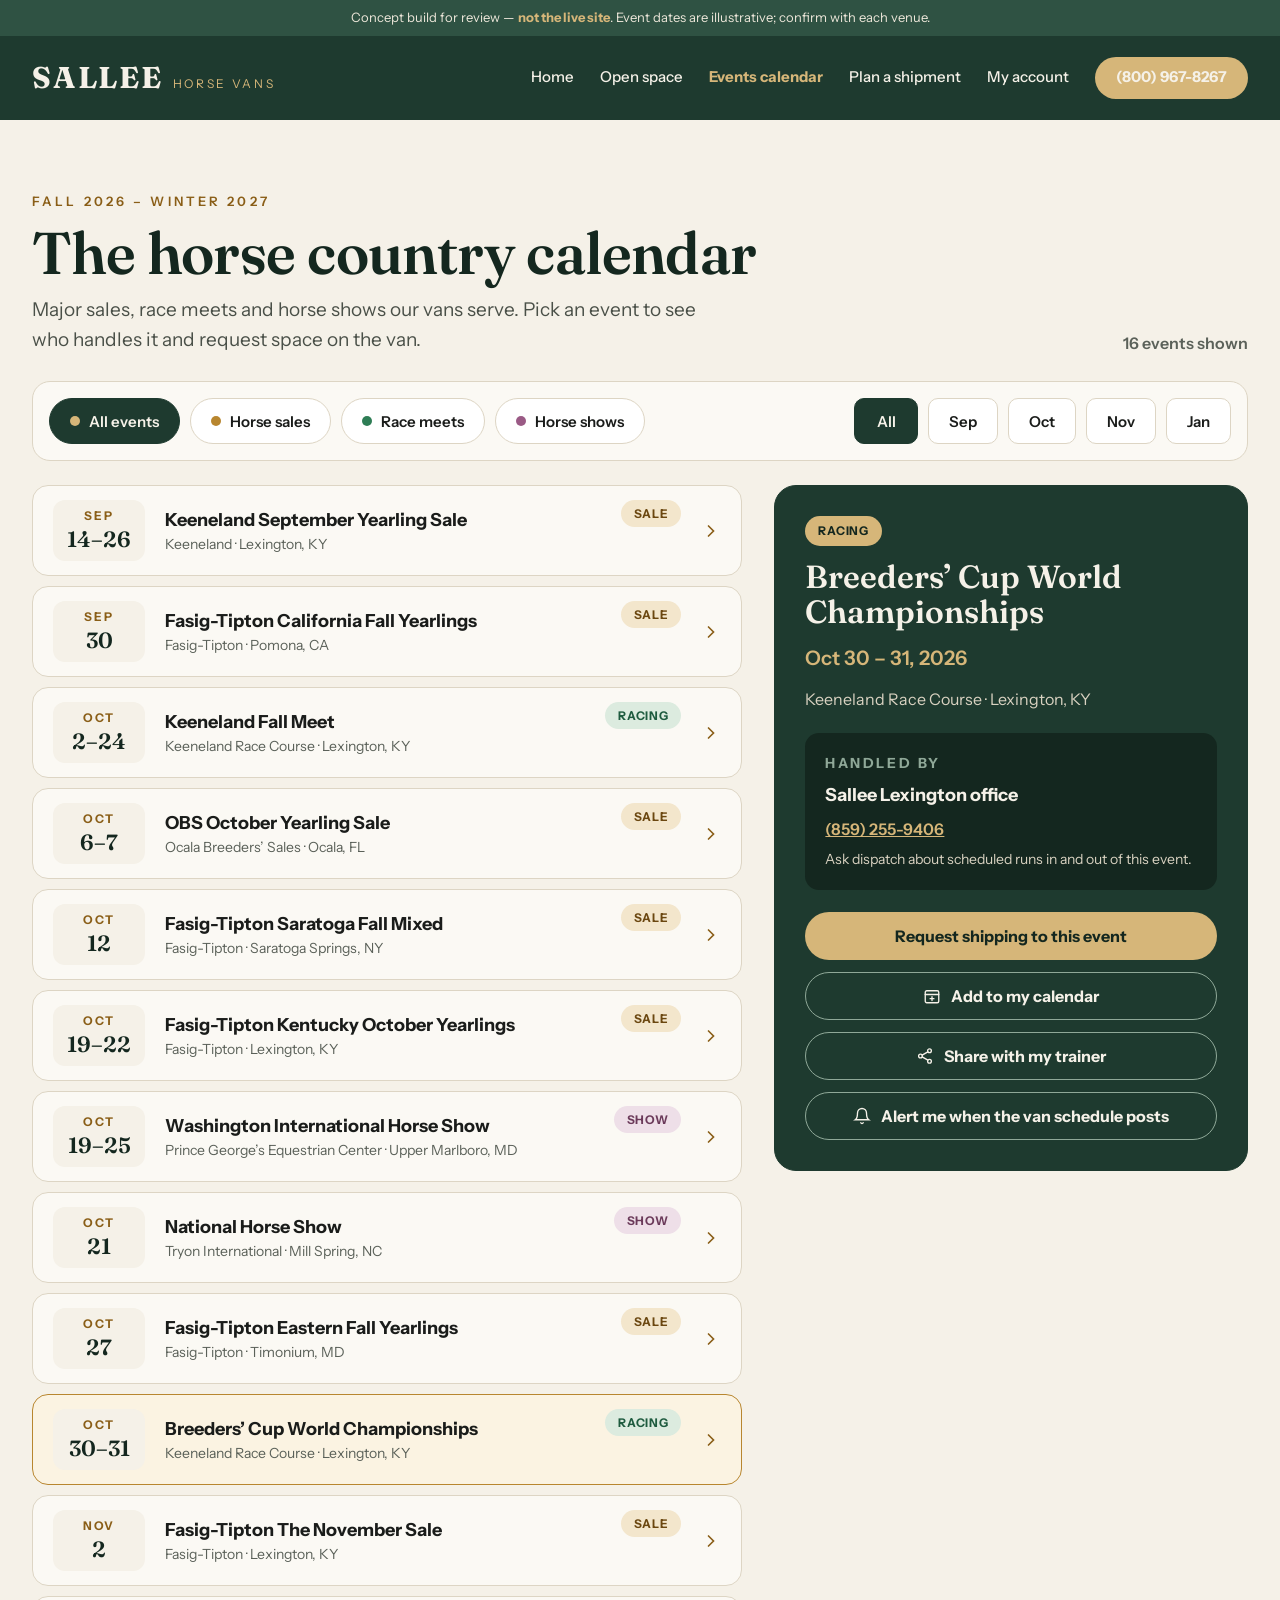
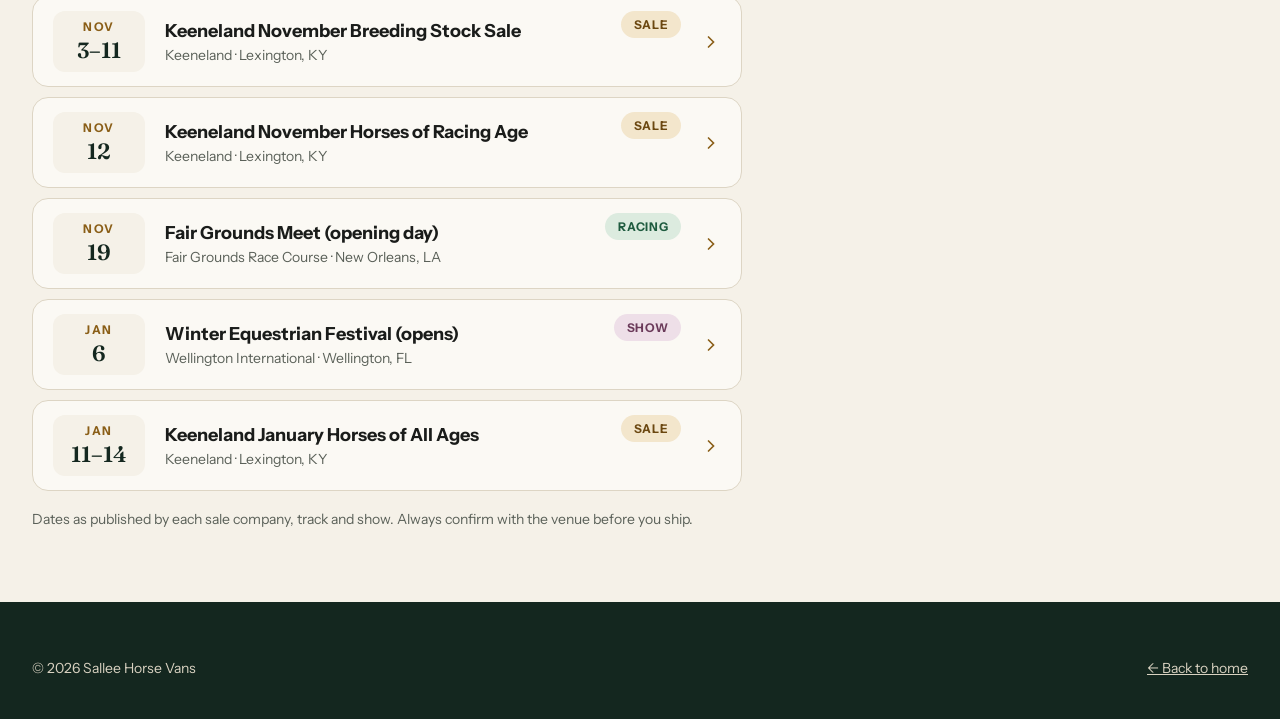
<file: calendar.html>
<!doctype html>
<html lang="en">
<head>
<meta charset="utf-8">
<meta name="viewport" content="width=device-width, initial-scale=1">
<title>Events calendar — Sallee Horse Vans</title>
<link rel="preconnect" href="https://fonts.googleapis.com">
<link rel="preconnect" href="https://fonts.gstatic.com" crossorigin>
<link href="https://fonts.googleapis.com/css2?family=Fraunces:opsz,wght@9..144,400;9..144,600;9..144,700&family=Instrument+Sans:wght@400;500;600;700&display=swap" rel="stylesheet">
<style>
/* Sallee Horse Vans — redesign concept
   Shared stylesheet. Colors, type and components for every page. */

:root {
  --ink: #1A1C1A;
  --body: #4A5048;
  --muted: #5B6159;
  --cream: #F5F1E8;
  --card: #FBF9F4;
  --line: #DDD5C4;
  --line-strong: #C9BFA9;
  --green: #1E3A2F;
  --dark: #14271F;
  --sage: #8FA898;
  --gold: #D6B679;
  --brass: #8A5E17;
  --brass-dark: #6B4710;
  --sand: #F3E6CC;
  --mint: #DCEBDF;
  --mint-ink: #1E5B3F;
  --plum: #EEDFE8;
  --plum-ink: #6B3A5A;
  --serif: Fraunces, Georgia, 'Times New Roman', serif;
  --sans: 'Instrument Sans', system-ui, -apple-system, 'Segoe UI', sans-serif;
  --wrap: 1280px;
}

* { box-sizing: border-box; }

html { scroll-behavior: smooth; }

body {
  margin: 0;
  font-family: var(--sans);
  background: var(--cream);
  color: var(--ink);
  font-size: 16px;
  line-height: 1.5;
  -webkit-font-smoothing: antialiased;
}

a { color: var(--brass); }
a:hover { color: var(--brass-dark); }

h1, h2, h3 { font-family: var(--serif); font-weight: 600; color: var(--dark); margin: 0; line-height: 1.08; }
h1 { font-size: clamp(40px, 5.4vw, 72px); letter-spacing: -0.01em; }
h2 { font-size: clamp(30px, 3.6vw, 48px); }
h3 { font-family: var(--sans); font-size: 21px; font-weight: 700; }
p { margin: 0; }

button, input, select, textarea { font-family: inherit; font-size: 16px; color: inherit; }

.wrap { width: 100%; max-width: var(--wrap); margin: 0 auto; padding: 0 32px; }
.stack { display: flex; flex-direction: column; }
.muted { color: var(--muted); }
.lead { font-size: 19px; line-height: 1.6; color: var(--body); }
.small { font-size: 14px; }
.center { text-align: center; }

.eyebrow {
  font-size: 13px; font-weight: 600; letter-spacing: 0.24em;
  text-transform: uppercase; color: var(--brass);
}
.eyebrow--gold { color: var(--gold); }

/* ---------- top bar + header ---------- */

.topbar {
  background: var(--dark); color: #D9D2C1; font-size: 13px;
}
.topbar .wrap { display: flex; align-items: center; justify-content: space-between; gap: 24px; min-height: 42px; flex-wrap: wrap; padding-top: 6px; padding-bottom: 6px; }
.topbar a { color: var(--cream); text-decoration: none; }
.topbar a:hover { text-decoration: underline; }
.topbar-group { display: flex; gap: 24px; align-items: center; flex-wrap: wrap; }

.site-header { background: var(--green); color: var(--cream); position: sticky; top: 0; z-index: 20; }
.site-header .wrap { display: flex; align-items: center; justify-content: space-between; gap: 24px; min-height: 84px; flex-wrap: wrap; }
.brand { display: flex; align-items: baseline; gap: 10px; text-decoration: none; color: var(--cream); }
.brand-mark { font-family: var(--serif); font-size: 30px; font-weight: 700; letter-spacing: 0.06em; }
.brand-sub { font-size: 12px; letter-spacing: 0.22em; text-transform: uppercase; color: var(--gold); }
.nav { display: flex; gap: 26px; align-items: center; font-size: 15px; font-weight: 500; flex-wrap: wrap; }
.nav a { color: var(--cream); text-decoration: none; }
.nav a:hover { color: var(--gold); }
.nav a.is-current { color: var(--gold); font-weight: 700; }

/* ---------- buttons ---------- */

.btn {
  display: inline-flex; align-items: center; justify-content: center; gap: 10px;
  min-height: 48px; padding: 0 26px; border-radius: 999px;
  font-size: 16px; font-weight: 700; text-decoration: none; cursor: pointer;
  border: 1px solid transparent; transition: filter .15s ease, background .15s ease;
}
.btn:hover { filter: brightness(1.06); }
.btn--gold { background: var(--gold); color: var(--dark); }
.btn--green { background: var(--green); color: var(--cream); }
.btn--dark { background: var(--dark); color: var(--cream); }
.btn--outline { background: transparent; color: var(--green); border-color: var(--green); }
.btn--ghost { background: transparent; color: var(--cream); border-color: var(--sage); }
.btn--quiet { background: transparent; color: var(--ink); border-color: var(--line); font-weight: 600; }
.btn--block { width: 100%; }
.btn--sm { min-height: 42px; padding: 0 20px; font-size: 15px; }
.btn--lg { min-height: 58px; padding: 0 34px; font-size: 17px; }

/* ---------- sections + surfaces ---------- */

section { padding: 72px 0; }
section.tight { padding: 40px 0; }
.band-green { background: var(--green); color: var(--cream); }
.band-dark { background: var(--dark); color: var(--cream); }
.band-card { background: var(--card); border-top: 1px solid var(--line); border-bottom: 1px solid var(--line); }
.band-gold { background: var(--gold); color: var(--dark); }
.band-green h1, .band-green h2, .band-dark h1, .band-dark h2 { color: var(--cream); }
.band-green .lead, .band-dark .lead { color: #D9D2C1; }

.card {
  background: var(--card); border: 1px solid var(--line); border-radius: 18px; padding: 28px;
  display: flex; flex-direction: column; gap: 14px;
}
.card--plain { background: var(--cream); }
.card--green { background: var(--green); color: var(--cream); border-color: var(--green); }
.card--dark { background: var(--dark); color: var(--cream); border-color: #2F5243; }
.card--green h3, .card--dark h3 { color: var(--cream); }
.card--dashed { background: transparent; border-style: dashed; border-color: var(--line-strong); }
a.card { text-decoration: none; color: var(--ink); }
a.card:hover { border-color: var(--brass); }
a.card--green:hover, a.card--dark:hover { border-color: var(--gold); }

.grid { display: grid; gap: 20px; }
.grid-2 { grid-template-columns: repeat(2, minmax(0, 1fr)); }
.grid-3 { grid-template-columns: repeat(3, minmax(0, 1fr)); }
.grid-4 { grid-template-columns: repeat(4, minmax(0, 1fr)); }
.split { display: grid; grid-template-columns: minmax(0, 1.5fr) minmax(0, 1fr); gap: 32px; align-items: start; }
.split--even { grid-template-columns: repeat(2, minmax(0, 1fr)); align-items: center; }
.row-between { display: flex; justify-content: space-between; align-items: flex-end; gap: 32px; flex-wrap: wrap; }
.row-center { display: flex; align-items: center; gap: 16px; flex-wrap: wrap; }

/* ---------- pills, chips, tags ---------- */

.tag {
  display: inline-flex; align-items: center; gap: 8px; align-self: flex-start;
  padding: 6px 13px; border-radius: 999px;
  font-size: 12px; font-weight: 700; letter-spacing: 0.06em; text-transform: uppercase;
  background: var(--sand); color: var(--brass-dark);
}
.tag--sale { background: var(--sand); color: var(--brass-dark); }
.tag--racing { background: var(--mint); color: var(--mint-ink); }
.tag--show { background: var(--plum); color: var(--plum-ink); }
.tag--gold { background: var(--gold); color: var(--dark); }
.tag--grey { background: #EDE7DA; color: var(--muted); }
.tag--alert { background: #F6DCDC; color: #8A2F2F; }
.tag--dashed { background: rgba(20,39,31,.72); color: var(--gold); border: 1px dashed var(--gold); }

.chip {
  min-height: 46px; padding: 0 20px; border-radius: 999px;
  background: #fff; color: var(--ink); border: 1px solid var(--line);
  font-size: 15px; font-weight: 600; cursor: pointer;
  display: inline-flex; align-items: center; gap: 9px;
}
.chip[aria-pressed="true"], .chip.is-on { background: var(--green); color: var(--cream); border-color: var(--green); }
.chip-dot { width: 10px; height: 10px; border-radius: 999px; background: var(--gold); }
.chip-row { display: flex; gap: 10px; flex-wrap: wrap; }
.chip--square { border-radius: 10px; min-width: 64px; justify-content: center; }

/* ---------- tabs ---------- */

.tabs { display: flex; gap: 6px; border-bottom: 1px solid var(--line); flex-wrap: wrap; }
.tab {
  padding: 16px 22px; border: 0; background: transparent; cursor: pointer;
  font-size: 17px; font-weight: 500; color: var(--muted);
  border-bottom: 3px solid transparent; margin-bottom: -1px;
}
.tab[aria-selected="true"] { color: var(--dark); font-weight: 700; border-bottom-color: var(--gold); }
.panel[hidden] { display: none; }

/* ---------- stats ---------- */

.stat { display: flex; flex-direction: column; gap: 6px; padding-left: 20px; border-left: 2px solid var(--gold); }
.stat-num { font-family: var(--serif); font-size: 46px; font-weight: 600; color: var(--green); line-height: 1; }
.stat-label { font-size: 15px; color: var(--muted); }
.card--green .stat-num, .card--dark .stat-num { color: var(--gold); }

/* ---------- forms ---------- */

.field { display: flex; flex-direction: column; gap: 8px; }
.field > span, .field > label { font-size: 13px; font-weight: 600; letter-spacing: 0.08em; text-transform: uppercase; color: var(--muted); }
.field input, .field select, .field textarea {
  min-height: 54px; padding: 14px 16px; border: 1px solid var(--line-strong);
  border-radius: 12px; background: #fff; font-size: 17px; color: var(--ink);
}
.field textarea { resize: vertical; line-height: 1.5; }
.field input:focus, .field select:focus, .field textarea:focus { outline: 2px solid var(--green); outline-offset: 1px; }
.check { display: flex; align-items: center; gap: 10px; font-size: 15px; color: var(--body); cursor: pointer; }
.check input { width: 18px; height: 18px; accent-color: var(--green); }
.quote-bar {
  background: var(--card); border-radius: 20px; padding: 24px;
  box-shadow: 0 18px 40px rgba(20,39,31,.16);
  display: grid; grid-template-columns: repeat(5, minmax(0, 1fr)); gap: 16px; align-items: end;
}
.dark-field input { background: var(--green); border-color: #2F5243; color: var(--cream); }
.dark-field > span { color: var(--sage); }

/* ---------- video placeholders ---------- */

.media {
  position: relative; background: var(--green); border: 1px solid #2F5243;
  border-radius: 20px; padding: 22px; color: var(--cream);
  display: flex; flex-direction: column; justify-content: space-between; gap: 18px;
  min-height: 240px;
}
.media--tall { min-height: 440px; }
.media-caption { font-family: var(--serif); font-size: 28px; }
.play {
  align-self: center; width: 84px; height: 84px; border-radius: 999px;
  border: 1px solid var(--gold); background: rgba(214,182,121,.16);
  display: flex; align-items: center; justify-content: center; cursor: pointer;
}
.play--sm { width: 48px; height: 48px; align-self: flex-start; border-color: var(--sage); background: rgba(143,168,152,.14); }
.play svg { fill: var(--gold); }
.play--sm svg { fill: var(--cream); }
.media-row { display: flex; align-items: center; gap: 16px; }

/* ---------- stall pips ---------- */

.stalls { display: flex; gap: 5px; flex-wrap: wrap; }
.stall { width: 20px; height: 30px; border-radius: 4px; background: var(--green); }
.stall--open { background: transparent; border: 1.5px dashed var(--brass); }

/* ---------- tables ---------- */

.table { border: 1px solid var(--line); border-radius: 16px; background: var(--card); overflow: hidden; }
.table-head, .table-row { display: grid; gap: 14px; align-items: center; padding: 16px 22px; }
.table-head {
  background: #F0EADD; font-size: 12px; font-weight: 700;
  letter-spacing: 0.08em; text-transform: uppercase; color: var(--muted);
}
.table-row { border-top: 1px solid #E6DECF; font-size: 15px; }
.table-row.is-selected { background: var(--sand); }

/* ---------- event list ---------- */

.event-row {
  width: 100%; text-align: left; cursor: pointer;
  background: var(--card); border: 1px solid var(--line); border-radius: 16px;
  padding: 14px 20px; display: flex; align-items: center; gap: 20px;
}
.event-row[aria-pressed="true"] { background: #FBF3E2; border-color: #B8862F; }
.event-date {
  width: 92px; flex-shrink: 0; padding: 8px 0; border-radius: 12px; background: var(--cream);
  display: flex; flex-direction: column; align-items: center; gap: 2px;
}
.event-mon { font-size: 12px; font-weight: 700; letter-spacing: .14em; color: var(--brass); }
.event-days { font-family: var(--serif); font-size: 22px; font-weight: 600; color: var(--dark); white-space: nowrap; }
.event-main { flex-grow: 1; display: flex; flex-direction: column; gap: 4px; }
.event-name { font-size: 18px; font-weight: 700; }

/* ---------- footer ---------- */

.site-footer { background: var(--dark); color: #D9D2C1; padding: 56px 0 40px; }
.site-footer a { color: #D9D2C1; }
.site-footer .wrap { display: flex; flex-direction: column; gap: 32px; }
.footer-cta {
  background: var(--green); border-radius: 18px; padding: 28px;
  display: flex; justify-content: space-between; align-items: center; gap: 24px; flex-wrap: wrap;
}
.footer-cta-title { font-family: var(--serif); font-size: 28px; color: var(--cream); }
.footer-bottom { display: flex; justify-content: space-between; gap: 24px; font-size: 14px; flex-wrap: wrap; }
.footer-links { display: flex; gap: 22px; flex-wrap: wrap; }

/* ---------- prototype banner ---------- */

.proto {
  background: #2F5243; color: #EDE7DA; font-size: 13px; text-align: center;
  padding: 8px 16px;
}
.proto strong { color: var(--gold); }

/* ---------- responsive ---------- */

@media (max-width: 1080px) {
  .grid-4 { grid-template-columns: repeat(2, minmax(0, 1fr)); }
  .quote-bar { grid-template-columns: repeat(2, minmax(0, 1fr)); }
  .split, .split--even { grid-template-columns: minmax(0, 1fr); }
}

@media (max-width: 820px) {
  section { padding: 48px 0; }
  .wrap { padding: 0 20px; }
  .grid-2, .grid-3, .grid-4 { grid-template-columns: minmax(0, 1fr); }
  .quote-bar { grid-template-columns: minmax(0, 1fr); }
  .site-header .wrap { min-height: 72px; padding-top: 12px; padding-bottom: 12px; }
  .nav { gap: 16px; font-size: 14px; }
  .event-row { flex-wrap: wrap; }
  .table-head { display: none; }
  .table-row { grid-template-columns: minmax(0, 1fr) !important; gap: 6px; }
  .media--tall { min-height: 320px; }
}

</style>
</head>
<body>

<div class="proto">Concept build for review — <strong>not the live site</strong>. Event dates are illustrative; confirm with each venue.</div>

<header class="site-header">
  <div class="wrap">
    <a class="brand" href="index.html">
      <span class="brand-mark">SALLEE</span>
      <span class="brand-sub">Horse Vans</span>
    </a>
    <nav class="nav">
      <a href="index.html">Home</a>
      <a href="availability.html">Open space</a>
      <a class="is-current" href="calendar.html">Events calendar</a>
      <a href="planner.html">Plan a shipment</a>
      <a href="account.html">My account</a>
      <a class="btn btn--gold btn--sm" href="tel:+18009678267">(800) 967-8267</a>
    </nav>
  </div>
</header>

<section style="padding-bottom: 24px;">
  <div class="wrap stack" style="gap: 26px;">
    <div class="row-between">
      <div class="stack" style="gap: 10px;">
        <span class="eyebrow">Fall 2026 – Winter 2027</span>
        <h1 style="font-size: clamp(36px, 4.6vw, 60px);">The horse country calendar</h1>
        <p class="lead" style="max-width: 700px;">Major sales, race meets and horse shows our vans serve. Pick an event to see who handles it and request space on the van.</p>
      </div>
      <span class="muted" style="font-weight: 600;" id="count-label">16 events shown</span>
    </div>

    <div class="card" style="flex-direction: row; justify-content: space-between; align-items: center; gap: 20px; flex-wrap: wrap; padding: 16px;">
      <div class="chip-row" data-choice="cat" role="group" aria-label="Filter by event type">
        <button class="chip" type="button" data-value="all" aria-pressed="true"><span class="chip-dot" style="background:#D6B679"></span>All events</button>
        <button class="chip" type="button" data-value="sale" aria-pressed="false"><span class="chip-dot" style="background:#B8862F"></span>Horse sales</button>
        <button class="chip" type="button" data-value="racing" aria-pressed="false"><span class="chip-dot" style="background:#2E7D55"></span>Race meets</button>
        <button class="chip" type="button" data-value="show" aria-pressed="false"><span class="chip-dot" style="background:#9A5A85"></span>Horse shows</button>
      </div>
      <div class="chip-row" data-choice="month" role="group" aria-label="Filter by month">
        <button class="chip chip--square" type="button" data-value="all" aria-pressed="true">All</button>
        <button class="chip chip--square" type="button" data-value="sep" aria-pressed="false">Sep</button>
        <button class="chip chip--square" type="button" data-value="oct" aria-pressed="false">Oct</button>
        <button class="chip chip--square" type="button" data-value="nov" aria-pressed="false">Nov</button>
        <button class="chip chip--square" type="button" data-value="jan" aria-pressed="false">Jan</button>
      </div>
    </div>
  </div>
</section>

<section style="padding-top: 0;">
  <div class="wrap split" style="gap: 32px;">
    <div class="stack" style="gap: 10px;">
      <div class="stack" style="gap: 10px;" id="event-list"></div>
      <p class="small muted" style="margin-top: 8px;">Dates as published by each sale company, track and show. Always confirm with the venue before you ship.</p>
    </div>

    <aside class="card card--green" style="border-radius: 22px; padding: 0; overflow: hidden; gap: 0;" aria-label="Selected event">
      <div class="stack" style="padding: 30px 30px 22px; gap: 14px;">
        <span class="tag tag--gold" id="sel-cat">Racing</span>
        <h2 style="font-size: 32px; color: var(--cream);" id="sel-name">Breeders’ Cup World Championships</h2>
        <span style="font-size: 20px; font-weight: 600; color: var(--gold);" id="sel-date">Oct 30 – 31, 2026</span>
        <span style="color: #D9D2C1;" id="sel-venue">Keeneland Race Course · Lexington, KY</span>
      </div>
      <div style="margin: 0 30px; padding: 20px; border-radius: 14px; background: var(--dark); display: flex; flex-direction: column; gap: 8px;">
        <span class="small" style="letter-spacing: .18em; text-transform: uppercase; color: var(--sage); font-weight: 700;">Handled by</span>
        <span style="font-size: 18px; font-weight: 700;" id="sel-office">Sallee Lexington office</span>
        <a style="color: var(--gold); font-weight: 600;" id="sel-phone" href="tel:+18592559406">(859) 255-9406</a>
        <span class="small" style="color: #D9D2C1;">Ask dispatch about scheduled runs in and out of this event.</span>
      </div>
      <div class="stack" style="padding: 22px 30px 30px; gap: 12px;">
        <a class="btn btn--gold btn--block" href="planner.html">Request shipping to this event</a>
        <button class="btn btn--ghost btn--block" type="button">
          <svg width="18" height="18" viewBox="0 0 24 24" fill="none" stroke="currentColor" stroke-width="1.8" stroke-linecap="round" aria-hidden="true"><rect x="3" y="5" width="18" height="16" rx="2"/><path d="M3 10h18"/><path d="M12 13v5"/><path d="M9.5 15.5h5"/></svg>
          Add to my calendar
        </button>
        <button class="btn btn--ghost btn--block" type="button">
          <svg width="18" height="18" viewBox="0 0 24 24" fill="none" stroke="currentColor" stroke-width="1.8" stroke-linecap="round" aria-hidden="true"><circle cx="18" cy="5" r="2.5"/><circle cx="6" cy="12" r="2.5"/><circle cx="18" cy="19" r="2.5"/><path d="M8.2 10.8l7.6-4.4"/><path d="M8.2 13.2l7.6 4.4"/></svg>
          Share with my trainer
        </button>
        <button class="btn btn--ghost btn--block" type="button">
          <svg width="18" height="18" viewBox="0 0 24 24" fill="none" stroke="currentColor" stroke-width="1.8" stroke-linecap="round" aria-hidden="true"><path d="M6 8a6 6 0 0 1 12 0c0 7 3 9 3 9H3s3-2 3-9"/><path d="M10.3 21a1.94 1.94 0 0 0 3.4 0"/></svg>
          Alert me when the van schedule posts
        </button>
      </div>
    </aside>
  </div>
</section>

<footer class="site-footer">
  <div class="wrap">
    <div class="footer-bottom">
      <span>© <span data-year>2026</span> Sallee Horse Vans</span>
      <div class="footer-links"><a href="index.html">← Back to home</a></div>
    </div>
  </div>
</footer>

<script>
/* Sallee Horse Vans — redesign concept
   Shared behaviour: tabs, chip groups, placeholder video buttons. */

(function () {
  'use strict';

  /* Tabs: <div data-tabs> with buttons [data-tab] and panels [data-panel] */
  document.querySelectorAll('[data-tabs]').forEach(function (group) {
    var scope = document.querySelector(group.getAttribute('data-tabs')) || document;
    var tabs = group.querySelectorAll('[data-tab]');
    tabs.forEach(function (tab) {
      tab.addEventListener('click', function () {
        var name = tab.getAttribute('data-tab');
        tabs.forEach(function (t) {
          t.setAttribute('aria-selected', String(t === tab));
        });
        scope.querySelectorAll('[data-panel]').forEach(function (panel) {
          panel.hidden = panel.getAttribute('data-panel') !== name;
        });
      });
    });
  });

  /* Single-choice chip groups: <div data-choice="name"> with buttons */
  document.querySelectorAll('[data-choice]').forEach(function (group) {
    group.addEventListener('click', function (event) {
      var button = event.target.closest('button');
      if (!button || !group.contains(button)) { return; }
      group.querySelectorAll('button').forEach(function (b) {
        b.setAttribute('aria-pressed', String(b === button));
      });
      group.dispatchEvent(new CustomEvent('choice', {
        detail: { value: button.getAttribute('data-value') }
      }));
    });
  });

  /* Video placeholders — this is a concept build, so they just say so. */
  document.querySelectorAll('[data-play]').forEach(function (button) {
    button.addEventListener('click', function () {
      var note = button.closest('.media') || button.parentElement;
      var flag = note.querySelector('[data-play-note]');
      if (flag) {
        flag.textContent = 'Placeholder — drop the real clip in here.';
      }
    });
  });

  /* Forms in the concept never submit anywhere. */
  document.querySelectorAll('form[data-demo]').forEach(function (form) {
    form.addEventListener('submit', function (event) {
      event.preventDefault();
      var done = form.querySelector('[data-demo-note]');
      if (done) { done.hidden = false; }
    });
  });

  var year = document.querySelector('[data-year]');
  if (year) { year.textContent = new Date().getFullYear(); }
}());

</script>
<script>
(function () {
  'use strict';

  var offices = {
    Lexington: { phone: '(859) 255-9406', tel: '+18592559406' },
    Ocala: { phone: '(352) 622-2514', tel: '+13526222514' },
    Elmont: { phone: '(516) 697-4513', tel: '+15166974513' }
  };
  var cats = {
    sale: { label: 'Sale', cls: 'tag--sale' },
    racing: { label: 'Racing', cls: 'tag--racing' },
    show: { label: 'Show', cls: 'tag--show' }
  };
  var events = [
    { id: 'kee-sep', cat: 'sale', month: 'sep', mon: 'SEP', days: '14–26', dateLong: 'Sep 14 – 26, 2026', name: 'Keeneland September Yearling Sale', venue: 'Keeneland', city: 'Lexington, KY', office: 'Lexington' },
    { id: 'ft-cal', cat: 'sale', month: 'sep', mon: 'SEP', days: '30', dateLong: 'Sep 30, 2026', name: 'Fasig-Tipton California Fall Yearlings', venue: 'Fasig-Tipton', city: 'Pomona, CA', office: 'Lexington' },
    { id: 'kee-fall', cat: 'racing', month: 'oct', mon: 'OCT', days: '2–24', dateLong: 'Oct 2 – 24, 2026', name: 'Keeneland Fall Meet', venue: 'Keeneland Race Course', city: 'Lexington, KY', office: 'Lexington' },
    { id: 'obs-oct', cat: 'sale', month: 'oct', mon: 'OCT', days: '6–7', dateLong: 'Oct 6 – 7, 2026', name: 'OBS October Yearling Sale', venue: 'Ocala Breeders’ Sales', city: 'Ocala, FL', office: 'Ocala' },
    { id: 'ft-sfm', cat: 'sale', month: 'oct', mon: 'OCT', days: '12', dateLong: 'Oct 12, 2026', name: 'Fasig-Tipton Saratoga Fall Mixed', venue: 'Fasig-Tipton', city: 'Saratoga Springs, NY', office: 'Elmont' },
    { id: 'ft-koy', cat: 'sale', month: 'oct', mon: 'OCT', days: '19–22', dateLong: 'Oct 19 – 22, 2026', name: 'Fasig-Tipton Kentucky October Yearlings', venue: 'Fasig-Tipton', city: 'Lexington, KY', office: 'Lexington' },
    { id: 'wihs', cat: 'show', month: 'oct', mon: 'OCT', days: '19–25', dateLong: 'Oct 19 – 25, 2026', name: 'Washington International Horse Show', venue: 'Prince George’s Equestrian Center', city: 'Upper Marlboro, MD', office: 'Elmont' },
    { id: 'nhs', cat: 'show', month: 'oct', mon: 'OCT', days: '21', dateLong: 'Oct 21 – Nov 1, 2026', name: 'National Horse Show', venue: 'Tryon International', city: 'Mill Spring, NC', office: 'Lexington' },
    { id: 'ft-efy', cat: 'sale', month: 'oct', mon: 'OCT', days: '27', dateLong: 'Oct 27, 2026', name: 'Fasig-Tipton Eastern Fall Yearlings', venue: 'Fasig-Tipton', city: 'Timonium, MD', office: 'Elmont' },
    { id: 'bc', cat: 'racing', month: 'oct', mon: 'OCT', days: '30–31', dateLong: 'Oct 30 – 31, 2026', name: 'Breeders’ Cup World Championships', venue: 'Keeneland Race Course', city: 'Lexington, KY', office: 'Lexington' },
    { id: 'ft-nov', cat: 'sale', month: 'nov', mon: 'NOV', days: '2', dateLong: 'Nov 2, 2026', name: 'Fasig-Tipton The November Sale', venue: 'Fasig-Tipton', city: 'Lexington, KY', office: 'Lexington' },
    { id: 'kee-nov', cat: 'sale', month: 'nov', mon: 'NOV', days: '3–11', dateLong: 'Nov 3 – 11, 2026', name: 'Keeneland November Breeding Stock Sale', venue: 'Keeneland', city: 'Lexington, KY', office: 'Lexington' },
    { id: 'kee-hra', cat: 'sale', month: 'nov', mon: 'NOV', days: '12', dateLong: 'Nov 12, 2026', name: 'Keeneland November Horses of Racing Age', venue: 'Keeneland', city: 'Lexington, KY', office: 'Lexington' },
    { id: 'fg', cat: 'racing', month: 'nov', mon: 'NOV', days: '19', dateLong: 'Nov 19, 2026 – Mar 21, 2027', name: 'Fair Grounds Meet (opening day)', venue: 'Fair Grounds Race Course', city: 'New Orleans, LA', office: 'Lexington' },
    { id: 'wef', cat: 'show', month: 'jan', mon: 'JAN', days: '6', dateLong: 'Jan 6 – Apr 4, 2027', name: 'Winter Equestrian Festival (opens)', venue: 'Wellington International', city: 'Wellington, FL', office: 'Ocala' },
    { id: 'kee-jan', cat: 'sale', month: 'jan', mon: 'JAN', days: '11–14', dateLong: 'Jan 11 – 14, 2027', name: 'Keeneland January Horses of All Ages', venue: 'Keeneland', city: 'Lexington, KY', office: 'Lexington' }
  ];

  var state = { cat: 'all', month: 'all', sel: 'bc' };
  var list = document.getElementById('event-list');

  function detail(event) {
    var office = offices[event.office];
    document.getElementById('sel-cat').textContent = cats[event.cat].label;
    document.getElementById('sel-name').textContent = event.name;
    document.getElementById('sel-date').textContent = event.dateLong;
    document.getElementById('sel-venue').textContent = event.venue + ' · ' + event.city;
    document.getElementById('sel-office').textContent = 'Sallee ' + event.office + ' office';
    var phone = document.getElementById('sel-phone');
    phone.textContent = office.phone;
    phone.href = 'tel:' + office.tel;
  }

  function render() {
    var rows = events.filter(function (e) {
      return (state.cat === 'all' || e.cat === state.cat) && (state.month === 'all' || e.month === state.month);
    });
    document.getElementById('count-label').textContent = rows.length + (rows.length === 1 ? ' event' : ' events') + ' shown';
    list.innerHTML = '';

    if (!rows.length) {
      var empty = document.createElement('div');
      empty.className = 'card card--dashed center muted';
      empty.style.padding = '48px';
      empty.textContent = 'No events of this type that month. Try another month or “All events”.';
      list.appendChild(empty);
      return;
    }

    rows.forEach(function (e) {
      var row = document.createElement('button');
      row.type = 'button';
      row.className = 'event-row';
      row.setAttribute('aria-pressed', String(e.id === state.sel));
      row.innerHTML =
        '<span class="event-date"><span class="event-mon"></span><span class="event-days"></span></span>' +
        '<span class="event-main"><span class="event-name"></span><span class="small muted"></span></span>' +
        '<span class="tag ' + cats[e.cat].cls + '"></span>' +
        '<svg width="20" height="20" viewBox="0 0 24 24" fill="none" stroke="#8A5E17" stroke-width="2" stroke-linecap="round" aria-hidden="true"><path d="M9 6l6 6-6 6"/></svg>';
      row.querySelector('.event-mon').textContent = e.mon;
      row.querySelector('.event-days').textContent = e.days;
      row.querySelector('.event-name').textContent = e.name;
      row.querySelector('.event-main .small').textContent = e.venue + ' · ' + e.city;
      row.querySelector('.tag').textContent = cats[e.cat].label;
      row.addEventListener('click', function () {
        state.sel = e.id;
        detail(e);
        render();
      });
      list.appendChild(row);
    });
  }

  document.querySelector('[data-choice="cat"]').addEventListener('choice', function (event) {
    state.cat = event.detail.value;
    render();
  });
  document.querySelector('[data-choice="month"]').addEventListener('choice', function (event) {
    state.month = event.detail.value;
    render();
  });

  render();
}());
</script>
</body>
</html>
</file>
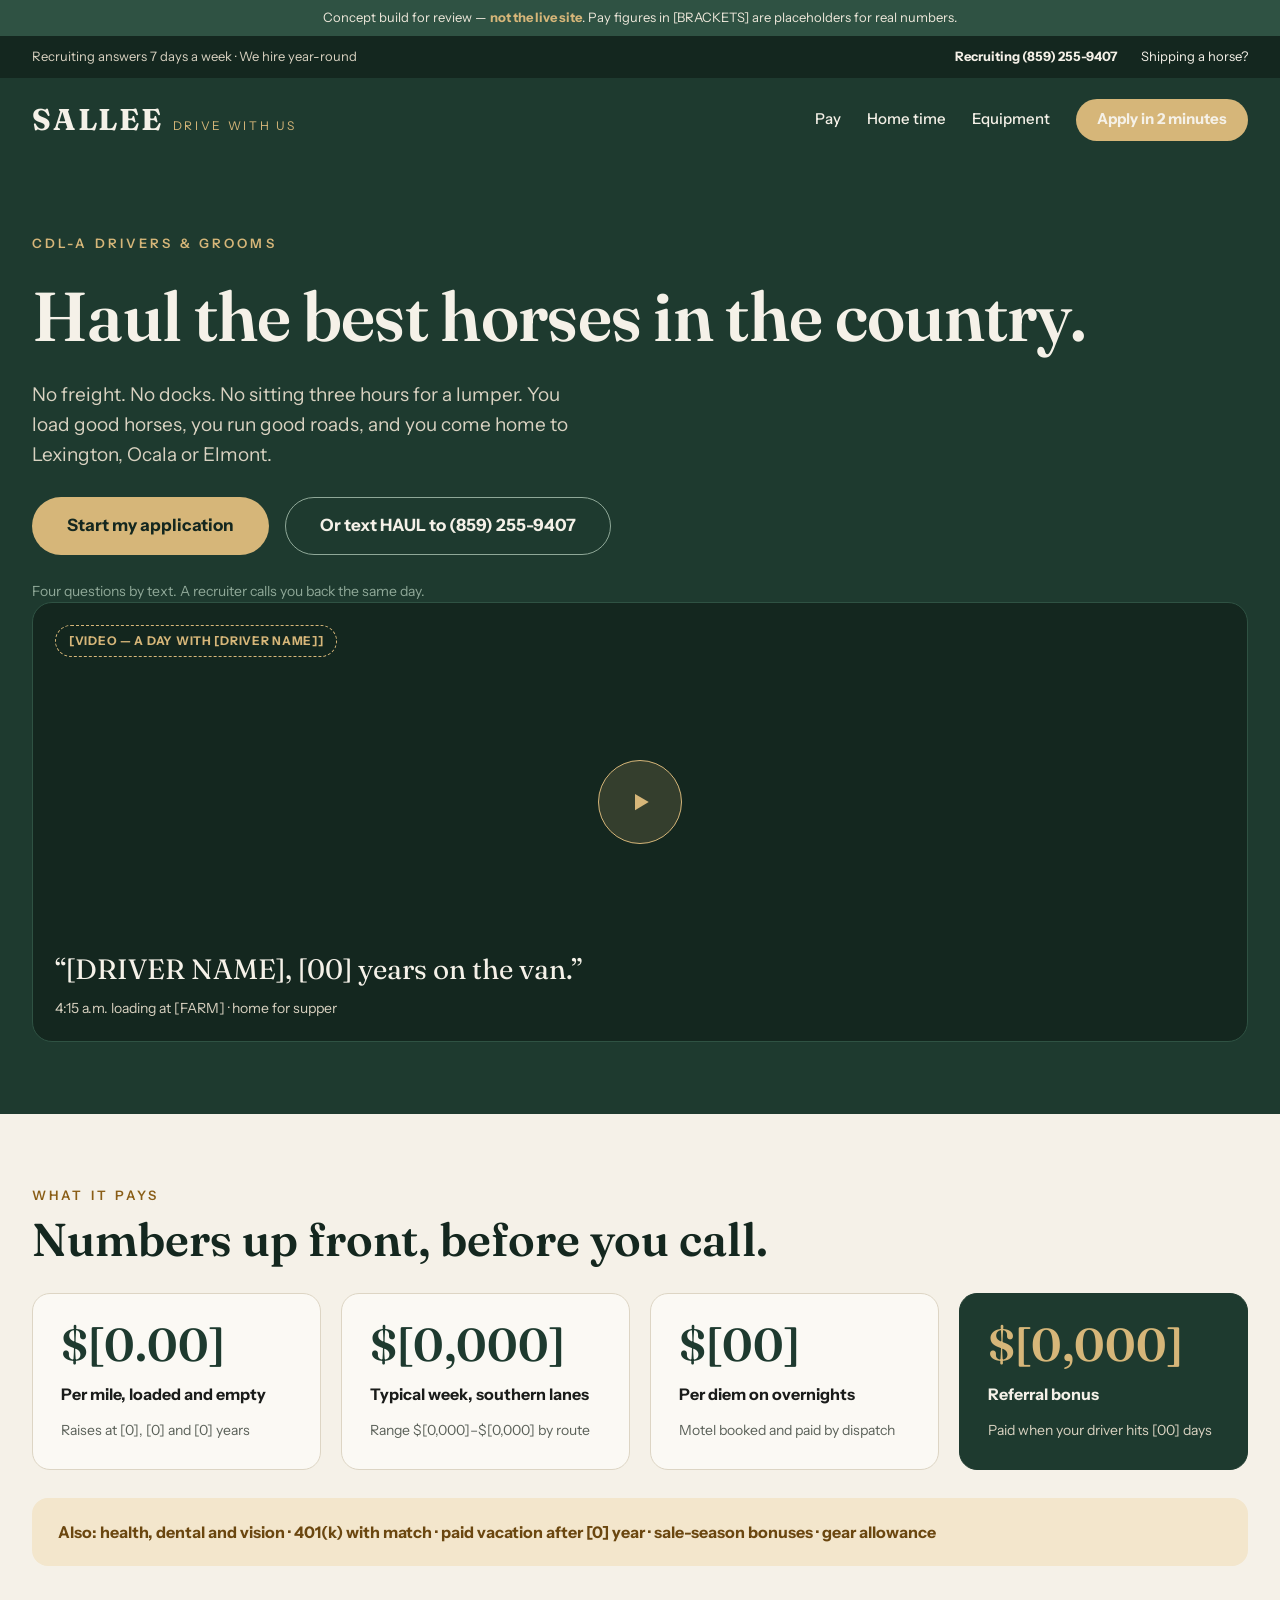
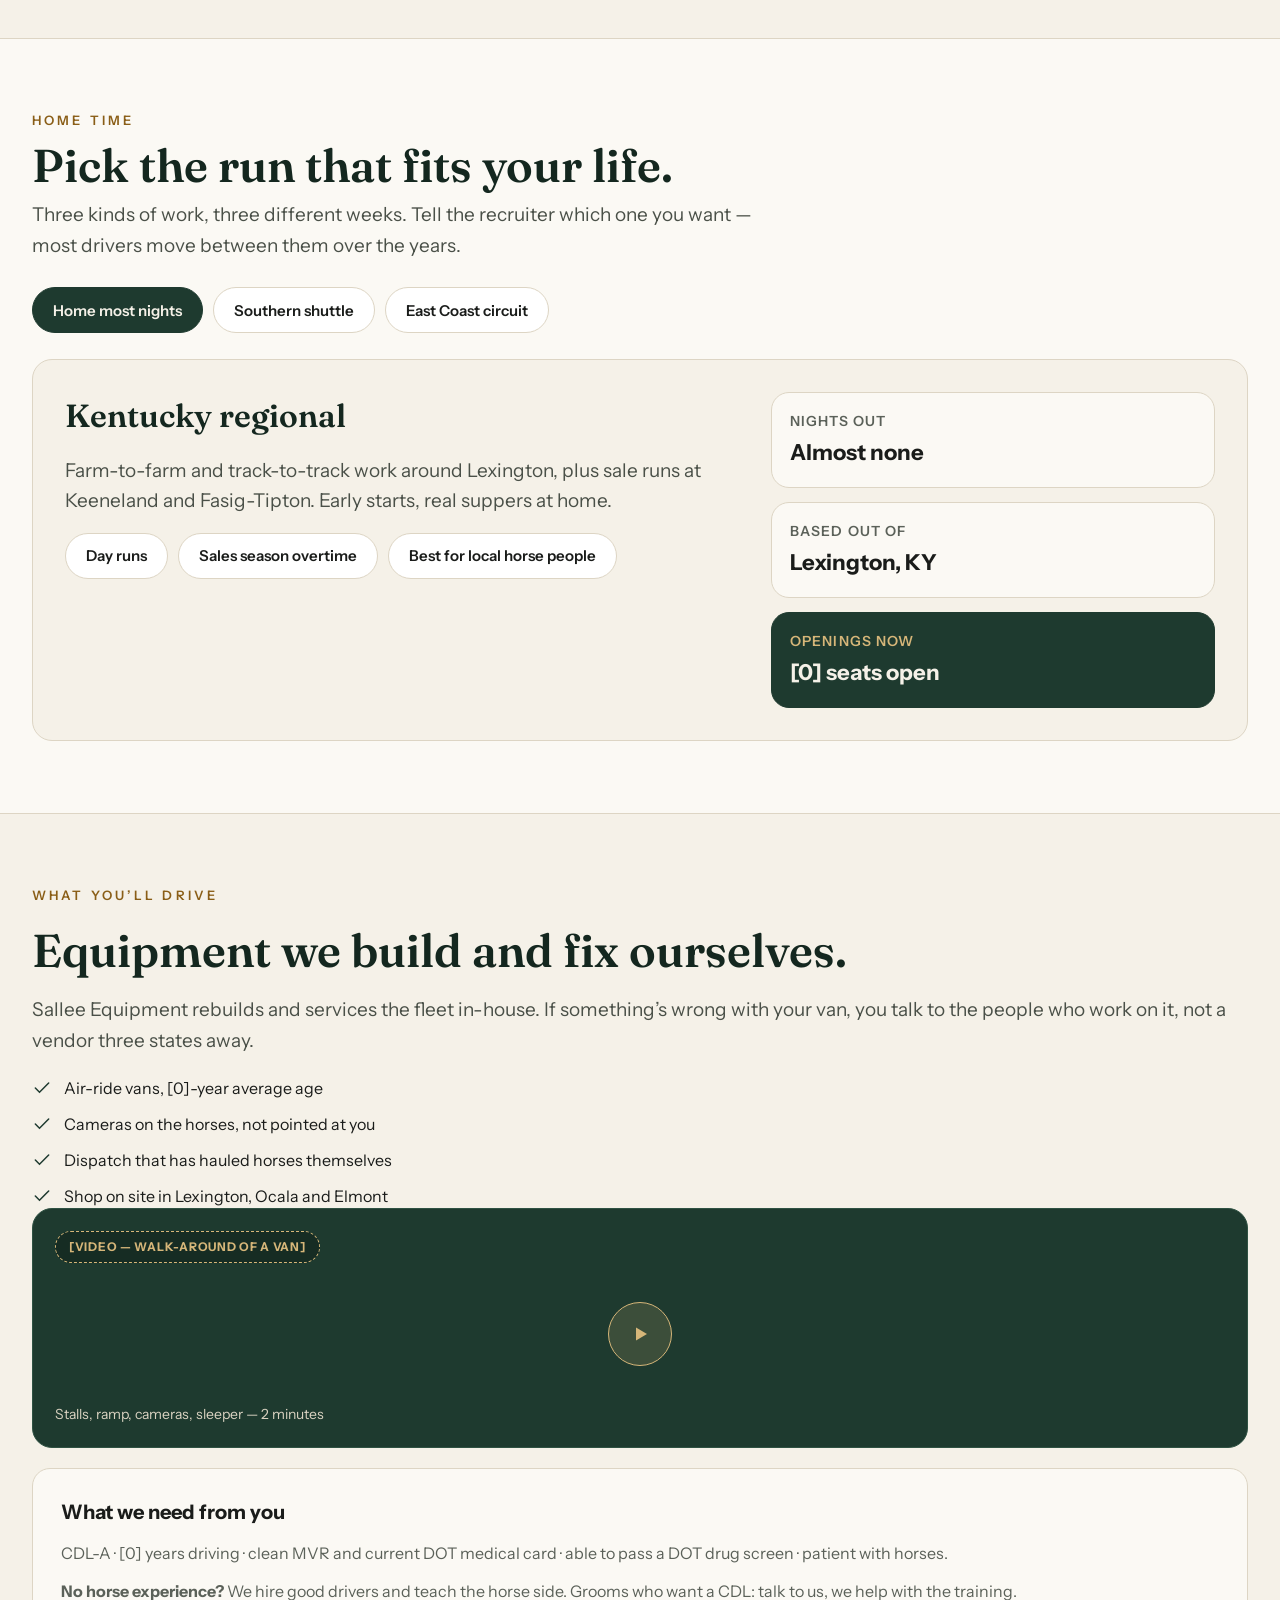
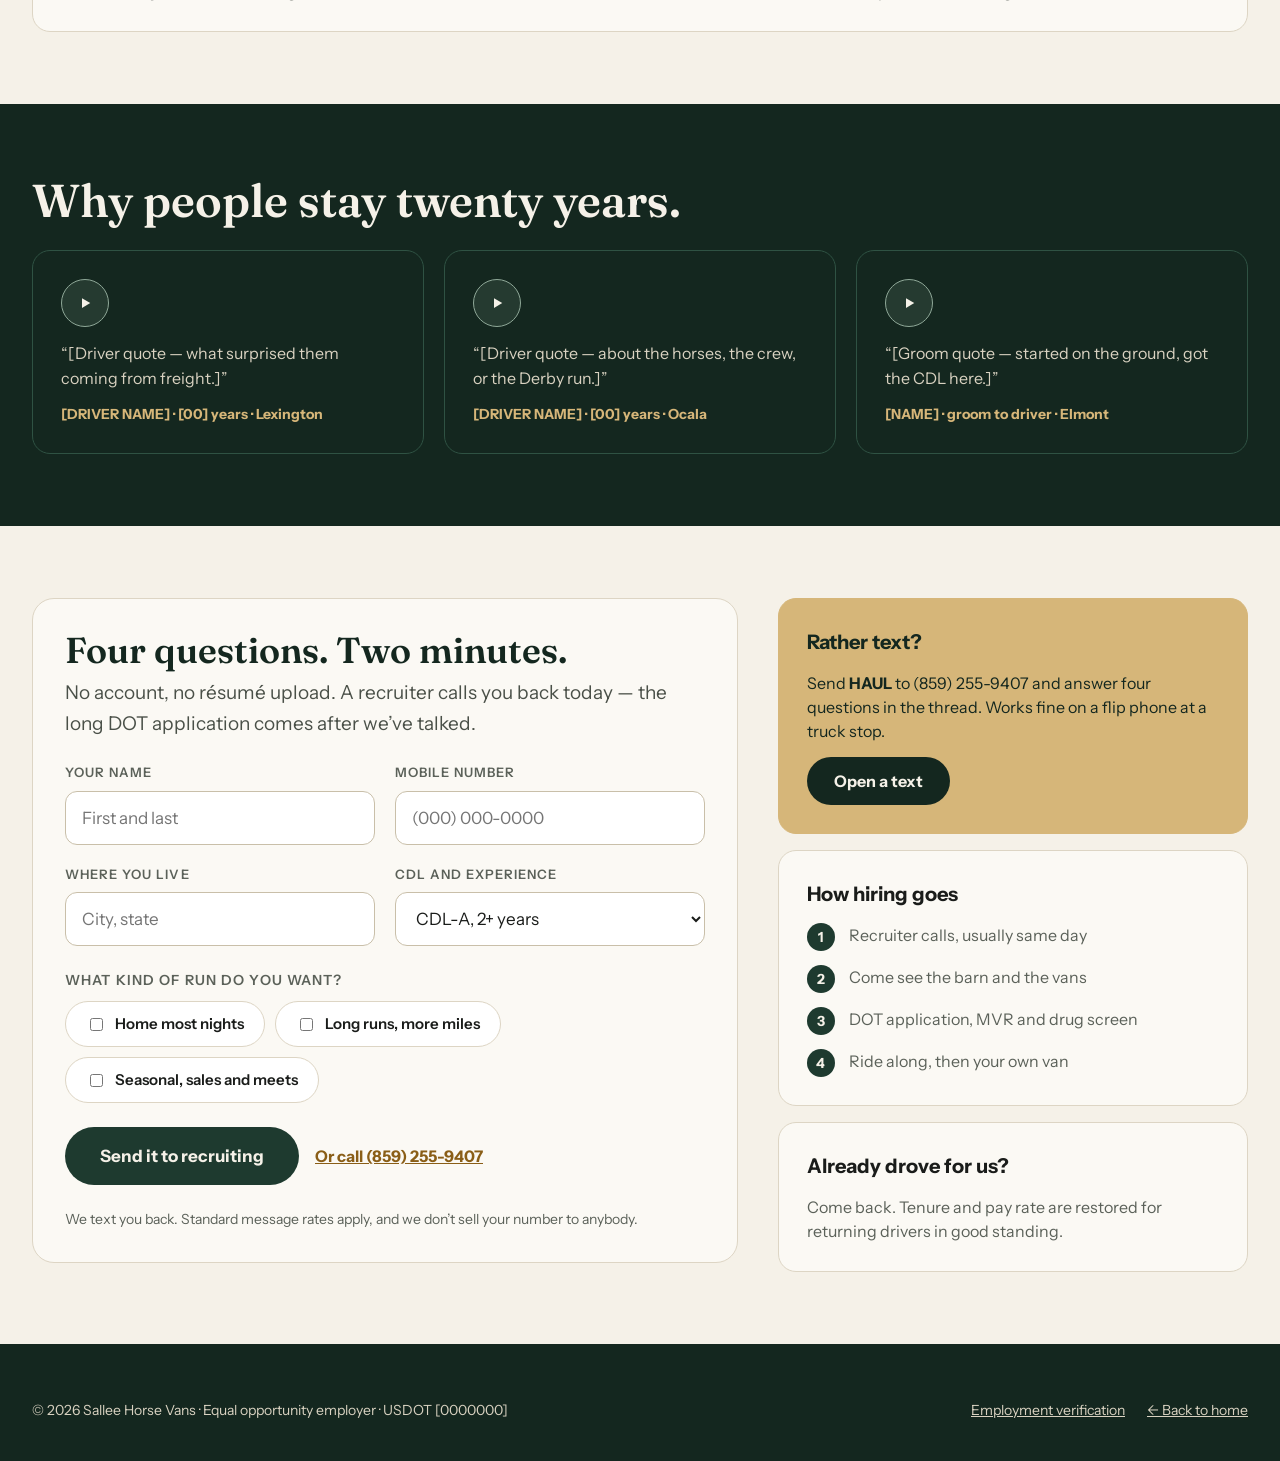
<file: drive.html>
<!doctype html>
<html lang="en">
<head>
<meta charset="utf-8">
<meta name="viewport" content="width=device-width, initial-scale=1">
<title>Drive for Sallee — CDL drivers and grooms</title>
<link rel="preconnect" href="https://fonts.googleapis.com">
<link rel="preconnect" href="https://fonts.gstatic.com" crossorigin>
<link href="https://fonts.googleapis.com/css2?family=Fraunces:opsz,wght@9..144,400;9..144,600;9..144,700&family=Instrument+Sans:wght@400;500;600;700&display=swap" rel="stylesheet">
<style>
/* Sallee Horse Vans — redesign concept
   Shared stylesheet. Colors, type and components for every page. */

:root {
  --ink: #1A1C1A;
  --body: #4A5048;
  --muted: #5B6159;
  --cream: #F5F1E8;
  --card: #FBF9F4;
  --line: #DDD5C4;
  --line-strong: #C9BFA9;
  --green: #1E3A2F;
  --dark: #14271F;
  --sage: #8FA898;
  --gold: #D6B679;
  --brass: #8A5E17;
  --brass-dark: #6B4710;
  --sand: #F3E6CC;
  --mint: #DCEBDF;
  --mint-ink: #1E5B3F;
  --plum: #EEDFE8;
  --plum-ink: #6B3A5A;
  --serif: Fraunces, Georgia, 'Times New Roman', serif;
  --sans: 'Instrument Sans', system-ui, -apple-system, 'Segoe UI', sans-serif;
  --wrap: 1280px;
}

* { box-sizing: border-box; }

html { scroll-behavior: smooth; }

body {
  margin: 0;
  font-family: var(--sans);
  background: var(--cream);
  color: var(--ink);
  font-size: 16px;
  line-height: 1.5;
  -webkit-font-smoothing: antialiased;
}

a { color: var(--brass); }
a:hover { color: var(--brass-dark); }

h1, h2, h3 { font-family: var(--serif); font-weight: 600; color: var(--dark); margin: 0; line-height: 1.08; }
h1 { font-size: clamp(40px, 5.4vw, 72px); letter-spacing: -0.01em; }
h2 { font-size: clamp(30px, 3.6vw, 48px); }
h3 { font-family: var(--sans); font-size: 21px; font-weight: 700; }
p { margin: 0; }

button, input, select, textarea { font-family: inherit; font-size: 16px; color: inherit; }

.wrap { width: 100%; max-width: var(--wrap); margin: 0 auto; padding: 0 32px; }
.stack { display: flex; flex-direction: column; }
.muted { color: var(--muted); }
.lead { font-size: 19px; line-height: 1.6; color: var(--body); }
.small { font-size: 14px; }
.center { text-align: center; }

.eyebrow {
  font-size: 13px; font-weight: 600; letter-spacing: 0.24em;
  text-transform: uppercase; color: var(--brass);
}
.eyebrow--gold { color: var(--gold); }

/* ---------- top bar + header ---------- */

.topbar {
  background: var(--dark); color: #D9D2C1; font-size: 13px;
}
.topbar .wrap { display: flex; align-items: center; justify-content: space-between; gap: 24px; min-height: 42px; flex-wrap: wrap; padding-top: 6px; padding-bottom: 6px; }
.topbar a { color: var(--cream); text-decoration: none; }
.topbar a:hover { text-decoration: underline; }
.topbar-group { display: flex; gap: 24px; align-items: center; flex-wrap: wrap; }

.site-header { background: var(--green); color: var(--cream); position: sticky; top: 0; z-index: 20; }
.site-header .wrap { display: flex; align-items: center; justify-content: space-between; gap: 24px; min-height: 84px; flex-wrap: wrap; }
.brand { display: flex; align-items: baseline; gap: 10px; text-decoration: none; color: var(--cream); }
.brand-mark { font-family: var(--serif); font-size: 30px; font-weight: 700; letter-spacing: 0.06em; }
.brand-sub { font-size: 12px; letter-spacing: 0.22em; text-transform: uppercase; color: var(--gold); }
.nav { display: flex; gap: 26px; align-items: center; font-size: 15px; font-weight: 500; flex-wrap: wrap; }
.nav a { color: var(--cream); text-decoration: none; }
.nav a:hover { color: var(--gold); }
.nav a.is-current { color: var(--gold); font-weight: 700; }

/* ---------- buttons ---------- */

.btn {
  display: inline-flex; align-items: center; justify-content: center; gap: 10px;
  min-height: 48px; padding: 0 26px; border-radius: 999px;
  font-size: 16px; font-weight: 700; text-decoration: none; cursor: pointer;
  border: 1px solid transparent; transition: filter .15s ease, background .15s ease;
}
.btn:hover { filter: brightness(1.06); }
.btn--gold { background: var(--gold); color: var(--dark); }
.btn--green { background: var(--green); color: var(--cream); }
.btn--dark { background: var(--dark); color: var(--cream); }
.btn--outline { background: transparent; color: var(--green); border-color: var(--green); }
.btn--ghost { background: transparent; color: var(--cream); border-color: var(--sage); }
.btn--quiet { background: transparent; color: var(--ink); border-color: var(--line); font-weight: 600; }
.btn--block { width: 100%; }
.btn--sm { min-height: 42px; padding: 0 20px; font-size: 15px; }
.btn--lg { min-height: 58px; padding: 0 34px; font-size: 17px; }

/* ---------- sections + surfaces ---------- */

section { padding: 72px 0; }
section.tight { padding: 40px 0; }
.band-green { background: var(--green); color: var(--cream); }
.band-dark { background: var(--dark); color: var(--cream); }
.band-card { background: var(--card); border-top: 1px solid var(--line); border-bottom: 1px solid var(--line); }
.band-gold { background: var(--gold); color: var(--dark); }
.band-green h1, .band-green h2, .band-dark h1, .band-dark h2 { color: var(--cream); }
.band-green .lead, .band-dark .lead { color: #D9D2C1; }

.card {
  background: var(--card); border: 1px solid var(--line); border-radius: 18px; padding: 28px;
  display: flex; flex-direction: column; gap: 14px;
}
.card--plain { background: var(--cream); }
.card--green { background: var(--green); color: var(--cream); border-color: var(--green); }
.card--dark { background: var(--dark); color: var(--cream); border-color: #2F5243; }
.card--green h3, .card--dark h3 { color: var(--cream); }
.card--dashed { background: transparent; border-style: dashed; border-color: var(--line-strong); }
a.card { text-decoration: none; color: var(--ink); }
a.card:hover { border-color: var(--brass); }
a.card--green:hover, a.card--dark:hover { border-color: var(--gold); }

.grid { display: grid; gap: 20px; }
.grid-2 { grid-template-columns: repeat(2, minmax(0, 1fr)); }
.grid-3 { grid-template-columns: repeat(3, minmax(0, 1fr)); }
.grid-4 { grid-template-columns: repeat(4, minmax(0, 1fr)); }
.split { display: grid; grid-template-columns: minmax(0, 1.5fr) minmax(0, 1fr); gap: 32px; align-items: start; }
.split--even { grid-template-columns: repeat(2, minmax(0, 1fr)); align-items: center; }
.row-between { display: flex; justify-content: space-between; align-items: flex-end; gap: 32px; flex-wrap: wrap; }
.row-center { display: flex; align-items: center; gap: 16px; flex-wrap: wrap; }

/* ---------- pills, chips, tags ---------- */

.tag {
  display: inline-flex; align-items: center; gap: 8px; align-self: flex-start;
  padding: 6px 13px; border-radius: 999px;
  font-size: 12px; font-weight: 700; letter-spacing: 0.06em; text-transform: uppercase;
  background: var(--sand); color: var(--brass-dark);
}
.tag--sale { background: var(--sand); color: var(--brass-dark); }
.tag--racing { background: var(--mint); color: var(--mint-ink); }
.tag--show { background: var(--plum); color: var(--plum-ink); }
.tag--gold { background: var(--gold); color: var(--dark); }
.tag--grey { background: #EDE7DA; color: var(--muted); }
.tag--alert { background: #F6DCDC; color: #8A2F2F; }
.tag--dashed { background: rgba(20,39,31,.72); color: var(--gold); border: 1px dashed var(--gold); }

.chip {
  min-height: 46px; padding: 0 20px; border-radius: 999px;
  background: #fff; color: var(--ink); border: 1px solid var(--line);
  font-size: 15px; font-weight: 600; cursor: pointer;
  display: inline-flex; align-items: center; gap: 9px;
}
.chip[aria-pressed="true"], .chip.is-on { background: var(--green); color: var(--cream); border-color: var(--green); }
.chip-dot { width: 10px; height: 10px; border-radius: 999px; background: var(--gold); }
.chip-row { display: flex; gap: 10px; flex-wrap: wrap; }
.chip--square { border-radius: 10px; min-width: 64px; justify-content: center; }

/* ---------- tabs ---------- */

.tabs { display: flex; gap: 6px; border-bottom: 1px solid var(--line); flex-wrap: wrap; }
.tab {
  padding: 16px 22px; border: 0; background: transparent; cursor: pointer;
  font-size: 17px; font-weight: 500; color: var(--muted);
  border-bottom: 3px solid transparent; margin-bottom: -1px;
}
.tab[aria-selected="true"] { color: var(--dark); font-weight: 700; border-bottom-color: var(--gold); }
.panel[hidden] { display: none; }

/* ---------- stats ---------- */

.stat { display: flex; flex-direction: column; gap: 6px; padding-left: 20px; border-left: 2px solid var(--gold); }
.stat-num { font-family: var(--serif); font-size: 46px; font-weight: 600; color: var(--green); line-height: 1; }
.stat-label { font-size: 15px; color: var(--muted); }
.card--green .stat-num, .card--dark .stat-num { color: var(--gold); }

/* ---------- forms ---------- */

.field { display: flex; flex-direction: column; gap: 8px; }
.field > span, .field > label { font-size: 13px; font-weight: 600; letter-spacing: 0.08em; text-transform: uppercase; color: var(--muted); }
.field input, .field select, .field textarea {
  min-height: 54px; padding: 14px 16px; border: 1px solid var(--line-strong);
  border-radius: 12px; background: #fff; font-size: 17px; color: var(--ink);
}
.field textarea { resize: vertical; line-height: 1.5; }
.field input:focus, .field select:focus, .field textarea:focus { outline: 2px solid var(--green); outline-offset: 1px; }
.check { display: flex; align-items: center; gap: 10px; font-size: 15px; color: var(--body); cursor: pointer; }
.check input { width: 18px; height: 18px; accent-color: var(--green); }
.quote-bar {
  background: var(--card); border-radius: 20px; padding: 24px;
  box-shadow: 0 18px 40px rgba(20,39,31,.16);
  display: grid; grid-template-columns: repeat(5, minmax(0, 1fr)); gap: 16px; align-items: end;
}
.dark-field input { background: var(--green); border-color: #2F5243; color: var(--cream); }
.dark-field > span { color: var(--sage); }

/* ---------- video placeholders ---------- */

.media {
  position: relative; background: var(--green); border: 1px solid #2F5243;
  border-radius: 20px; padding: 22px; color: var(--cream);
  display: flex; flex-direction: column; justify-content: space-between; gap: 18px;
  min-height: 240px;
}
.media--tall { min-height: 440px; }
.media-caption { font-family: var(--serif); font-size: 28px; }
.play {
  align-self: center; width: 84px; height: 84px; border-radius: 999px;
  border: 1px solid var(--gold); background: rgba(214,182,121,.16);
  display: flex; align-items: center; justify-content: center; cursor: pointer;
}
.play--sm { width: 48px; height: 48px; align-self: flex-start; border-color: var(--sage); background: rgba(143,168,152,.14); }
.play svg { fill: var(--gold); }
.play--sm svg { fill: var(--cream); }
.media-row { display: flex; align-items: center; gap: 16px; }

/* ---------- stall pips ---------- */

.stalls { display: flex; gap: 5px; flex-wrap: wrap; }
.stall { width: 20px; height: 30px; border-radius: 4px; background: var(--green); }
.stall--open { background: transparent; border: 1.5px dashed var(--brass); }

/* ---------- tables ---------- */

.table { border: 1px solid var(--line); border-radius: 16px; background: var(--card); overflow: hidden; }
.table-head, .table-row { display: grid; gap: 14px; align-items: center; padding: 16px 22px; }
.table-head {
  background: #F0EADD; font-size: 12px; font-weight: 700;
  letter-spacing: 0.08em; text-transform: uppercase; color: var(--muted);
}
.table-row { border-top: 1px solid #E6DECF; font-size: 15px; }
.table-row.is-selected { background: var(--sand); }

/* ---------- event list ---------- */

.event-row {
  width: 100%; text-align: left; cursor: pointer;
  background: var(--card); border: 1px solid var(--line); border-radius: 16px;
  padding: 14px 20px; display: flex; align-items: center; gap: 20px;
}
.event-row[aria-pressed="true"] { background: #FBF3E2; border-color: #B8862F; }
.event-date {
  width: 92px; flex-shrink: 0; padding: 8px 0; border-radius: 12px; background: var(--cream);
  display: flex; flex-direction: column; align-items: center; gap: 2px;
}
.event-mon { font-size: 12px; font-weight: 700; letter-spacing: .14em; color: var(--brass); }
.event-days { font-family: var(--serif); font-size: 22px; font-weight: 600; color: var(--dark); white-space: nowrap; }
.event-main { flex-grow: 1; display: flex; flex-direction: column; gap: 4px; }
.event-name { font-size: 18px; font-weight: 700; }

/* ---------- footer ---------- */

.site-footer { background: var(--dark); color: #D9D2C1; padding: 56px 0 40px; }
.site-footer a { color: #D9D2C1; }
.site-footer .wrap { display: flex; flex-direction: column; gap: 32px; }
.footer-cta {
  background: var(--green); border-radius: 18px; padding: 28px;
  display: flex; justify-content: space-between; align-items: center; gap: 24px; flex-wrap: wrap;
}
.footer-cta-title { font-family: var(--serif); font-size: 28px; color: var(--cream); }
.footer-bottom { display: flex; justify-content: space-between; gap: 24px; font-size: 14px; flex-wrap: wrap; }
.footer-links { display: flex; gap: 22px; flex-wrap: wrap; }

/* ---------- prototype banner ---------- */

.proto {
  background: #2F5243; color: #EDE7DA; font-size: 13px; text-align: center;
  padding: 8px 16px;
}
.proto strong { color: var(--gold); }

/* ---------- responsive ---------- */

@media (max-width: 1080px) {
  .grid-4 { grid-template-columns: repeat(2, minmax(0, 1fr)); }
  .quote-bar { grid-template-columns: repeat(2, minmax(0, 1fr)); }
  .split, .split--even { grid-template-columns: minmax(0, 1fr); }
}

@media (max-width: 820px) {
  section { padding: 48px 0; }
  .wrap { padding: 0 20px; }
  .grid-2, .grid-3, .grid-4 { grid-template-columns: minmax(0, 1fr); }
  .quote-bar { grid-template-columns: minmax(0, 1fr); }
  .site-header .wrap { min-height: 72px; padding-top: 12px; padding-bottom: 12px; }
  .nav { gap: 16px; font-size: 14px; }
  .event-row { flex-wrap: wrap; }
  .table-head { display: none; }
  .table-row { grid-template-columns: minmax(0, 1fr) !important; gap: 6px; }
  .media--tall { min-height: 320px; }
}

</style>
</head>
<body>

<div class="proto">Concept build for review — <strong>not the live site</strong>. Pay figures in [BRACKETS] are placeholders for real numbers.</div>

<div class="topbar">
  <div class="wrap">
    <span>Recruiting answers 7 days a week · We hire year-round</span>
    <div class="topbar-group">
      <a href="tel:+18592559407"><strong>Recruiting (859) 255-9407</strong></a>
      <a href="index.html">Shipping a horse?</a>
    </div>
  </div>
</div>

<header class="site-header">
  <div class="wrap">
    <a class="brand" href="index.html">
      <span class="brand-mark">SALLEE</span>
      <span class="brand-sub">Drive with us</span>
    </a>
    <nav class="nav">
      <a href="#pay">Pay</a>
      <a href="#routes">Home time</a>
      <a href="#equipment">Equipment</a>
      <a class="btn btn--gold btn--sm" href="#apply">Apply in 2 minutes</a>
    </nav>
  </div>
</header>

<section class="band-green">
  <div class="wrap split--even" style="gap: 56px;">
    <div class="stack" style="gap: 26px;">
      <span class="eyebrow eyebrow--gold">CDL-A drivers &amp; grooms</span>
      <h1>Haul the best horses in the country.</h1>
      <p class="lead" style="max-width: 540px;">No freight. No docks. No sitting three hours for a lumper. You load good horses, you run good roads, and you come home to Lexington, Ocala or Elmont.</p>
      <div class="row-center">
        <a class="btn btn--gold btn--lg" href="#apply">Start my application</a>
        <a class="btn btn--ghost btn--lg" href="sms:+18592559407">Or text HAUL to (859) 255-9407</a>
      </div>
      <span class="small" style="color: var(--sage);">Four questions by text. A recruiter calls you back the same day.</span>
    </div>

    <div class="media media--tall" style="background: var(--dark);">
      <span class="tag tag--dashed" data-play-note>[VIDEO — a day with [DRIVER NAME]]</span>
      <button class="play" type="button" data-play aria-label="Play a day in the life of a Sallee driver">
        <svg width="30" height="30" viewBox="0 0 24 24" aria-hidden="true"><path d="M8 5.5v13l11-6.5z"/></svg>
      </button>
      <div class="stack" style="gap: 8px;">
        <span class="media-caption">“[DRIVER NAME], [00] years on the van.”</span>
        <span class="small" style="color: #D9D2C1;">4:15 a.m. loading at [FARM] · home for supper</span>
      </div>
    </div>
  </div>
</section>

<section id="pay">
  <div class="wrap stack" style="gap: 28px;">
    <div class="stack" style="gap: 10px; max-width: 820px;">
      <span class="eyebrow">What it pays</span>
      <h2>Numbers up front, before you call.</h2>
    </div>
    <div class="grid grid-4">
      <div class="card"><span class="stat-num">$[0.00]</span><span style="font-weight: 700;">Per mile, loaded and empty</span><span class="small muted">Raises at [0], [0] and [0] years</span></div>
      <div class="card"><span class="stat-num">$[0,000]</span><span style="font-weight: 700;">Typical week, southern lanes</span><span class="small muted">Range $[0,000]–$[0,000] by route</span></div>
      <div class="card"><span class="stat-num">$[00]</span><span style="font-weight: 700;">Per diem on overnights</span><span class="small muted">Motel booked and paid by dispatch</span></div>
      <div class="card card--green"><span class="stat-num">$[0,000]</span><span style="font-weight: 700;">Referral bonus</span><span class="small" style="color: #D9D2C1;">Paid when your driver hits [00] days</span></div>
    </div>
    <div style="padding: 22px 26px; border-radius: 16px; background: var(--sand);">
      <span style="font-weight: 700; color: var(--brass-dark);">Also: health, dental and vision · 401(k) with match · paid vacation after [0] year · sale-season bonuses · gear allowance</span>
    </div>
  </div>
</section>

<section class="band-card" id="routes">
  <div class="wrap stack" style="gap: 26px;">
    <div class="stack" style="gap: 10px; max-width: 760px;">
      <span class="eyebrow">Home time</span>
      <h2>Pick the run that fits your life.</h2>
      <p class="lead">Three kinds of work, three different weeks. Tell the recruiter which one you want — most drivers move between them over the years.</p>
    </div>

    <div class="chip-row" data-choice="run" role="group" aria-label="Types of driving work">
      <button class="chip" type="button" data-value="regional" aria-pressed="true">Home most nights</button>
      <button class="chip" type="button" data-value="southern" aria-pressed="false">Southern shuttle</button>
      <button class="chip" type="button" data-value="eastern" aria-pressed="false">East Coast circuit</button>
    </div>

    <div class="card card--plain split" style="border-radius: 20px; padding: 32px; gap: 40px;">
      <div class="stack" style="gap: 16px;">
        <span style="font-family: var(--serif); font-size: 32px; font-weight: 600; color: var(--dark);" id="run-title">Kentucky regional</span>
        <p class="lead" id="run-body">Farm-to-farm and track-to-track work around Lexington, plus sale runs at Keeneland and Fasig-Tipton. Early starts, real suppers at home.</p>
        <div class="chip-row" id="run-tags"></div>
      </div>
      <div class="stack" style="gap: 14px;">
        <div class="card" style="padding: 18px; gap: 4px;">
          <span class="small" style="letter-spacing: .08em; text-transform: uppercase; color: var(--muted); font-weight: 600;">Nights out</span>
          <span style="font-size: 22px; font-weight: 700;" id="run-nights">Almost none</span>
        </div>
        <div class="card" style="padding: 18px; gap: 4px;">
          <span class="small" style="letter-spacing: .08em; text-transform: uppercase; color: var(--muted); font-weight: 600;">Based out of</span>
          <span style="font-size: 22px; font-weight: 700;" id="run-base">Lexington, KY</span>
        </div>
        <div class="card card--green" style="padding: 18px; gap: 4px;">
          <span class="small" style="letter-spacing: .08em; text-transform: uppercase; color: var(--gold); font-weight: 600;">Openings now</span>
          <span style="font-size: 22px; font-weight: 700;" id="run-openings">[0] seats open</span>
        </div>
      </div>
    </div>
  </div>
</section>

<section id="equipment">
  <div class="wrap split--even" style="gap: 48px; align-items: start;">
    <div class="stack" style="gap: 20px;">
      <span class="eyebrow">What you’ll drive</span>
      <h2>Equipment we build and fix ourselves.</h2>
      <p class="lead">Sallee Equipment rebuilds and services the fleet in-house. If something’s wrong with your van, you talk to the people who work on it, not a vendor three states away.</p>
      <div class="stack" style="gap: 12px;">
        <span class="row-center" style="gap: 12px;"><svg width="20" height="20" viewBox="0 0 24 24" fill="none" stroke="#1E3A2F" stroke-width="1.8" stroke-linecap="round" aria-hidden="true"><path d="M20 6L9 17l-5-5"/></svg>Air-ride vans, [0]-year average age</span>
        <span class="row-center" style="gap: 12px;"><svg width="20" height="20" viewBox="0 0 24 24" fill="none" stroke="#1E3A2F" stroke-width="1.8" stroke-linecap="round" aria-hidden="true"><path d="M20 6L9 17l-5-5"/></svg>Cameras on the horses, not pointed at you</span>
        <span class="row-center" style="gap: 12px;"><svg width="20" height="20" viewBox="0 0 24 24" fill="none" stroke="#1E3A2F" stroke-width="1.8" stroke-linecap="round" aria-hidden="true"><path d="M20 6L9 17l-5-5"/></svg>Dispatch that has hauled horses themselves</span>
        <span class="row-center" style="gap: 12px;"><svg width="20" height="20" viewBox="0 0 24 24" fill="none" stroke="#1E3A2F" stroke-width="1.8" stroke-linecap="round" aria-hidden="true"><path d="M20 6L9 17l-5-5"/></svg>Shop on site in Lexington, Ocala and Elmont</span>
      </div>
    </div>
    <div class="stack" style="gap: 20px;">
      <div class="media">
        <span class="tag tag--dashed" data-play-note>[VIDEO — walk-around of a van]</span>
        <button class="play" type="button" data-play aria-label="Play the van walk-around" style="width: 64px; height: 64px;">
          <svg width="24" height="24" viewBox="0 0 24 24" aria-hidden="true"><path d="M8 5.5v13l11-6.5z"/></svg>
        </button>
        <span class="small" style="color: #D9D2C1;">Stalls, ramp, cameras, sleeper — 2 minutes</span>
      </div>
      <div class="card">
        <span style="font-size: 20px; font-weight: 700;">What we need from you</span>
        <span class="muted">CDL-A · [0] years driving · clean MVR and current DOT medical card · able to pass a DOT drug screen · patient with horses.</span>
        <span class="muted"><strong>No horse experience?</strong> We hire good drivers and teach the horse side. Grooms who want a CDL: talk to us, we help with the training.</span>
      </div>
    </div>
  </div>
</section>

<section class="band-dark">
  <div class="wrap stack" style="gap: 24px;">
    <h2>Why people stay twenty years.</h2>
    <div class="grid grid-3">
      <div class="card card--dark">
        <button class="play play--sm" type="button" data-play aria-label="Play [DRIVER NAME]’s story"><svg width="18" height="18" viewBox="0 0 24 24" aria-hidden="true"><path d="M8 5.5v13l11-6.5z"/></svg></button>
        <p style="color: #D9D2C1; line-height: 1.55;">“[Driver quote — what surprised them coming from freight.]”</p>
        <span class="small" style="font-weight: 700; color: var(--gold);" data-play-note>[DRIVER NAME] · [00] years · Lexington</span>
      </div>
      <div class="card card--dark">
        <button class="play play--sm" type="button" data-play aria-label="Play [DRIVER NAME]’s story"><svg width="18" height="18" viewBox="0 0 24 24" aria-hidden="true"><path d="M8 5.5v13l11-6.5z"/></svg></button>
        <p style="color: #D9D2C1; line-height: 1.55;">“[Driver quote — about the horses, the crew, or the Derby run.]”</p>
        <span class="small" style="font-weight: 700; color: var(--gold);" data-play-note>[DRIVER NAME] · [00] years · Ocala</span>
      </div>
      <div class="card card--dark">
        <button class="play play--sm" type="button" data-play aria-label="Play [GROOM NAME]’s story"><svg width="18" height="18" viewBox="0 0 24 24" aria-hidden="true"><path d="M8 5.5v13l11-6.5z"/></svg></button>
        <p style="color: #D9D2C1; line-height: 1.55;">“[Groom quote — started on the ground, got the CDL here.]”</p>
        <span class="small" style="font-weight: 700; color: var(--gold);" data-play-note>[NAME] · groom to driver · Elmont</span>
      </div>
    </div>
  </div>
</section>

<section id="apply">
  <div class="wrap split" style="gap: 40px;">
    <form class="card" data-demo style="border-radius: 22px; padding: 32px; gap: 24px;">
      <div class="stack" style="gap: 8px;">
        <h2 style="font-size: 36px;">Four questions. Two minutes.</h2>
        <span class="lead">No account, no résumé upload. A recruiter calls you back today — the long DOT application comes after we’ve talked.</span>
      </div>
      <div class="grid grid-2">
        <label class="field" for="d-name"><span>Your name</span><input id="d-name" type="text" placeholder="First and last"></label>
        <label class="field" for="d-phone"><span>Mobile number</span><input id="d-phone" type="tel" placeholder="(000) 000-0000"></label>
        <label class="field" for="d-base"><span>Where you live</span><input id="d-base" type="text" placeholder="City, state"></label>
        <label class="field" for="d-exp"><span>CDL and experience</span>
          <select id="d-exp">
            <option>CDL-A, 2+ years</option>
            <option>CDL-A, under 2 years</option>
            <option>CDL-B</option>
            <option>No CDL — groom or barn help</option>
          </select>
        </label>
      </div>
      <div class="stack" style="gap: 10px;">
        <span class="small" style="font-weight: 600; letter-spacing: .08em; text-transform: uppercase; color: var(--muted);">What kind of run do you want?</span>
        <div class="chip-row">
          <label class="chip" for="w1"><input id="w1" type="checkbox" style="accent-color: var(--green);"> Home most nights</label>
          <label class="chip" for="w2"><input id="w2" type="checkbox" style="accent-color: var(--green);"> Long runs, more miles</label>
          <label class="chip" for="w3"><input id="w3" type="checkbox" style="accent-color: var(--green);"> Seasonal, sales and meets</label>
        </div>
      </div>
      <div class="row-center">
        <button class="btn btn--green btn--lg" type="submit">Send it to recruiting</button>
        <a href="tel:+18592559407" style="font-weight: 700;">Or call (859) 255-9407</a>
      </div>
      <span class="small muted" data-demo-note hidden>Concept only — this application went nowhere. On the live site it would reach recruiting.</span>
      <span class="small muted">We text you back. Standard message rates apply, and we don’t sell your number to anybody.</span>
    </form>

    <aside class="stack" style="gap: 16px;">
      <div class="card" style="background: var(--gold); border-color: var(--gold); color: var(--dark);">
        <span style="font-size: 20px; font-weight: 700;">Rather text?</span>
        <span>Send <strong>HAUL</strong> to (859) 255-9407 and answer four questions in the thread. Works fine on a flip phone at a truck stop.</span>
        <a class="btn btn--dark" style="align-self: flex-start;" href="sms:+18592559407">Open a text</a>
      </div>
      <div class="card">
        <span style="font-size: 20px; font-weight: 700;">How hiring goes</span>
        <span class="row-center" style="gap: 14px; align-items: flex-start;"><span style="width: 28px; height: 28px; flex-shrink: 0; border-radius: 999px; background: var(--green); color: var(--cream); font-size: 14px; font-weight: 700; display: flex; align-items: center; justify-content: center;">1</span><span class="muted">Recruiter calls, usually same day</span></span>
        <span class="row-center" style="gap: 14px; align-items: flex-start;"><span style="width: 28px; height: 28px; flex-shrink: 0; border-radius: 999px; background: var(--green); color: var(--cream); font-size: 14px; font-weight: 700; display: flex; align-items: center; justify-content: center;">2</span><span class="muted">Come see the barn and the vans</span></span>
        <span class="row-center" style="gap: 14px; align-items: flex-start;"><span style="width: 28px; height: 28px; flex-shrink: 0; border-radius: 999px; background: var(--green); color: var(--cream); font-size: 14px; font-weight: 700; display: flex; align-items: center; justify-content: center;">3</span><span class="muted">DOT application, MVR and drug screen</span></span>
        <span class="row-center" style="gap: 14px; align-items: flex-start;"><span style="width: 28px; height: 28px; flex-shrink: 0; border-radius: 999px; background: var(--green); color: var(--cream); font-size: 14px; font-weight: 700; display: flex; align-items: center; justify-content: center;">4</span><span class="muted">Ride along, then your own van</span></span>
      </div>
      <div class="card">
        <span style="font-size: 20px; font-weight: 700;">Already drove for us?</span>
        <span class="muted">Come back. Tenure and pay rate are restored for returning drivers in good standing.</span>
      </div>
    </aside>
  </div>
</section>

<footer class="site-footer">
  <div class="wrap">
    <div class="footer-bottom">
      <span>© <span data-year>2026</span> Sallee Horse Vans · Equal opportunity employer · USDOT [0000000]</span>
      <div class="footer-links">
        <a href="#verify">Employment verification</a>
        <a href="index.html">← Back to home</a>
      </div>
    </div>
  </div>
</footer>

<script>
/* Sallee Horse Vans — redesign concept
   Shared behaviour: tabs, chip groups, placeholder video buttons. */

(function () {
  'use strict';

  /* Tabs: <div data-tabs> with buttons [data-tab] and panels [data-panel] */
  document.querySelectorAll('[data-tabs]').forEach(function (group) {
    var scope = document.querySelector(group.getAttribute('data-tabs')) || document;
    var tabs = group.querySelectorAll('[data-tab]');
    tabs.forEach(function (tab) {
      tab.addEventListener('click', function () {
        var name = tab.getAttribute('data-tab');
        tabs.forEach(function (t) {
          t.setAttribute('aria-selected', String(t === tab));
        });
        scope.querySelectorAll('[data-panel]').forEach(function (panel) {
          panel.hidden = panel.getAttribute('data-panel') !== name;
        });
      });
    });
  });

  /* Single-choice chip groups: <div data-choice="name"> with buttons */
  document.querySelectorAll('[data-choice]').forEach(function (group) {
    group.addEventListener('click', function (event) {
      var button = event.target.closest('button');
      if (!button || !group.contains(button)) { return; }
      group.querySelectorAll('button').forEach(function (b) {
        b.setAttribute('aria-pressed', String(b === button));
      });
      group.dispatchEvent(new CustomEvent('choice', {
        detail: { value: button.getAttribute('data-value') }
      }));
    });
  });

  /* Video placeholders — this is a concept build, so they just say so. */
  document.querySelectorAll('[data-play]').forEach(function (button) {
    button.addEventListener('click', function () {
      var note = button.closest('.media') || button.parentElement;
      var flag = note.querySelector('[data-play-note]');
      if (flag) {
        flag.textContent = 'Placeholder — drop the real clip in here.';
      }
    });
  });

  /* Forms in the concept never submit anywhere. */
  document.querySelectorAll('form[data-demo]').forEach(function (form) {
    form.addEventListener('submit', function (event) {
      event.preventDefault();
      var done = form.querySelector('[data-demo-note]');
      if (done) { done.hidden = false; }
    });
  });

  var year = document.querySelector('[data-year]');
  if (year) { year.textContent = new Date().getFullYear(); }
}());

</script>
<script>
(function () {
  'use strict';

  var runs = {
    regional: {
      title: 'Kentucky regional',
      body: 'Farm-to-farm and track-to-track work around Lexington, plus sale runs at Keeneland and Fasig-Tipton. Early starts, real suppers at home.',
      tags: ['Day runs', 'Sales season overtime', 'Best for local horse people'],
      nights: 'Almost none', base: 'Lexington, KY', openings: '[0] seats open'
    },
    southern: {
      title: 'Kentucky – Florida shuttle',
      body: 'The winter migration: Lexington and the Midwest down to Ocala, Wellington and the Florida tracks, then back north with the season.',
      tags: ['3–4 nights out', 'Motel and per diem paid', 'Heaviest miles, heaviest checks'],
      nights: '3–4 a week', base: 'Lexington or Ocala', openings: '[0] seats open'
    },
    eastern: {
      title: 'East Coast circuit',
      body: 'Elmont, Saratoga, Monmouth, Maryland and the Canadian border runs to Woodbine. Cross-border paperwork is handled by dispatch before you roll.',
      tags: ['1–3 nights out', 'Border runs', 'Show and race meets'],
      nights: '1–3 a week', base: 'Elmont, NY', openings: '[0] seats open'
    }
  };

  function show(key) {
    var run = runs[key] || runs.regional;
    document.getElementById('run-title').textContent = run.title;
    document.getElementById('run-body').textContent = run.body;
    document.getElementById('run-nights').textContent = run.nights;
    document.getElementById('run-base').textContent = run.base;
    document.getElementById('run-openings').textContent = run.openings;
    var tags = document.getElementById('run-tags');
    tags.innerHTML = '';
    run.tags.forEach(function (text) {
      var tag = document.createElement('span');
      tag.className = 'chip';
      tag.style.cursor = 'default';
      tag.textContent = text;
      tags.appendChild(tag);
    });
  }

  document.querySelector('[data-choice="run"]').addEventListener('choice', function (event) {
    show(event.detail.value);
  });

  show('regional');
}());
</script>
</body>
</html>
</file>
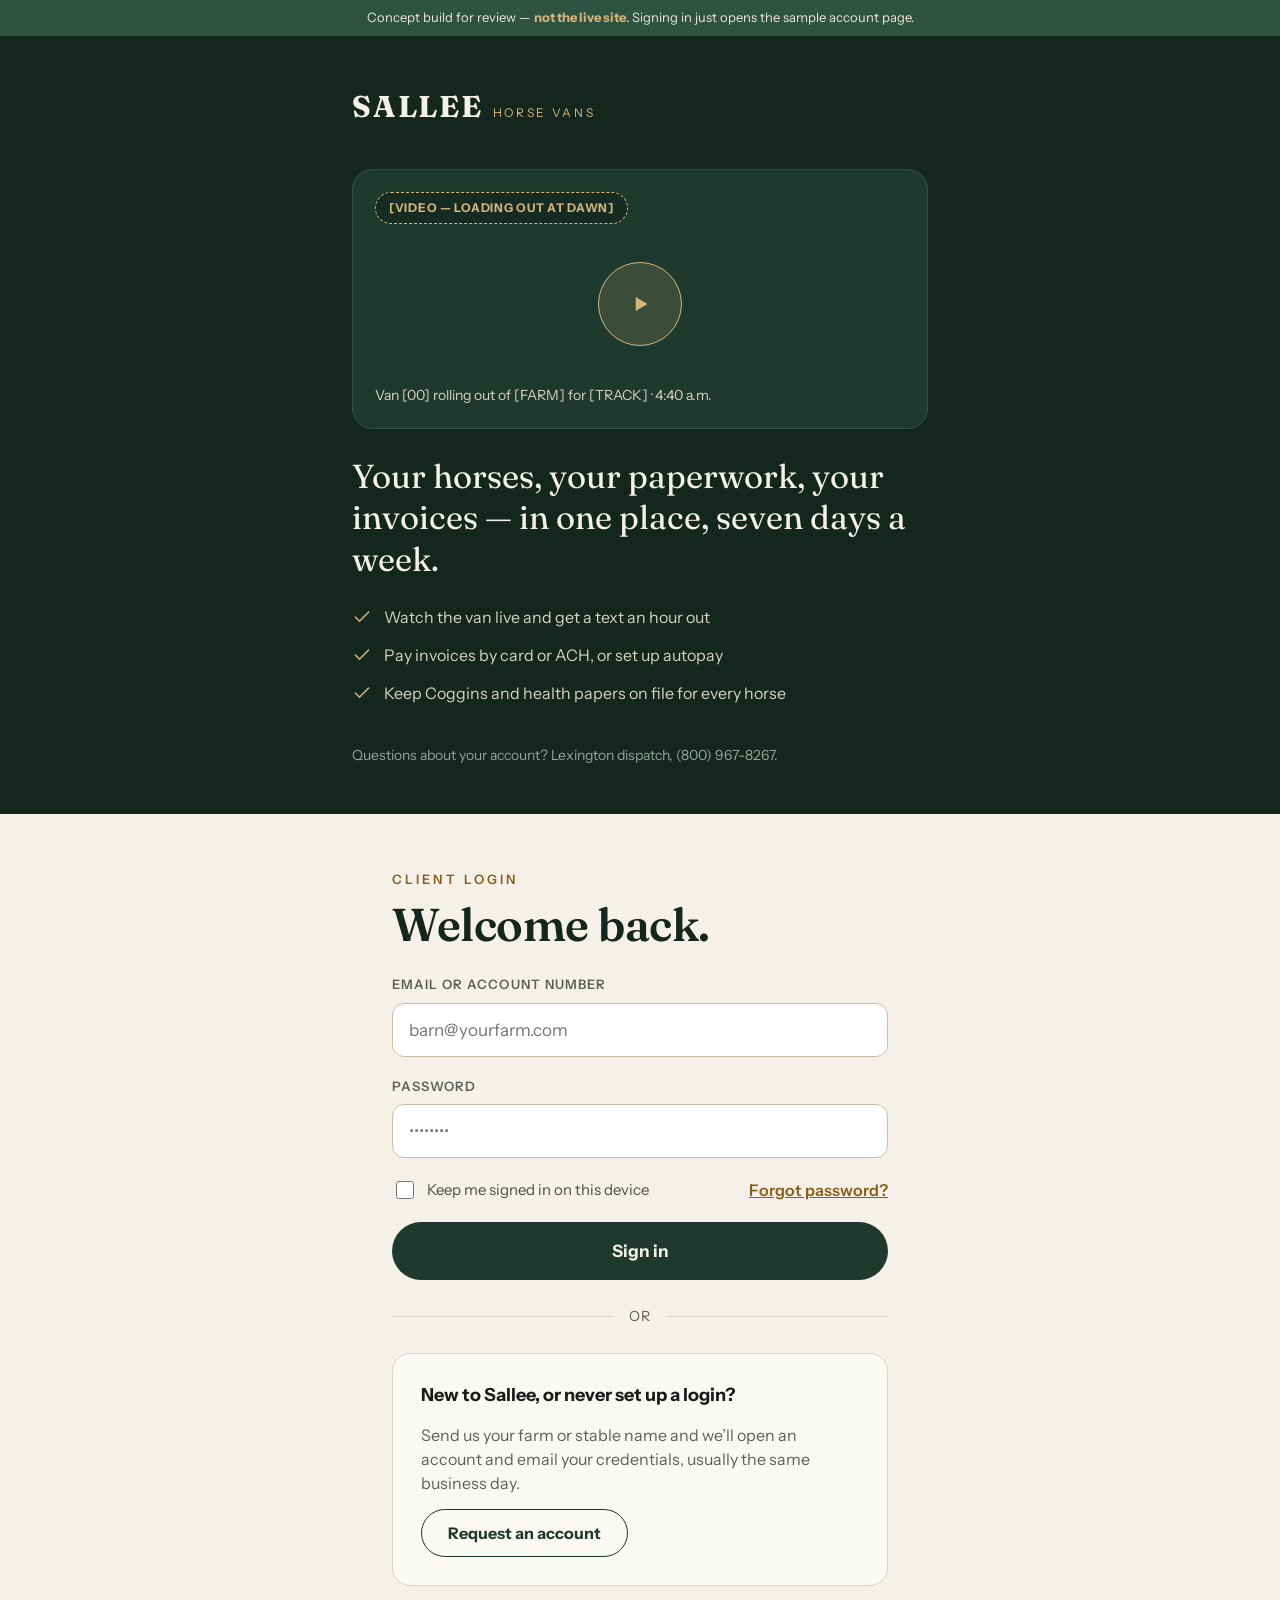
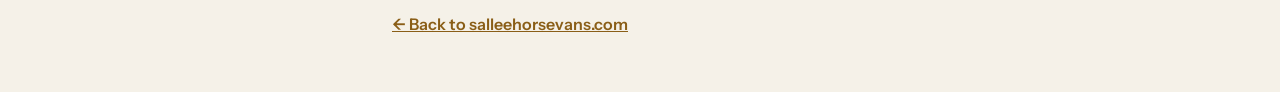
<file: login.html>
<!doctype html>
<html lang="en">
<head>
<meta charset="utf-8">
<meta name="viewport" content="width=device-width, initial-scale=1">
<title>Client sign in — Sallee Horse Vans</title>
<link rel="preconnect" href="https://fonts.googleapis.com">
<link rel="preconnect" href="https://fonts.gstatic.com" crossorigin>
<link href="https://fonts.googleapis.com/css2?family=Fraunces:opsz,wght@9..144,400;9..144,600;9..144,700&family=Instrument+Sans:wght@400;500;600;700&display=swap" rel="stylesheet">
<style>
/* Sallee Horse Vans — redesign concept
   Shared stylesheet. Colors, type and components for every page. */

:root {
  --ink: #1A1C1A;
  --body: #4A5048;
  --muted: #5B6159;
  --cream: #F5F1E8;
  --card: #FBF9F4;
  --line: #DDD5C4;
  --line-strong: #C9BFA9;
  --green: #1E3A2F;
  --dark: #14271F;
  --sage: #8FA898;
  --gold: #D6B679;
  --brass: #8A5E17;
  --brass-dark: #6B4710;
  --sand: #F3E6CC;
  --mint: #DCEBDF;
  --mint-ink: #1E5B3F;
  --plum: #EEDFE8;
  --plum-ink: #6B3A5A;
  --serif: Fraunces, Georgia, 'Times New Roman', serif;
  --sans: 'Instrument Sans', system-ui, -apple-system, 'Segoe UI', sans-serif;
  --wrap: 1280px;
}

* { box-sizing: border-box; }

html { scroll-behavior: smooth; }

body {
  margin: 0;
  font-family: var(--sans);
  background: var(--cream);
  color: var(--ink);
  font-size: 16px;
  line-height: 1.5;
  -webkit-font-smoothing: antialiased;
}

a { color: var(--brass); }
a:hover { color: var(--brass-dark); }

h1, h2, h3 { font-family: var(--serif); font-weight: 600; color: var(--dark); margin: 0; line-height: 1.08; }
h1 { font-size: clamp(40px, 5.4vw, 72px); letter-spacing: -0.01em; }
h2 { font-size: clamp(30px, 3.6vw, 48px); }
h3 { font-family: var(--sans); font-size: 21px; font-weight: 700; }
p { margin: 0; }

button, input, select, textarea { font-family: inherit; font-size: 16px; color: inherit; }

.wrap { width: 100%; max-width: var(--wrap); margin: 0 auto; padding: 0 32px; }
.stack { display: flex; flex-direction: column; }
.muted { color: var(--muted); }
.lead { font-size: 19px; line-height: 1.6; color: var(--body); }
.small { font-size: 14px; }
.center { text-align: center; }

.eyebrow {
  font-size: 13px; font-weight: 600; letter-spacing: 0.24em;
  text-transform: uppercase; color: var(--brass);
}
.eyebrow--gold { color: var(--gold); }

/* ---------- top bar + header ---------- */

.topbar {
  background: var(--dark); color: #D9D2C1; font-size: 13px;
}
.topbar .wrap { display: flex; align-items: center; justify-content: space-between; gap: 24px; min-height: 42px; flex-wrap: wrap; padding-top: 6px; padding-bottom: 6px; }
.topbar a { color: var(--cream); text-decoration: none; }
.topbar a:hover { text-decoration: underline; }
.topbar-group { display: flex; gap: 24px; align-items: center; flex-wrap: wrap; }

.site-header { background: var(--green); color: var(--cream); position: sticky; top: 0; z-index: 20; }
.site-header .wrap { display: flex; align-items: center; justify-content: space-between; gap: 24px; min-height: 84px; flex-wrap: wrap; }
.brand { display: flex; align-items: baseline; gap: 10px; text-decoration: none; color: var(--cream); }
.brand-mark { font-family: var(--serif); font-size: 30px; font-weight: 700; letter-spacing: 0.06em; }
.brand-sub { font-size: 12px; letter-spacing: 0.22em; text-transform: uppercase; color: var(--gold); }
.nav { display: flex; gap: 26px; align-items: center; font-size: 15px; font-weight: 500; flex-wrap: wrap; }
.nav a { color: var(--cream); text-decoration: none; }
.nav a:hover { color: var(--gold); }
.nav a.is-current { color: var(--gold); font-weight: 700; }

/* ---------- buttons ---------- */

.btn {
  display: inline-flex; align-items: center; justify-content: center; gap: 10px;
  min-height: 48px; padding: 0 26px; border-radius: 999px;
  font-size: 16px; font-weight: 700; text-decoration: none; cursor: pointer;
  border: 1px solid transparent; transition: filter .15s ease, background .15s ease;
}
.btn:hover { filter: brightness(1.06); }
.btn--gold { background: var(--gold); color: var(--dark); }
.btn--green { background: var(--green); color: var(--cream); }
.btn--dark { background: var(--dark); color: var(--cream); }
.btn--outline { background: transparent; color: var(--green); border-color: var(--green); }
.btn--ghost { background: transparent; color: var(--cream); border-color: var(--sage); }
.btn--quiet { background: transparent; color: var(--ink); border-color: var(--line); font-weight: 600; }
.btn--block { width: 100%; }
.btn--sm { min-height: 42px; padding: 0 20px; font-size: 15px; }
.btn--lg { min-height: 58px; padding: 0 34px; font-size: 17px; }

/* ---------- sections + surfaces ---------- */

section { padding: 72px 0; }
section.tight { padding: 40px 0; }
.band-green { background: var(--green); color: var(--cream); }
.band-dark { background: var(--dark); color: var(--cream); }
.band-card { background: var(--card); border-top: 1px solid var(--line); border-bottom: 1px solid var(--line); }
.band-gold { background: var(--gold); color: var(--dark); }
.band-green h1, .band-green h2, .band-dark h1, .band-dark h2 { color: var(--cream); }
.band-green .lead, .band-dark .lead { color: #D9D2C1; }

.card {
  background: var(--card); border: 1px solid var(--line); border-radius: 18px; padding: 28px;
  display: flex; flex-direction: column; gap: 14px;
}
.card--plain { background: var(--cream); }
.card--green { background: var(--green); color: var(--cream); border-color: var(--green); }
.card--dark { background: var(--dark); color: var(--cream); border-color: #2F5243; }
.card--green h3, .card--dark h3 { color: var(--cream); }
.card--dashed { background: transparent; border-style: dashed; border-color: var(--line-strong); }
a.card { text-decoration: none; color: var(--ink); }
a.card:hover { border-color: var(--brass); }
a.card--green:hover, a.card--dark:hover { border-color: var(--gold); }

.grid { display: grid; gap: 20px; }
.grid-2 { grid-template-columns: repeat(2, minmax(0, 1fr)); }
.grid-3 { grid-template-columns: repeat(3, minmax(0, 1fr)); }
.grid-4 { grid-template-columns: repeat(4, minmax(0, 1fr)); }
.split { display: grid; grid-template-columns: minmax(0, 1.5fr) minmax(0, 1fr); gap: 32px; align-items: start; }
.split--even { grid-template-columns: repeat(2, minmax(0, 1fr)); align-items: center; }
.row-between { display: flex; justify-content: space-between; align-items: flex-end; gap: 32px; flex-wrap: wrap; }
.row-center { display: flex; align-items: center; gap: 16px; flex-wrap: wrap; }

/* ---------- pills, chips, tags ---------- */

.tag {
  display: inline-flex; align-items: center; gap: 8px; align-self: flex-start;
  padding: 6px 13px; border-radius: 999px;
  font-size: 12px; font-weight: 700; letter-spacing: 0.06em; text-transform: uppercase;
  background: var(--sand); color: var(--brass-dark);
}
.tag--sale { background: var(--sand); color: var(--brass-dark); }
.tag--racing { background: var(--mint); color: var(--mint-ink); }
.tag--show { background: var(--plum); color: var(--plum-ink); }
.tag--gold { background: var(--gold); color: var(--dark); }
.tag--grey { background: #EDE7DA; color: var(--muted); }
.tag--alert { background: #F6DCDC; color: #8A2F2F; }
.tag--dashed { background: rgba(20,39,31,.72); color: var(--gold); border: 1px dashed var(--gold); }

.chip {
  min-height: 46px; padding: 0 20px; border-radius: 999px;
  background: #fff; color: var(--ink); border: 1px solid var(--line);
  font-size: 15px; font-weight: 600; cursor: pointer;
  display: inline-flex; align-items: center; gap: 9px;
}
.chip[aria-pressed="true"], .chip.is-on { background: var(--green); color: var(--cream); border-color: var(--green); }
.chip-dot { width: 10px; height: 10px; border-radius: 999px; background: var(--gold); }
.chip-row { display: flex; gap: 10px; flex-wrap: wrap; }
.chip--square { border-radius: 10px; min-width: 64px; justify-content: center; }

/* ---------- tabs ---------- */

.tabs { display: flex; gap: 6px; border-bottom: 1px solid var(--line); flex-wrap: wrap; }
.tab {
  padding: 16px 22px; border: 0; background: transparent; cursor: pointer;
  font-size: 17px; font-weight: 500; color: var(--muted);
  border-bottom: 3px solid transparent; margin-bottom: -1px;
}
.tab[aria-selected="true"] { color: var(--dark); font-weight: 700; border-bottom-color: var(--gold); }
.panel[hidden] { display: none; }

/* ---------- stats ---------- */

.stat { display: flex; flex-direction: column; gap: 6px; padding-left: 20px; border-left: 2px solid var(--gold); }
.stat-num { font-family: var(--serif); font-size: 46px; font-weight: 600; color: var(--green); line-height: 1; }
.stat-label { font-size: 15px; color: var(--muted); }
.card--green .stat-num, .card--dark .stat-num { color: var(--gold); }

/* ---------- forms ---------- */

.field { display: flex; flex-direction: column; gap: 8px; }
.field > span, .field > label { font-size: 13px; font-weight: 600; letter-spacing: 0.08em; text-transform: uppercase; color: var(--muted); }
.field input, .field select, .field textarea {
  min-height: 54px; padding: 14px 16px; border: 1px solid var(--line-strong);
  border-radius: 12px; background: #fff; font-size: 17px; color: var(--ink);
}
.field textarea { resize: vertical; line-height: 1.5; }
.field input:focus, .field select:focus, .field textarea:focus { outline: 2px solid var(--green); outline-offset: 1px; }
.check { display: flex; align-items: center; gap: 10px; font-size: 15px; color: var(--body); cursor: pointer; }
.check input { width: 18px; height: 18px; accent-color: var(--green); }
.quote-bar {
  background: var(--card); border-radius: 20px; padding: 24px;
  box-shadow: 0 18px 40px rgba(20,39,31,.16);
  display: grid; grid-template-columns: repeat(5, minmax(0, 1fr)); gap: 16px; align-items: end;
}
.dark-field input { background: var(--green); border-color: #2F5243; color: var(--cream); }
.dark-field > span { color: var(--sage); }

/* ---------- video placeholders ---------- */

.media {
  position: relative; background: var(--green); border: 1px solid #2F5243;
  border-radius: 20px; padding: 22px; color: var(--cream);
  display: flex; flex-direction: column; justify-content: space-between; gap: 18px;
  min-height: 240px;
}
.media--tall { min-height: 440px; }
.media-caption { font-family: var(--serif); font-size: 28px; }
.play {
  align-self: center; width: 84px; height: 84px; border-radius: 999px;
  border: 1px solid var(--gold); background: rgba(214,182,121,.16);
  display: flex; align-items: center; justify-content: center; cursor: pointer;
}
.play--sm { width: 48px; height: 48px; align-self: flex-start; border-color: var(--sage); background: rgba(143,168,152,.14); }
.play svg { fill: var(--gold); }
.play--sm svg { fill: var(--cream); }
.media-row { display: flex; align-items: center; gap: 16px; }

/* ---------- stall pips ---------- */

.stalls { display: flex; gap: 5px; flex-wrap: wrap; }
.stall { width: 20px; height: 30px; border-radius: 4px; background: var(--green); }
.stall--open { background: transparent; border: 1.5px dashed var(--brass); }

/* ---------- tables ---------- */

.table { border: 1px solid var(--line); border-radius: 16px; background: var(--card); overflow: hidden; }
.table-head, .table-row { display: grid; gap: 14px; align-items: center; padding: 16px 22px; }
.table-head {
  background: #F0EADD; font-size: 12px; font-weight: 700;
  letter-spacing: 0.08em; text-transform: uppercase; color: var(--muted);
}
.table-row { border-top: 1px solid #E6DECF; font-size: 15px; }
.table-row.is-selected { background: var(--sand); }

/* ---------- event list ---------- */

.event-row {
  width: 100%; text-align: left; cursor: pointer;
  background: var(--card); border: 1px solid var(--line); border-radius: 16px;
  padding: 14px 20px; display: flex; align-items: center; gap: 20px;
}
.event-row[aria-pressed="true"] { background: #FBF3E2; border-color: #B8862F; }
.event-date {
  width: 92px; flex-shrink: 0; padding: 8px 0; border-radius: 12px; background: var(--cream);
  display: flex; flex-direction: column; align-items: center; gap: 2px;
}
.event-mon { font-size: 12px; font-weight: 700; letter-spacing: .14em; color: var(--brass); }
.event-days { font-family: var(--serif); font-size: 22px; font-weight: 600; color: var(--dark); white-space: nowrap; }
.event-main { flex-grow: 1; display: flex; flex-direction: column; gap: 4px; }
.event-name { font-size: 18px; font-weight: 700; }

/* ---------- footer ---------- */

.site-footer { background: var(--dark); color: #D9D2C1; padding: 56px 0 40px; }
.site-footer a { color: #D9D2C1; }
.site-footer .wrap { display: flex; flex-direction: column; gap: 32px; }
.footer-cta {
  background: var(--green); border-radius: 18px; padding: 28px;
  display: flex; justify-content: space-between; align-items: center; gap: 24px; flex-wrap: wrap;
}
.footer-cta-title { font-family: var(--serif); font-size: 28px; color: var(--cream); }
.footer-bottom { display: flex; justify-content: space-between; gap: 24px; font-size: 14px; flex-wrap: wrap; }
.footer-links { display: flex; gap: 22px; flex-wrap: wrap; }

/* ---------- prototype banner ---------- */

.proto {
  background: #2F5243; color: #EDE7DA; font-size: 13px; text-align: center;
  padding: 8px 16px;
}
.proto strong { color: var(--gold); }

/* ---------- responsive ---------- */

@media (max-width: 1080px) {
  .grid-4 { grid-template-columns: repeat(2, minmax(0, 1fr)); }
  .quote-bar { grid-template-columns: repeat(2, minmax(0, 1fr)); }
  .split, .split--even { grid-template-columns: minmax(0, 1fr); }
}

@media (max-width: 820px) {
  section { padding: 48px 0; }
  .wrap { padding: 0 20px; }
  .grid-2, .grid-3, .grid-4 { grid-template-columns: minmax(0, 1fr); }
  .quote-bar { grid-template-columns: minmax(0, 1fr); }
  .site-header .wrap { min-height: 72px; padding-top: 12px; padding-bottom: 12px; }
  .nav { gap: 16px; font-size: 14px; }
  .event-row { flex-wrap: wrap; }
  .table-head { display: none; }
  .table-row { grid-template-columns: minmax(0, 1fr) !important; gap: 6px; }
  .media--tall { min-height: 320px; }
}

</style>
</head>
<body>

<div class="proto">Concept build for review — <strong>not the live site</strong>. Signing in just opens the sample account page.</div>

<main class="split--even" style="min-height: 100vh; gap: 0; align-items: stretch;">

  <div class="band-dark" style="padding: 48px 0; display: flex;">
    <div class="wrap stack" style="max-width: 640px; justify-content: space-between; gap: 40px;">
      <a class="brand" href="index.html">
        <span class="brand-mark">SALLEE</span>
        <span class="brand-sub">Horse Vans</span>
      </a>

      <div class="stack" style="gap: 26px;">
        <div class="media" style="min-height: 260px;">
          <span class="tag tag--dashed" data-play-note>[VIDEO — loading out at dawn]</span>
          <button class="play" type="button" data-play aria-label="Play the loading-out clip">
            <svg width="26" height="26" viewBox="0 0 24 24" aria-hidden="true"><path d="M8 5.5v13l11-6.5z"/></svg>
          </button>
          <span class="small" style="color: #D9D2C1;">Van [00] rolling out of [FARM] for [TRACK] · 4:40 a.m.</span>
        </div>

        <p style="font-family: var(--serif); font-size: clamp(24px, 2.6vw, 34px); line-height: 1.25; color: var(--cream);">Your horses, your paperwork, your invoices — in one place, seven days a week.</p>

        <div class="stack" style="gap: 14px;">
          <span class="row-center" style="gap: 12px; color: #D9D2C1;">
            <svg width="20" height="20" viewBox="0 0 24 24" fill="none" stroke="#D6B679" stroke-width="1.8" stroke-linecap="round" aria-hidden="true"><path d="M20 6L9 17l-5-5"/></svg>
            Watch the van live and get a text an hour out
          </span>
          <span class="row-center" style="gap: 12px; color: #D9D2C1;">
            <svg width="20" height="20" viewBox="0 0 24 24" fill="none" stroke="#D6B679" stroke-width="1.8" stroke-linecap="round" aria-hidden="true"><path d="M20 6L9 17l-5-5"/></svg>
            Pay invoices by card or ACH, or set up autopay
          </span>
          <span class="row-center" style="gap: 12px; color: #D9D2C1;">
            <svg width="20" height="20" viewBox="0 0 24 24" fill="none" stroke="#D6B679" stroke-width="1.8" stroke-linecap="round" aria-hidden="true"><path d="M20 6L9 17l-5-5"/></svg>
            Keep Coggins and health papers on file for every horse
          </span>
        </div>
      </div>

      <span class="small" style="color: var(--sage);">Questions about your account? Lexington dispatch, (800) 967-8267.</span>
    </div>
  </div>

  <div style="display: flex; align-items: center; padding: 56px 0;">
    <div class="wrap stack" style="max-width: 560px; gap: 26px;">
      <div class="stack" style="gap: 10px;">
        <span class="eyebrow">Client login</span>
        <h1 style="font-size: clamp(34px, 4vw, 46px);">Welcome back.</h1>
      </div>

      <form class="stack" style="gap: 20px;" action="account.html">
        <label class="field" for="login-email"><span>Email or account number</span>
          <input id="login-email" type="email" autocomplete="username" placeholder="barn@yourfarm.com">
        </label>
        <label class="field" for="login-password"><span>Password</span>
          <input id="login-password" type="password" autocomplete="current-password" placeholder="••••••••">
        </label>
        <div class="row-between" style="align-items: center;">
          <label class="check" for="login-remember">
            <input id="login-remember" type="checkbox"> Keep me signed in on this device
          </label>
          <a href="#reset" style="font-weight: 600;">Forgot password?</a>
        </div>
        <button class="btn btn--green btn--lg btn--block" type="submit">Sign in</button>
      </form>

      <div class="row-center" style="gap: 16px;">
        <span style="flex-grow: 1; height: 1px; background: var(--line);"></span>
        <span class="small muted" style="letter-spacing: .1em; text-transform: uppercase;">or</span>
        <span style="flex-grow: 1; height: 1px; background: var(--line);"></span>
      </div>

      <div class="card">
        <span style="font-size: 18px; font-weight: 700;">New to Sallee, or never set up a login?</span>
        <span class="muted">Send us your farm or stable name and we’ll open an account and email your credentials, usually the same business day.</span>
        <a class="btn btn--outline" style="align-self: flex-start;" href="planner.html">Request an account</a>
      </div>

      <a href="index.html" style="font-weight: 600;">← Back to salleehorsevans.com</a>
    </div>
  </div>
</main>

<script>
/* Sallee Horse Vans — redesign concept
   Shared behaviour: tabs, chip groups, placeholder video buttons. */

(function () {
  'use strict';

  /* Tabs: <div data-tabs> with buttons [data-tab] and panels [data-panel] */
  document.querySelectorAll('[data-tabs]').forEach(function (group) {
    var scope = document.querySelector(group.getAttribute('data-tabs')) || document;
    var tabs = group.querySelectorAll('[data-tab]');
    tabs.forEach(function (tab) {
      tab.addEventListener('click', function () {
        var name = tab.getAttribute('data-tab');
        tabs.forEach(function (t) {
          t.setAttribute('aria-selected', String(t === tab));
        });
        scope.querySelectorAll('[data-panel]').forEach(function (panel) {
          panel.hidden = panel.getAttribute('data-panel') !== name;
        });
      });
    });
  });

  /* Single-choice chip groups: <div data-choice="name"> with buttons */
  document.querySelectorAll('[data-choice]').forEach(function (group) {
    group.addEventListener('click', function (event) {
      var button = event.target.closest('button');
      if (!button || !group.contains(button)) { return; }
      group.querySelectorAll('button').forEach(function (b) {
        b.setAttribute('aria-pressed', String(b === button));
      });
      group.dispatchEvent(new CustomEvent('choice', {
        detail: { value: button.getAttribute('data-value') }
      }));
    });
  });

  /* Video placeholders — this is a concept build, so they just say so. */
  document.querySelectorAll('[data-play]').forEach(function (button) {
    button.addEventListener('click', function () {
      var note = button.closest('.media') || button.parentElement;
      var flag = note.querySelector('[data-play-note]');
      if (flag) {
        flag.textContent = 'Placeholder — drop the real clip in here.';
      }
    });
  });

  /* Forms in the concept never submit anywhere. */
  document.querySelectorAll('form[data-demo]').forEach(function (form) {
    form.addEventListener('submit', function (event) {
      event.preventDefault();
      var done = form.querySelector('[data-demo-note]');
      if (done) { done.hidden = false; }
    });
  });

  var year = document.querySelector('[data-year]');
  if (year) { year.textContent = new Date().getFullYear(); }
}());

</script>
</body>
</html>
</file>
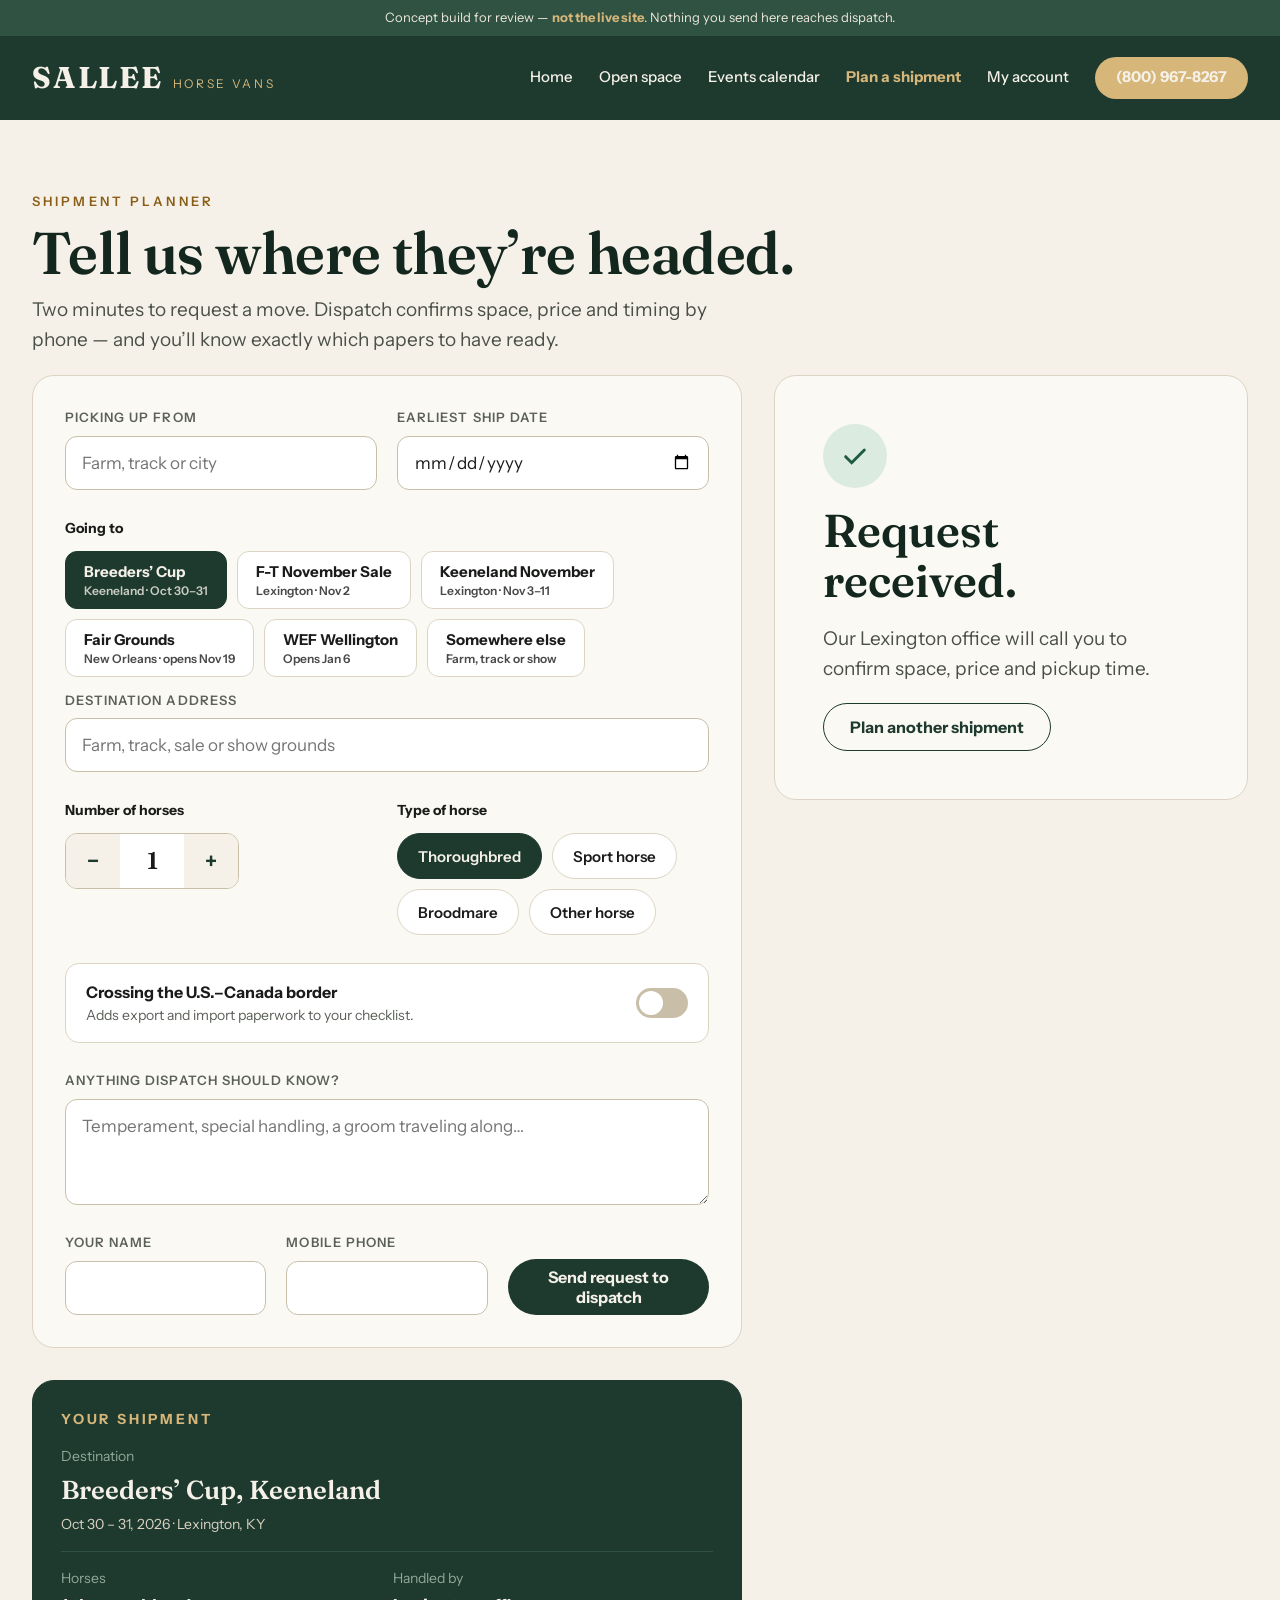
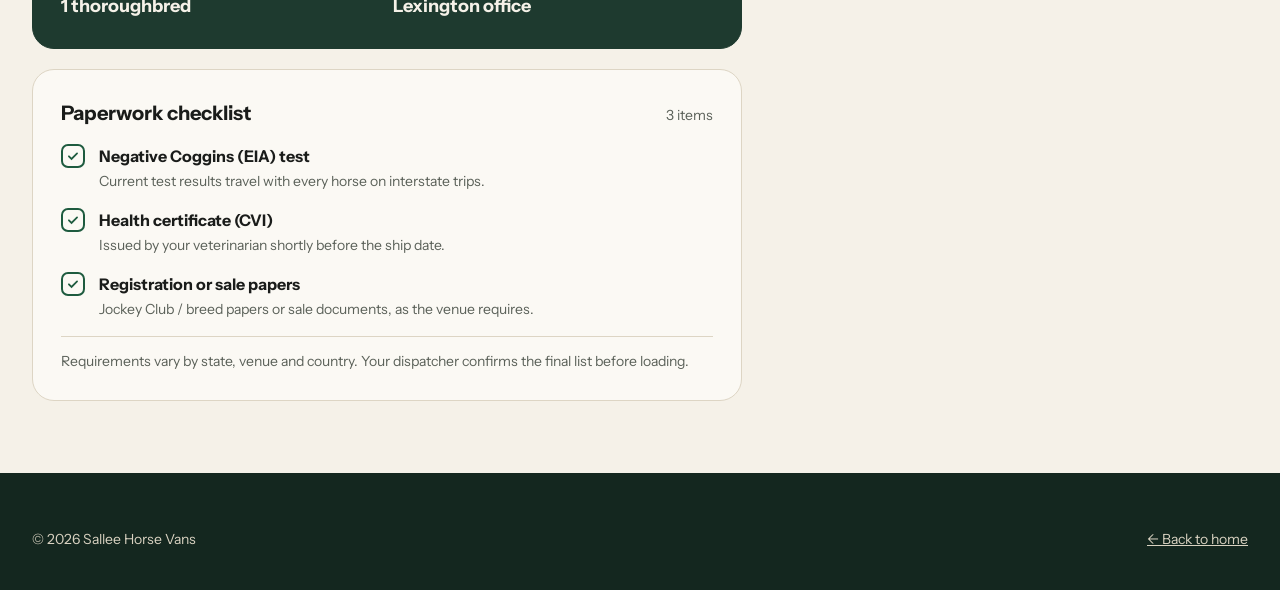
<file: planner.html>
<!doctype html>
<html lang="en">
<head>
<meta charset="utf-8">
<meta name="viewport" content="width=device-width, initial-scale=1">
<title>Plan a shipment — Sallee Horse Vans</title>
<link rel="preconnect" href="https://fonts.googleapis.com">
<link rel="preconnect" href="https://fonts.gstatic.com" crossorigin>
<link href="https://fonts.googleapis.com/css2?family=Fraunces:opsz,wght@9..144,400;9..144,600;9..144,700&family=Instrument+Sans:wght@400;500;600;700&display=swap" rel="stylesheet">
<style>
/* Sallee Horse Vans — redesign concept
   Shared stylesheet. Colors, type and components for every page. */

:root {
  --ink: #1A1C1A;
  --body: #4A5048;
  --muted: #5B6159;
  --cream: #F5F1E8;
  --card: #FBF9F4;
  --line: #DDD5C4;
  --line-strong: #C9BFA9;
  --green: #1E3A2F;
  --dark: #14271F;
  --sage: #8FA898;
  --gold: #D6B679;
  --brass: #8A5E17;
  --brass-dark: #6B4710;
  --sand: #F3E6CC;
  --mint: #DCEBDF;
  --mint-ink: #1E5B3F;
  --plum: #EEDFE8;
  --plum-ink: #6B3A5A;
  --serif: Fraunces, Georgia, 'Times New Roman', serif;
  --sans: 'Instrument Sans', system-ui, -apple-system, 'Segoe UI', sans-serif;
  --wrap: 1280px;
}

* { box-sizing: border-box; }

html { scroll-behavior: smooth; }

body {
  margin: 0;
  font-family: var(--sans);
  background: var(--cream);
  color: var(--ink);
  font-size: 16px;
  line-height: 1.5;
  -webkit-font-smoothing: antialiased;
}

a { color: var(--brass); }
a:hover { color: var(--brass-dark); }

h1, h2, h3 { font-family: var(--serif); font-weight: 600; color: var(--dark); margin: 0; line-height: 1.08; }
h1 { font-size: clamp(40px, 5.4vw, 72px); letter-spacing: -0.01em; }
h2 { font-size: clamp(30px, 3.6vw, 48px); }
h3 { font-family: var(--sans); font-size: 21px; font-weight: 700; }
p { margin: 0; }

button, input, select, textarea { font-family: inherit; font-size: 16px; color: inherit; }

.wrap { width: 100%; max-width: var(--wrap); margin: 0 auto; padding: 0 32px; }
.stack { display: flex; flex-direction: column; }
.muted { color: var(--muted); }
.lead { font-size: 19px; line-height: 1.6; color: var(--body); }
.small { font-size: 14px; }
.center { text-align: center; }

.eyebrow {
  font-size: 13px; font-weight: 600; letter-spacing: 0.24em;
  text-transform: uppercase; color: var(--brass);
}
.eyebrow--gold { color: var(--gold); }

/* ---------- top bar + header ---------- */

.topbar {
  background: var(--dark); color: #D9D2C1; font-size: 13px;
}
.topbar .wrap { display: flex; align-items: center; justify-content: space-between; gap: 24px; min-height: 42px; flex-wrap: wrap; padding-top: 6px; padding-bottom: 6px; }
.topbar a { color: var(--cream); text-decoration: none; }
.topbar a:hover { text-decoration: underline; }
.topbar-group { display: flex; gap: 24px; align-items: center; flex-wrap: wrap; }

.site-header { background: var(--green); color: var(--cream); position: sticky; top: 0; z-index: 20; }
.site-header .wrap { display: flex; align-items: center; justify-content: space-between; gap: 24px; min-height: 84px; flex-wrap: wrap; }
.brand { display: flex; align-items: baseline; gap: 10px; text-decoration: none; color: var(--cream); }
.brand-mark { font-family: var(--serif); font-size: 30px; font-weight: 700; letter-spacing: 0.06em; }
.brand-sub { font-size: 12px; letter-spacing: 0.22em; text-transform: uppercase; color: var(--gold); }
.nav { display: flex; gap: 26px; align-items: center; font-size: 15px; font-weight: 500; flex-wrap: wrap; }
.nav a { color: var(--cream); text-decoration: none; }
.nav a:hover { color: var(--gold); }
.nav a.is-current { color: var(--gold); font-weight: 700; }

/* ---------- buttons ---------- */

.btn {
  display: inline-flex; align-items: center; justify-content: center; gap: 10px;
  min-height: 48px; padding: 0 26px; border-radius: 999px;
  font-size: 16px; font-weight: 700; text-decoration: none; cursor: pointer;
  border: 1px solid transparent; transition: filter .15s ease, background .15s ease;
}
.btn:hover { filter: brightness(1.06); }
.btn--gold { background: var(--gold); color: var(--dark); }
.btn--green { background: var(--green); color: var(--cream); }
.btn--dark { background: var(--dark); color: var(--cream); }
.btn--outline { background: transparent; color: var(--green); border-color: var(--green); }
.btn--ghost { background: transparent; color: var(--cream); border-color: var(--sage); }
.btn--quiet { background: transparent; color: var(--ink); border-color: var(--line); font-weight: 600; }
.btn--block { width: 100%; }
.btn--sm { min-height: 42px; padding: 0 20px; font-size: 15px; }
.btn--lg { min-height: 58px; padding: 0 34px; font-size: 17px; }

/* ---------- sections + surfaces ---------- */

section { padding: 72px 0; }
section.tight { padding: 40px 0; }
.band-green { background: var(--green); color: var(--cream); }
.band-dark { background: var(--dark); color: var(--cream); }
.band-card { background: var(--card); border-top: 1px solid var(--line); border-bottom: 1px solid var(--line); }
.band-gold { background: var(--gold); color: var(--dark); }
.band-green h1, .band-green h2, .band-dark h1, .band-dark h2 { color: var(--cream); }
.band-green .lead, .band-dark .lead { color: #D9D2C1; }

.card {
  background: var(--card); border: 1px solid var(--line); border-radius: 18px; padding: 28px;
  display: flex; flex-direction: column; gap: 14px;
}
.card--plain { background: var(--cream); }
.card--green { background: var(--green); color: var(--cream); border-color: var(--green); }
.card--dark { background: var(--dark); color: var(--cream); border-color: #2F5243; }
.card--green h3, .card--dark h3 { color: var(--cream); }
.card--dashed { background: transparent; border-style: dashed; border-color: var(--line-strong); }
a.card { text-decoration: none; color: var(--ink); }
a.card:hover { border-color: var(--brass); }
a.card--green:hover, a.card--dark:hover { border-color: var(--gold); }

.grid { display: grid; gap: 20px; }
.grid-2 { grid-template-columns: repeat(2, minmax(0, 1fr)); }
.grid-3 { grid-template-columns: repeat(3, minmax(0, 1fr)); }
.grid-4 { grid-template-columns: repeat(4, minmax(0, 1fr)); }
.split { display: grid; grid-template-columns: minmax(0, 1.5fr) minmax(0, 1fr); gap: 32px; align-items: start; }
.split--even { grid-template-columns: repeat(2, minmax(0, 1fr)); align-items: center; }
.row-between { display: flex; justify-content: space-between; align-items: flex-end; gap: 32px; flex-wrap: wrap; }
.row-center { display: flex; align-items: center; gap: 16px; flex-wrap: wrap; }

/* ---------- pills, chips, tags ---------- */

.tag {
  display: inline-flex; align-items: center; gap: 8px; align-self: flex-start;
  padding: 6px 13px; border-radius: 999px;
  font-size: 12px; font-weight: 700; letter-spacing: 0.06em; text-transform: uppercase;
  background: var(--sand); color: var(--brass-dark);
}
.tag--sale { background: var(--sand); color: var(--brass-dark); }
.tag--racing { background: var(--mint); color: var(--mint-ink); }
.tag--show { background: var(--plum); color: var(--plum-ink); }
.tag--gold { background: var(--gold); color: var(--dark); }
.tag--grey { background: #EDE7DA; color: var(--muted); }
.tag--alert { background: #F6DCDC; color: #8A2F2F; }
.tag--dashed { background: rgba(20,39,31,.72); color: var(--gold); border: 1px dashed var(--gold); }

.chip {
  min-height: 46px; padding: 0 20px; border-radius: 999px;
  background: #fff; color: var(--ink); border: 1px solid var(--line);
  font-size: 15px; font-weight: 600; cursor: pointer;
  display: inline-flex; align-items: center; gap: 9px;
}
.chip[aria-pressed="true"], .chip.is-on { background: var(--green); color: var(--cream); border-color: var(--green); }
.chip-dot { width: 10px; height: 10px; border-radius: 999px; background: var(--gold); }
.chip-row { display: flex; gap: 10px; flex-wrap: wrap; }
.chip--square { border-radius: 10px; min-width: 64px; justify-content: center; }

/* ---------- tabs ---------- */

.tabs { display: flex; gap: 6px; border-bottom: 1px solid var(--line); flex-wrap: wrap; }
.tab {
  padding: 16px 22px; border: 0; background: transparent; cursor: pointer;
  font-size: 17px; font-weight: 500; color: var(--muted);
  border-bottom: 3px solid transparent; margin-bottom: -1px;
}
.tab[aria-selected="true"] { color: var(--dark); font-weight: 700; border-bottom-color: var(--gold); }
.panel[hidden] { display: none; }

/* ---------- stats ---------- */

.stat { display: flex; flex-direction: column; gap: 6px; padding-left: 20px; border-left: 2px solid var(--gold); }
.stat-num { font-family: var(--serif); font-size: 46px; font-weight: 600; color: var(--green); line-height: 1; }
.stat-label { font-size: 15px; color: var(--muted); }
.card--green .stat-num, .card--dark .stat-num { color: var(--gold); }

/* ---------- forms ---------- */

.field { display: flex; flex-direction: column; gap: 8px; }
.field > span, .field > label { font-size: 13px; font-weight: 600; letter-spacing: 0.08em; text-transform: uppercase; color: var(--muted); }
.field input, .field select, .field textarea {
  min-height: 54px; padding: 14px 16px; border: 1px solid var(--line-strong);
  border-radius: 12px; background: #fff; font-size: 17px; color: var(--ink);
}
.field textarea { resize: vertical; line-height: 1.5; }
.field input:focus, .field select:focus, .field textarea:focus { outline: 2px solid var(--green); outline-offset: 1px; }
.check { display: flex; align-items: center; gap: 10px; font-size: 15px; color: var(--body); cursor: pointer; }
.check input { width: 18px; height: 18px; accent-color: var(--green); }
.quote-bar {
  background: var(--card); border-radius: 20px; padding: 24px;
  box-shadow: 0 18px 40px rgba(20,39,31,.16);
  display: grid; grid-template-columns: repeat(5, minmax(0, 1fr)); gap: 16px; align-items: end;
}
.dark-field input { background: var(--green); border-color: #2F5243; color: var(--cream); }
.dark-field > span { color: var(--sage); }

/* ---------- video placeholders ---------- */

.media {
  position: relative; background: var(--green); border: 1px solid #2F5243;
  border-radius: 20px; padding: 22px; color: var(--cream);
  display: flex; flex-direction: column; justify-content: space-between; gap: 18px;
  min-height: 240px;
}
.media--tall { min-height: 440px; }
.media-caption { font-family: var(--serif); font-size: 28px; }
.play {
  align-self: center; width: 84px; height: 84px; border-radius: 999px;
  border: 1px solid var(--gold); background: rgba(214,182,121,.16);
  display: flex; align-items: center; justify-content: center; cursor: pointer;
}
.play--sm { width: 48px; height: 48px; align-self: flex-start; border-color: var(--sage); background: rgba(143,168,152,.14); }
.play svg { fill: var(--gold); }
.play--sm svg { fill: var(--cream); }
.media-row { display: flex; align-items: center; gap: 16px; }

/* ---------- stall pips ---------- */

.stalls { display: flex; gap: 5px; flex-wrap: wrap; }
.stall { width: 20px; height: 30px; border-radius: 4px; background: var(--green); }
.stall--open { background: transparent; border: 1.5px dashed var(--brass); }

/* ---------- tables ---------- */

.table { border: 1px solid var(--line); border-radius: 16px; background: var(--card); overflow: hidden; }
.table-head, .table-row { display: grid; gap: 14px; align-items: center; padding: 16px 22px; }
.table-head {
  background: #F0EADD; font-size: 12px; font-weight: 700;
  letter-spacing: 0.08em; text-transform: uppercase; color: var(--muted);
}
.table-row { border-top: 1px solid #E6DECF; font-size: 15px; }
.table-row.is-selected { background: var(--sand); }

/* ---------- event list ---------- */

.event-row {
  width: 100%; text-align: left; cursor: pointer;
  background: var(--card); border: 1px solid var(--line); border-radius: 16px;
  padding: 14px 20px; display: flex; align-items: center; gap: 20px;
}
.event-row[aria-pressed="true"] { background: #FBF3E2; border-color: #B8862F; }
.event-date {
  width: 92px; flex-shrink: 0; padding: 8px 0; border-radius: 12px; background: var(--cream);
  display: flex; flex-direction: column; align-items: center; gap: 2px;
}
.event-mon { font-size: 12px; font-weight: 700; letter-spacing: .14em; color: var(--brass); }
.event-days { font-family: var(--serif); font-size: 22px; font-weight: 600; color: var(--dark); white-space: nowrap; }
.event-main { flex-grow: 1; display: flex; flex-direction: column; gap: 4px; }
.event-name { font-size: 18px; font-weight: 700; }

/* ---------- footer ---------- */

.site-footer { background: var(--dark); color: #D9D2C1; padding: 56px 0 40px; }
.site-footer a { color: #D9D2C1; }
.site-footer .wrap { display: flex; flex-direction: column; gap: 32px; }
.footer-cta {
  background: var(--green); border-radius: 18px; padding: 28px;
  display: flex; justify-content: space-between; align-items: center; gap: 24px; flex-wrap: wrap;
}
.footer-cta-title { font-family: var(--serif); font-size: 28px; color: var(--cream); }
.footer-bottom { display: flex; justify-content: space-between; gap: 24px; font-size: 14px; flex-wrap: wrap; }
.footer-links { display: flex; gap: 22px; flex-wrap: wrap; }

/* ---------- prototype banner ---------- */

.proto {
  background: #2F5243; color: #EDE7DA; font-size: 13px; text-align: center;
  padding: 8px 16px;
}
.proto strong { color: var(--gold); }

/* ---------- responsive ---------- */

@media (max-width: 1080px) {
  .grid-4 { grid-template-columns: repeat(2, minmax(0, 1fr)); }
  .quote-bar { grid-template-columns: repeat(2, minmax(0, 1fr)); }
  .split, .split--even { grid-template-columns: minmax(0, 1fr); }
}

@media (max-width: 820px) {
  section { padding: 48px 0; }
  .wrap { padding: 0 20px; }
  .grid-2, .grid-3, .grid-4 { grid-template-columns: minmax(0, 1fr); }
  .quote-bar { grid-template-columns: minmax(0, 1fr); }
  .site-header .wrap { min-height: 72px; padding-top: 12px; padding-bottom: 12px; }
  .nav { gap: 16px; font-size: 14px; }
  .event-row { flex-wrap: wrap; }
  .table-head { display: none; }
  .table-row { grid-template-columns: minmax(0, 1fr) !important; gap: 6px; }
  .media--tall { min-height: 320px; }
}

</style>
</head>
<body>

<div class="proto">Concept build for review — <strong>not the live site</strong>. Nothing you send here reaches dispatch.</div>

<header class="site-header">
  <div class="wrap">
    <a class="brand" href="index.html">
      <span class="brand-mark">SALLEE</span>
      <span class="brand-sub">Horse Vans</span>
    </a>
    <nav class="nav">
      <a href="index.html">Home</a>
      <a href="availability.html">Open space</a>
      <a href="calendar.html">Events calendar</a>
      <a class="is-current" href="planner.html">Plan a shipment</a>
      <a href="account.html">My account</a>
      <a class="btn btn--gold btn--sm" href="tel:+18009678267">(800) 967-8267</a>
    </nav>
  </div>
</header>

<section style="padding-bottom: 20px;">
  <div class="wrap stack" style="gap: 10px;">
    <span class="eyebrow">Shipment planner</span>
    <h1 style="font-size: clamp(36px, 4.6vw, 60px);">Tell us where they’re headed.</h1>
    <p class="lead" style="max-width: 720px;">Two minutes to request a move. Dispatch confirms space, price and timing by phone — and you’ll know exactly which papers to have ready.</p>
  </div>
</section>

<section style="padding-top: 0;">
  <div class="wrap split" style="gap: 32px;">

    <div class="card" style="border-radius: 22px; padding: 32px; gap: 28px;" id="planner-form">
      <div class="grid grid-2">
        <label class="field"><span>Picking up from</span><input type="text" placeholder="Farm, track or city"></label>
        <label class="field"><span>Earliest ship date</span><input type="date"></label>
      </div>

      <fieldset style="margin: 0; padding: 0; border: 0;" class="stack">
        <legend style="padding: 0; margin-bottom: 12px; font-size: 14px; font-weight: 700;">Going to</legend>
        <div class="chip-row" data-choice="dest" id="dest-chips"></div>
        <label class="field" id="other-dest" hidden style="margin-top: 14px;">
          <span>Destination address</span>
          <input type="text" placeholder="Farm, track, sale or show grounds">
        </label>
      </fieldset>

      <div class="grid grid-2">
        <div class="stack" style="gap: 12px;">
          <span style="font-size: 14px; font-weight: 700;" id="horses-label">Number of horses</span>
          <div role="group" aria-labelledby="horses-label" style="display: flex; align-self: flex-start; border: 1px solid var(--line-strong); border-radius: 12px; background: #fff; overflow: hidden;">
            <button type="button" id="horse-minus" aria-label="One fewer horse" style="width: 54px; height: 54px; border: 0; background: var(--cream); font-size: 22px; font-weight: 700; color: var(--green); cursor: pointer;">−</button>
            <span id="horse-count" style="width: 64px; display: flex; align-items: center; justify-content: center; font-family: var(--serif); font-size: 24px; font-weight: 600;">1</span>
            <button type="button" id="horse-plus" aria-label="One more horse" style="width: 54px; height: 54px; border: 0; background: var(--cream); font-size: 22px; font-weight: 700; color: var(--green); cursor: pointer;">+</button>
          </div>
        </div>
        <div class="stack" style="gap: 12px;">
          <span style="font-size: 14px; font-weight: 700;">Type of horse</span>
          <div class="chip-row" data-choice="kind" role="group" aria-label="Type of horse">
            <button class="chip" type="button" data-value="Thoroughbred" aria-pressed="true">Thoroughbred</button>
            <button class="chip" type="button" data-value="sport horse" aria-pressed="false">Sport horse</button>
            <button class="chip" type="button" data-value="broodmare" aria-pressed="false">Broodmare</button>
            <button class="chip" type="button" data-value="horse" aria-pressed="false">Other horse</button>
          </div>
        </div>
      </div>

      <button type="button" id="border-toggle" aria-pressed="false"
        style="padding: 18px 20px; border-radius: 14px; border: 1px solid var(--line); background: #fff; cursor: pointer; display: flex; align-items: center; justify-content: space-between; gap: 16px; text-align: left;">
        <span class="stack" style="gap: 4px;">
          <span style="font-size: 16px; font-weight: 700;">Crossing the U.S.–Canada border</span>
          <span class="small muted">Adds export and import paperwork to your checklist.</span>
        </span>
        <span id="border-track" style="width: 52px; height: 30px; flex-shrink: 0; border-radius: 999px; padding: 3px; display: flex; justify-content: flex-start; background: var(--line-strong);">
          <span style="width: 24px; height: 24px; border-radius: 999px; background: #fff;"></span>
        </span>
      </button>

      <label class="field"><span>Anything dispatch should know?</span>
        <textarea rows="3" placeholder="Temperament, special handling, a groom traveling along…"></textarea>
      </label>

      <div class="grid grid-3" style="align-items: end;">
        <label class="field"><span>Your name</span><input type="text" autocomplete="name"></label>
        <label class="field"><span>Mobile phone</span><input type="tel" autocomplete="tel"></label>
        <button class="btn btn--green" type="button" id="send-request" style="height: 56px;">Send request to dispatch</button>
      </div>
    </div>

    <div class="card" id="planner-done" hidden style="border-radius: 22px; padding: 48px; gap: 18px; align-items: flex-start;">
      <span style="width: 64px; height: 64px; border-radius: 999px; background: var(--mint); display: flex; align-items: center; justify-content: center;">
        <svg width="32" height="32" viewBox="0 0 24 24" fill="none" stroke="#1E5B3F" stroke-width="2.2" stroke-linecap="round" aria-hidden="true"><path d="M5 12.5l4.5 4.5L19 7.5"/></svg>
      </span>
      <h2>Request received.</h2>
      <p class="lead" style="max-width: 620px;" id="done-text">Our Lexington office will call you to confirm space, price and pickup time.</p>
      <button class="btn btn--outline" type="button" id="plan-again">Plan another shipment</button>
    </div>

    <aside class="stack" style="gap: 20px;" aria-label="Your shipment">
      <div class="card card--green" style="border-radius: 22px; gap: 16px;">
        <span class="small" style="letter-spacing: .2em; text-transform: uppercase; color: var(--gold); font-weight: 700;">Your shipment</span>
        <div class="stack" style="gap: 4px;">
          <span class="small" style="color: var(--sage);">Destination</span>
          <span style="font-family: var(--serif); font-size: 26px; font-weight: 600;" id="sum-dest">Breeders’ Cup, Keeneland</span>
          <span class="small" style="color: #D9D2C1;" id="sum-when">Oct 30 – 31, 2026 · Lexington, KY</span>
        </div>
        <div class="grid grid-2" style="padding-top: 16px; border-top: 1px solid #2F5243; gap: 12px;">
          <div class="stack" style="gap: 4px;">
            <span class="small" style="color: var(--sage);">Horses</span>
            <span style="font-size: 18px; font-weight: 700;" id="sum-horses">1 Thoroughbred</span>
          </div>
          <div class="stack" style="gap: 4px;">
            <span class="small" style="color: var(--sage);">Handled by</span>
            <span style="font-size: 18px; font-weight: 700;" id="sum-office">Lexington office</span>
          </div>
        </div>
      </div>

      <div class="card" style="border-radius: 22px; gap: 16px;">
        <div class="row-between" style="align-items: baseline;">
          <span style="font-size: 20px; font-weight: 700;">Paperwork checklist</span>
          <span class="small muted" id="doc-count">3 items</span>
        </div>
        <div class="stack" style="gap: 16px;" id="doc-list"></div>
        <p class="small muted" style="padding-top: 14px; border-top: 1px solid var(--line);">Requirements vary by state, venue and country. Your dispatcher confirms the final list before loading.</p>
      </div>
    </aside>
  </div>
</section>

<footer class="site-footer">
  <div class="wrap">
    <div class="footer-bottom">
      <span>© <span data-year>2026</span> Sallee Horse Vans</span>
      <div class="footer-links"><a href="index.html">← Back to home</a></div>
    </div>
  </div>
</footer>

<script>
/* Sallee Horse Vans — redesign concept
   Shared behaviour: tabs, chip groups, placeholder video buttons. */

(function () {
  'use strict';

  /* Tabs: <div data-tabs> with buttons [data-tab] and panels [data-panel] */
  document.querySelectorAll('[data-tabs]').forEach(function (group) {
    var scope = document.querySelector(group.getAttribute('data-tabs')) || document;
    var tabs = group.querySelectorAll('[data-tab]');
    tabs.forEach(function (tab) {
      tab.addEventListener('click', function () {
        var name = tab.getAttribute('data-tab');
        tabs.forEach(function (t) {
          t.setAttribute('aria-selected', String(t === tab));
        });
        scope.querySelectorAll('[data-panel]').forEach(function (panel) {
          panel.hidden = panel.getAttribute('data-panel') !== name;
        });
      });
    });
  });

  /* Single-choice chip groups: <div data-choice="name"> with buttons */
  document.querySelectorAll('[data-choice]').forEach(function (group) {
    group.addEventListener('click', function (event) {
      var button = event.target.closest('button');
      if (!button || !group.contains(button)) { return; }
      group.querySelectorAll('button').forEach(function (b) {
        b.setAttribute('aria-pressed', String(b === button));
      });
      group.dispatchEvent(new CustomEvent('choice', {
        detail: { value: button.getAttribute('data-value') }
      }));
    });
  });

  /* Video placeholders — this is a concept build, so they just say so. */
  document.querySelectorAll('[data-play]').forEach(function (button) {
    button.addEventListener('click', function () {
      var note = button.closest('.media') || button.parentElement;
      var flag = note.querySelector('[data-play-note]');
      if (flag) {
        flag.textContent = 'Placeholder — drop the real clip in here.';
      }
    });
  });

  /* Forms in the concept never submit anywhere. */
  document.querySelectorAll('form[data-demo]').forEach(function (form) {
    form.addEventListener('submit', function (event) {
      event.preventDefault();
      var done = form.querySelector('[data-demo-note]');
      if (done) { done.hidden = false; }
    });
  });

  var year = document.querySelector('[data-year]');
  if (year) { year.textContent = new Date().getFullYear(); }
}());

</script>
<script>
(function () {
  'use strict';

  var dests = [
    { key: 'bc', label: 'Breeders’ Cup', sub: 'Keeneland · Oct 30–31', name: 'Breeders’ Cup, Keeneland', when: 'Oct 30 – 31, 2026 · Lexington, KY', office: 'Lexington' },
    { key: 'ftnov', label: 'F-T November Sale', sub: 'Lexington · Nov 2', name: 'Fasig-Tipton November Sale', when: 'Nov 2, 2026 · Lexington, KY', office: 'Lexington' },
    { key: 'keenov', label: 'Keeneland November', sub: 'Lexington · Nov 3–11', name: 'Keeneland November Breeding Stock Sale', when: 'Nov 3 – 11, 2026 · Lexington, KY', office: 'Lexington' },
    { key: 'fg', label: 'Fair Grounds', sub: 'New Orleans · opens Nov 19', name: 'Fair Grounds Race Course', when: 'Meet opens Nov 19, 2026 · New Orleans, LA', office: 'Lexington' },
    { key: 'wef', label: 'WEF Wellington', sub: 'Opens Jan 6', name: 'Winter Equestrian Festival', when: 'Jan 6 – Apr 4, 2027 · Wellington, FL', office: 'Ocala' },
    { key: 'other', label: 'Somewhere else', sub: 'Farm, track or show', name: 'Your destination', when: 'Address to confirm with dispatch', office: 'Lexington' }
  ];
  var phones = { Lexington: '(859) 255-9406', Ocala: '(352) 622-2514', Elmont: '(516) 697-4513' };

  var state = { dest: 'bc', horses: 1, kind: 'Thoroughbred', border: false };

  var chipWrap = document.getElementById('dest-chips');
  dests.forEach(function (d) {
    var button = document.createElement('button');
    button.type = 'button';
    button.className = 'chip';
    button.style.flexDirection = 'column';
    button.style.alignItems = 'flex-start';
    button.style.gap = '2px';
    button.style.padding = '10px 18px';
    button.style.borderRadius = '12px';
    button.setAttribute('data-value', d.key);
    button.setAttribute('aria-pressed', String(d.key === state.dest));
    button.innerHTML = '<span style="font-size:15px;font-weight:700;"></span><span style="font-size:12px;opacity:.8;"></span>';
    button.children[0].textContent = d.label;
    button.children[1].textContent = d.sub;
    chipWrap.appendChild(button);
  });

  function currentDest() {
    return dests.filter(function (d) { return d.key === state.dest; })[0] || dests[0];
  }

  function horsesLabel() {
    var word = state.kind.toLowerCase();
    return state.horses + ' ' + word + (state.horses === 1 ? '' : 's');
  }

  function render() {
    var d = currentDest();
    document.getElementById('sum-dest').textContent = d.name;
    document.getElementById('sum-when').textContent = d.when;
    document.getElementById('sum-office').textContent = d.office + ' office';
    document.getElementById('sum-horses').textContent = horsesLabel();
    document.getElementById('horse-count').textContent = state.horses;
    document.getElementById('other-dest').hidden = state.dest !== 'other';

    var track = document.getElementById('border-track');
    track.style.background = state.border ? 'var(--green)' : 'var(--line-strong)';
    track.style.justifyContent = state.border ? 'flex-end' : 'flex-start';
    document.getElementById('border-toggle').setAttribute('aria-pressed', String(state.border));

    var docs = [
      { title: 'Negative Coggins (EIA) test', note: 'Current test results travel with every horse on interstate trips.', color: '#1E5B3F' },
      { title: 'Health certificate (CVI)', note: 'Issued by your veterinarian shortly before the ship date.', color: '#1E5B3F' },
      { title: 'Registration or sale papers', note: 'Jockey Club / breed papers or sale documents, as the venue requires.', color: '#1E5B3F' }
    ];
    if (state.border) {
      docs.push({ title: 'USDA-endorsed export health certificate', note: 'Needed for horses leaving the U.S. for Canada; your vet starts the process.', color: '#8A5E17' });
      docs.push({ title: 'Canadian (CFIA) entry requirements', note: 'Dispatch coordinates border timing and broker paperwork with you.', color: '#8A5E17' });
    }

    document.getElementById('doc-count').textContent = docs.length + ' items';
    var list = document.getElementById('doc-list');
    list.innerHTML = '';
    docs.forEach(function (doc) {
      var row = document.createElement('div');
      row.style.display = 'flex';
      row.style.gap = '14px';
      row.style.alignItems = 'flex-start';
      row.innerHTML =
        '<span style="width:24px;height:24px;flex-shrink:0;border-radius:7px;border:2px solid ' + doc.color + ';display:flex;align-items:center;justify-content:center;">' +
        '<svg width="14" height="14" viewBox="0 0 24 24" fill="none" stroke="' + doc.color + '" stroke-width="3" stroke-linecap="round"><path d="M5 12.5l4.5 4.5L19 7.5"/></svg></span>' +
        '<span style="display:flex;flex-direction:column;gap:3px;">' +
        '<span class="doc-title" style="font-weight:700;"></span>' +
        '<span class="doc-note small muted"></span></span>';
      row.querySelector('.doc-title').textContent = doc.title;
      row.querySelector('.doc-note').textContent = doc.note;
      list.appendChild(row);
    });
  }

  chipWrap.addEventListener('choice', function (event) { state.dest = event.detail.value; render(); });
  document.querySelector('[data-choice="kind"]').addEventListener('choice', function (event) { state.kind = event.detail.value; render(); });
  document.getElementById('horse-plus').addEventListener('click', function () { state.horses = Math.min(state.horses + 1, 12); render(); });
  document.getElementById('horse-minus').addEventListener('click', function () { state.horses = Math.max(state.horses - 1, 1); render(); });
  document.getElementById('border-toggle').addEventListener('click', function () { state.border = !state.border; render(); });

  document.getElementById('send-request').addEventListener('click', function () {
    var d = currentDest();
    document.getElementById('done-text').textContent =
      'Our ' + d.office + ' office will call you to confirm space, price and pickup time for ' +
      horsesLabel() + ' to ' + d.name + '. Need us sooner? Call ' + phones[d.office] + '.';
    document.getElementById('planner-form').hidden = true;
    document.getElementById('planner-done').hidden = false;
    window.scrollTo({ top: 0, behavior: 'smooth' });
  });
  document.getElementById('plan-again').addEventListener('click', function () {
    document.getElementById('planner-done').hidden = true;
    document.getElementById('planner-form').hidden = false;
  });

  render();
}());
</script>
</body>
</html>
</file>
